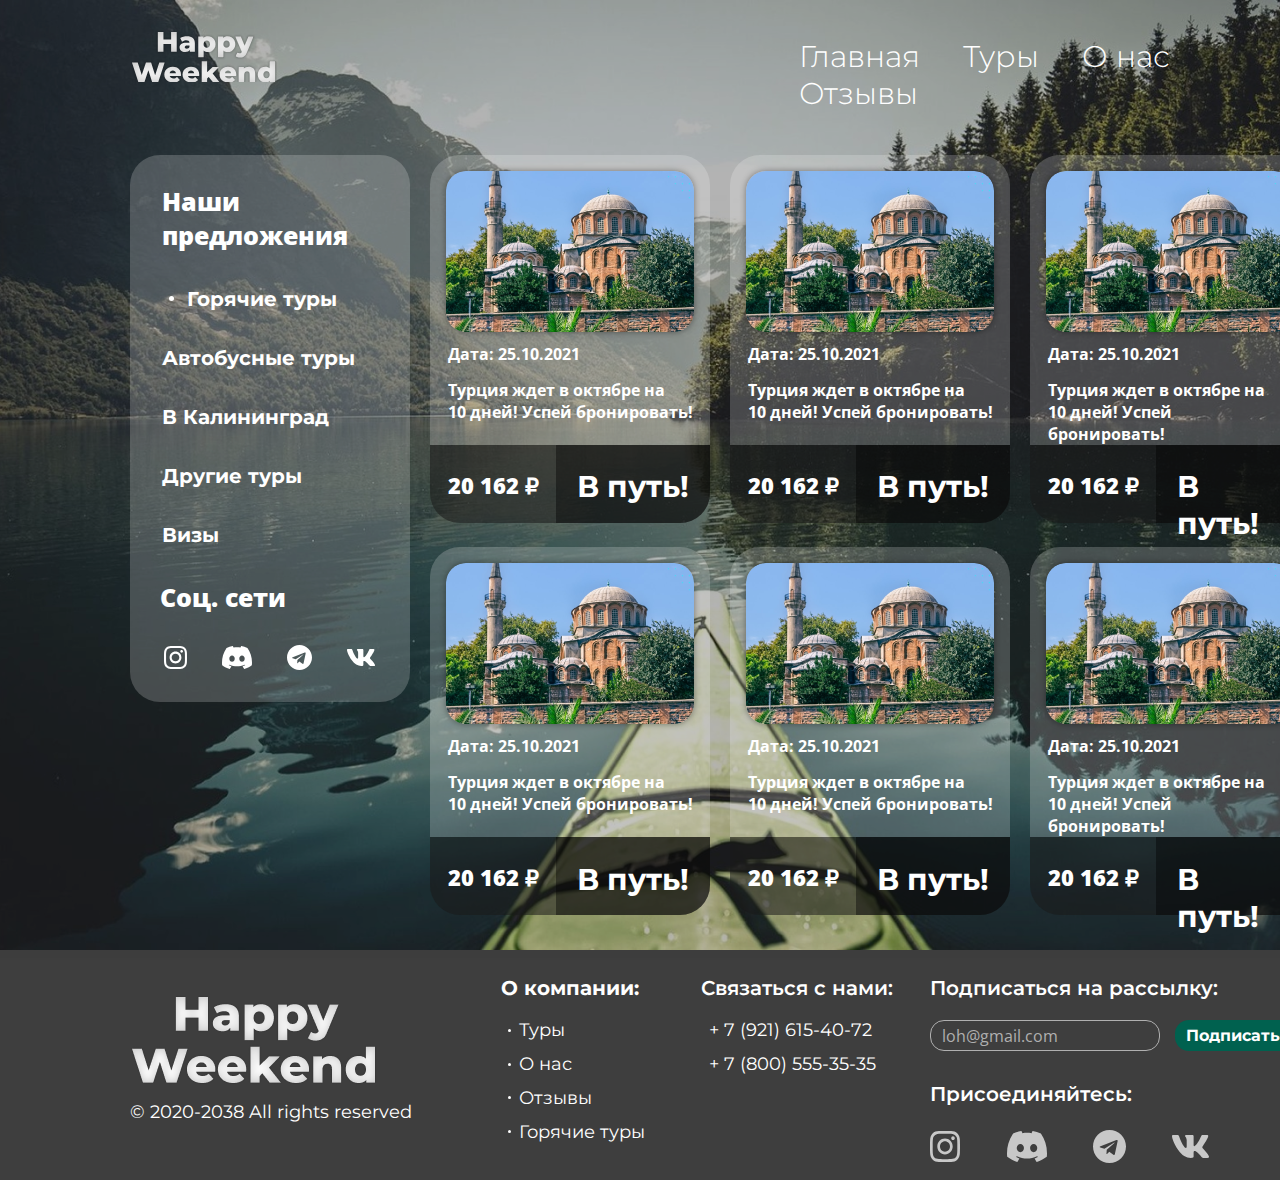
<file: tur_g1.html>
<!DOCTYPE html>
<html lang="ru">
<head>
    <meta charset="UTF-8">
    <meta http-equiv="X-UA-Compatible" content="IE=edge">
    <meta name="viewport" content="width=device-width, initial-scale=1.0">
    <title>Happy Weekend</title>
    <link rel="stylesheet" href="css/tur_g1.css">
    <link rel="preconnect" href="https://fonts.googleapis.com">
    <link rel="preconnect" href="https://fonts.gstatic.com" crossorigin>
    <link href="https://fonts.googleapis.com/css2?family=Montserrat:wght@100;200;300;400;500;600;700;800;900&family=Open+Sans:wght@300;400;500;600;700;800&display=swap" rel="stylesheet">
</head>
<body>
    <div class="main-bg"></div>
    <div class="main-bg2"><img src="img/turi/main-bg2.png" alt=""></div>
    <div class="main-bg3"><img src="img/glav/bg-phone.png" alt=""></div>
    <div class="footer-bg"></div>
    <div class="sub-footer-bg"></div>
    <header>
        <a href="index.html">
            <div class="header-logo"></div>
        </a>
        <a href="index.html">
            <div class="header-logo-phone"><img src="img/glav/logo-phone.png" alt=""></div>
        </a>
        <div class="menu-burger"><img src="img/glav/menu.png" alt=""></div>
        <div class="header-link">
            <a href="index.html">
                Главная
            </a>
            <a href="#">
                Туры
            </a>
            <a href="o_nas.html">
                О нас 
            </a>
            <a href="#">
                Отзывы
            </a>
        </div>
    </header>
    <section>
        <div class="uslugi">
            <div>
                <a  class="uslug1 usl1" href="turciya.html">
                    <div class="bg-usluga1"></div>
                    <img class="img-uslug1-phone" src="img/glav/img-phone.png" alt="">
                    <img class="img-uslug1" src="img/turi/img-usluga.png" alt="">
                    <div class="bg-cena1"></div>
                    <div class="sub-bg-cena1"></div>
                    <h1>
                        Дата: 25.10.2021
                    </h1>
                    <p>
                        Турция ждет в октябре на <br>
                        10 дней! Успей бронировать!
                    </p>
                    <h2>
                        20 162 ₽
                    </h2>
                    <h3>
                        В путь!
                    </h3>
                </a>
                <a class="uslug1 usl2" href="turciya.html">
                    <div class="bg-usluga1"></div>
                    <img class="img-uslug1-phone" src="img/glav/img-phone.png" alt="">
                    <img class="img-uslug1" src="img/turi/img-usluga.png" alt="">
                    <div class="bg-cena1"></div>
                    <div class="sub-bg-cena1"></div>
                    <h1>
                        Дата: 25.10.2021
                    </h1>
                    <p>
                        Турция ждет в октябре на <br>
                        10 дней! Успей бронировать!
                    </p>
                    <h2>
                        20 162 ₽
                    </h2>
                    <h3>
                        В путь!
                    </h3>
                </a>
                <a class="uslug1 usl3" href="turciya.html">
                    <div class="bg-usluga1"></div>
                    <img class="img-uslug1-phone" src="img/glav/img-phone.png" alt="">
                    <img class="img-uslug1" src="img/turi/img-usluga.png" alt="">
                    <div class="bg-cena1"></div>
                    <div class="sub-bg-cena1"></div>
                    <h1>
                        Дата: 25.10.2021
                    </h1>
                    <p>
                        Турция ждет в октябре на <br>
                        10 дней! Успей бронировать!
                    </p>
                    <h2>
                        20 162 ₽
                    </h2>
                    <h3>
                        В путь!
                    </h3>
                </a>
                <a class="uslug1 usl4" href="turciya.html">
                    <div class="bg-usluga1"></div>
                    <img class="img-uslug1-phone" src="img/glav/img-phone.png" alt="">
                    <img class="img-uslug1" src="img/turi/img-usluga.png" alt="">
                    <div class="bg-cena1"></div>
                    <div class="sub-bg-cena1"></div>
                    <h1>
                        Дата: 25.10.2021
                    </h1>
                    <p>
                        Турция ждет в октябре на <br>
                        10 дней! Успей бронировать!
                    </p>
                    <h2>
                        20 162 ₽
                    </h2>
                    <h3>
                        В путь!
                    </h3>
                </a>
                <a class="uslug1 usl5" href="turciya.html">
                    <div class="bg-usluga1"></div>
                    <img class="img-uslug1" src="img/turi/img-usluga.png" alt="">
                    <div class="bg-cena1"></div>
                    <div class="sub-bg-cena1"></div>
                    <h1>
                        Дата: 25.10.2021
                    </h1>
                    <p>
                        Турция ждет в октябре на <br>
                        10 дней! Успей бронировать!
                    </p>
                    <h2>
                        20 162 ₽
                    </h2>
                    <h3>
                        В путь!
                    </h3>
                </a>
                <a class="uslug1 usl6" href="turciya.html">
                    <div class="bg-usluga1"></div>
                    <img class="img-uslug1" src="img/turi/img-usluga.png" alt="">
                    <div class="bg-cena1"></div>
                    <div class="sub-bg-cena1"></div>
                    <h1>
                        Дата: 25.10.2021
                    </h1>
                    <p>
                        Турция ждет в октябре на <br>
                        10 дней! Успей бронировать!
                    </p>
                    <h2>
                        20 162 ₽
                    </h2>
                    <h3>
                        В путь!
                    </h3>
                </a>                
            </div>
        </div>
        <div class="menu">
            <div class="bg-menu"></div>
            <a href="index.html">
                <div class="logo-menu-phone"><img src="img/glav/logo-phone.png" alt=""></div>
            </a>
            <h1>
                Наши <br>
                предложения
            </h1>
            <div class="sub-menu">
                <div class="main">
                    <a href="#">
                        <img src="img/turi/ellipse.svg" alt="">
                        Горячие туры
                    </a>
                </div>
                <div>
                    <a href="tur_g2.html">
                        Автобусные туры
                    </a>
                </div>
                <div>
                    <a href="tur_g3.html">
                        В Калининград
                    </a>
                </div>
                <div>
                    <a href="tur_g4.html">
                        Другие туры
                    </a>
                </div>
                <div>
                    <a href="https://www.gosuslugi.ru/situation/go_to_travel/visa">
                        Визы
                    </a>
                </div>
            </div>
            <h2>
                Соц. сети
            </h2>
            <div class="menu-seti1">
                <a href="#"><img class="inst" src="img/turi/inst.svg" alt=""></a>
                <a href="#"><img class="ds" src="img/turi/ds.svg" alt=""></a>
                <a href="#"><img class="tg" src="img/turi/tg.svg" alt=""></a>
                <a href="#"><img class="vk" src="img/turi/vk.svg" alt=""></a>
            </div>
            <div class="menu-seti2">
                <a href="#"><img class="inst-menu" src="img/glav/inst-menu.svg" alt=""></a>
                <a href="#"><img class="ds-menu" src="img/glav/ds-menu.svg" alt=""></a>
                <a href="#"><img class="tg-menu" src="img/glav/tg-menu.svg" alt=""></a>
                <a href="#"><img class="vk-menu" src="img/glav/vk-menu.svg" alt=""></a>
            </div>
            <div class="svyaz-menu-phone">
                <h3>
                    Связаться с нами:
                </h3>
                <div class="tel-menu">
                    <div>
                        <a href="tel:+79216154072">
                            + 7 (921) 615-40-72
                        </a>
                    </div>
                    <div>
                        <a href="tel:+78005553535">
                            + 7 (800) 555-35-35
                        </a>
                    </div>
                </div>
            </div>
        </div>
    </section>
    <footer>
        <div class="logo-footer">
            <img class="img111" src="img/glav/logo2.png" alt="">
            <img class="img112" src="img/glav/logo-phone.png" alt="">
            <p>
                © 2020-2038 All rights reserved
            </p>
        </div>
        <div class="o_comp">
            <h1>
                О компании:
            </h1>
            <div class="p">
                <div>
                    <a href="tur_g1.html">
                        Туры
                    </a>
                </div>
                <div>
                    <a href="o_nas.html">
                        О нас
                    </a>
                </div>
                <div>
                    <a href="#">
                        Отзывы
                    </a>
                </div>
                <div>
                    <a href="tur_g1.html">
                        Горячие туры
                    </a>
                </div>
            </div>
            <div class="img-footer">
                <div>
                    <img src="img/glav/point.svg" alt="">
                </div>
                <div>
                    <img src="img/glav/point.svg" alt="">
                </div>
                <div>
                    <img src="img/glav/point.svg" alt="">
                </div>
                <div>
                    <img src="img/glav/point.svg" alt="">
                </div>
            </div>
        </div>
        <div class="svyaz-footer">
            <h1>
                Связаться с нами:
            </h1>
            <div class="ggg">
                <div>
                    <a href="tel:+79216154072">
                        + 7 (921) 615-40-72
                    </a>
                </div>
                <div>
                    <a href="tel:+78005553535">
                        + 7 (800) 555-35-35
                    </a>
                </div>
            </div>
        </div>
        <div class="rassilka">
            <h1>
                Подписаться на рассылку:
            </h1>
            <form action="">
                <input type="text" placeholder=" ">
                <p class="label">
                    loh@gmail.com
                </p>
                <button>
                    Подписаться
                </button>
            </form>
        </div>
        <div class="socseti">
            <h1>
                Присоединяйтесь:
            </h1>
            <div class="img-laptop">
                <a href="#">
                    <img class="img1-footer" src="img/glav/inst1.svg" alt="">
                </a>
                <a href="#">
                    <img class="img2-footer" src="img/glav/ds1.svg" alt="">
                </a>
                <a href="#">
                    <img class="img3-footer" src="img/glav/tg1.svg" alt="">
                </a>
                <a href="#">
                    <img class="img4-footer" src="img/glav/vk1.svg" alt="">
                </a>
            </div>
            <div class="img-phone">
                <a href="#">
                    <img class="img1-footer" src="img/glav/inst-phone.svg" alt="">
                </a>
                <a href="#">
                    <img class="img2-footer" src="img/glav/ds-phone.svg" alt="">
                </a>
                <a href="#">
                    <img class="img3-footer" src="img/glav/tg-phone.svg" alt="">
                </a>
                <a href="#">
                    <img class="img4-footer" src="img/glav/vk-phone.svg" alt="">
                </a>
            </div>
        </div>
        <div class="sub-footer">
            <h1>
                © Happy Weekend
            </h1>
            <p>
                © 2020-2038 All rights reserved
            </p>
        </div>
    </footer>
    <script src="https://code.jquery.com/jquery-3.6.0.slim.min.js" integrity="sha256-u7e5khyithlIdTpu22PHhENmPcRdFiHRjhAuHcs05RI=" crossorigin="anonymous"></script>
    <script>
        $ (function () {
            $ ('.menu-burger').click(function () {
                $ ('.menu').toggle('show-menu')
            })
        });
    </script>
</body>
</html>
</file>
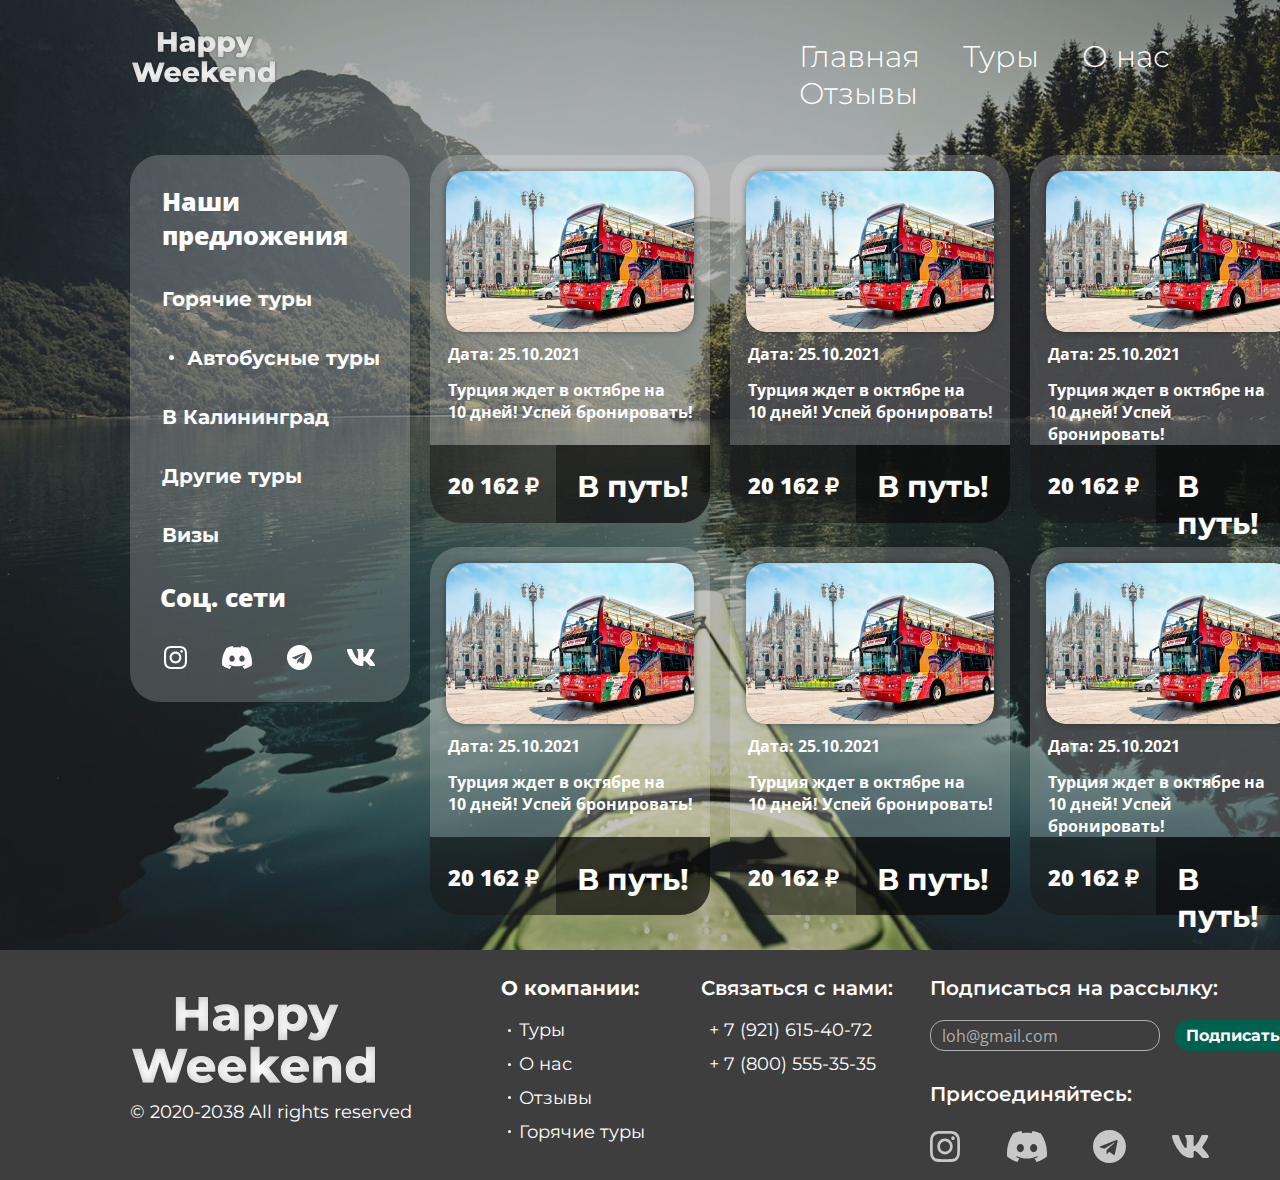
<file: tur_g2.html>
<!DOCTYPE html>
<html lang="ru">
<head>
    <meta charset="UTF-8">
    <meta http-equiv="X-UA-Compatible" content="IE=edge">
    <meta name="viewport" content="width=device-width, initial-scale=1.0">
    <title>Happy Weekend</title>
    <link rel="stylesheet" href="css/tur_g2.css">
    <link rel="preconnect" href="https://fonts.googleapis.com">
    <link rel="preconnect" href="https://fonts.gstatic.com" crossorigin>
    <link href="https://fonts.googleapis.com/css2?family=Montserrat:wght@100;200;300;400;500;600;700;800;900&family=Open+Sans:wght@300;400;500;600;700;800&display=swap" rel="stylesheet">
</head>
<body>
    <div class="main-bg"></div>
    <div class="main-bg2"><img src="img/turi/main-bg2.png" alt=""></div>
    <div class="main-bg3"><img src="img/glav/bg-phone.png" alt=""></div>
    <div class="footer-bg"></div>
    <div class="sub-footer-bg"></div>
    <header>
        <a href="index.html">
            <div class="header-logo"></div>
        </a>
        <a href="index.html">
            <div class="header-logo-phone"><img src="img/glav/logo-phone.png" alt=""></div>
        </a>
        <div class="menu-burger"><img src="img/glav/menu.png" alt=""></div>
        <div class="header-link">
            <a href="index.html">
                Главная
            </a>
            <a href="#">
                Туры
            </a>
            <a href="o_nas.html">
                О нас 
            </a>
            <a href="#">
                Отзывы
            </a>
        </div>
    </header>
    <section>
        <div class="uslugi">
            <div>
                <a class="uslug1 usl1" href="turciya.html">
                    <div class="bg-usluga1"></div>
                    <img class="img-uslug1" src="img/turi/img-avt.png" alt="">
                    <img class="img-uslug1-phone" src="img/turi/buse-phone.png" alt="">
                    <div class="bg-cena1"></div>
                    <div class="sub-bg-cena1"></div>
                    <h1>
                        Дата: 25.10.2021
                    </h1>
                    <p>
                        Турция ждет в октябре на <br>
                        10 дней! Успей бронировать!
                        </p>
                    <h2>
                        20 162 ₽
                    </h2>
                    <h3>
                        В путь!
                    </h3>
                </a>
                <a class="uslug1 usl2" href="turciya.html">
                    <div class="bg-usluga1"></div>
                    <img class="img-uslug1" src="img/turi/img-avt.png" alt="">
                    <img class="img-uslug1-phone" src="img/turi/buse-phone.png" alt="">
                    <div class="bg-cena1"></div>
                    <div class="sub-bg-cena1"></div>
                    <h1>
                        Дата: 25.10.2021
                    </h1>
                    <p>
                        Турция ждет в октябре на <br>
                        10 дней! Успей бронировать!
                    </p>
                    <h2>
                        20 162 ₽
                    </h2>
                    <h3>
                        В путь!
                    </h3>
                </a>
                <a class="uslug1 usl3" href="turciya.html">
                    <div class="bg-usluga1"></div>
                    <img class="img-uslug1" src="img/turi/img-avt.png" alt="">
                    <img class="img-uslug1-phone" src="img/turi/buse-phone.png" alt="">
                    <div class="bg-cena1"></div>
                    <div class="sub-bg-cena1"></div>
                    <h1>
                        Дата: 25.10.2021
                    </h1>
                    <p>
                        Турция ждет в октябре на <br>
                        10 дней! Успей бронировать!
                    </p>
                    <h2>
                        20 162 ₽
                    </h2>
                    <h3>
                        В путь!
                    </h3>
                </a>
                <a class="uslug1 usl4" href="turciya.html">
                    <div class="bg-usluga1"></div>
                    <img class="img-uslug1" src="img/turi/img-avt.png" alt="">
                    <img class="img-uslug1-phone" src="img/turi/buse-phone.png" alt="">
                    <div class="bg-cena1"></div>
                    <div class="sub-bg-cena1"></div>
                    <h1>
                        Дата: 25.10.2021
                    </h1>
                    <p>
                        Турция ждет в октябре на <br>
                        10 дней! Успей бронировать!
                    </p>
                    <h2>
                        20 162 ₽
                    </h2>
                    <h3>
                        В путь!
                    </h3>
                </a>
                <a class="uslug1 usl5" href="turciya.html">
                    <div class="bg-usluga1"></div>
                    <img class="img-uslug1" src="img/turi/img-avt.png" alt="">
                    <div class="bg-cena1"></div>
                    <div class="sub-bg-cena1"></div>
                    <h1>
                        Дата: 25.10.2021
                    </h1>
                    <p>
                        Турция ждет в октябре на <br>
                        10 дней! Успей бронировать!
                    </p>
                    <h2>
                        20 162 ₽
                    </h2>
                    <h3>
                        В путь!
                    </h3>
                </a>
                <a class="uslug1 usl6" href="turciya.html">
                    <div class="bg-usluga1"></div>
                    <img class="img-uslug1" src="img/turi/img-avt.png" alt="">
                    <div class="bg-cena1"></div>
                    <div class="sub-bg-cena1"></div>
                    <h1>
                        Дата: 25.10.2021
                    </h1>
                    <p>
                        Турция ждет в октябре на <br>
                        10 дней! Успей бронировать!
                    </p>
                    <h2>
                        20 162 ₽
                    </h2>
                    <h3>
                        В путь!
                    </h3>
                </a>                
            </div>
            <div class="menu">
                <div class="bg-menu"></div>
                <a href="index.html">
                    <div class="logo-menu-phone"><img src="img/glav/logo-phone.png" alt=""></div>
                </a>
                <h1>
                    Наши <br>
                    предложения
                </h1>
                <div class="sub-menu">
                    <div>
                        <a href="tur_g1.html">
                            Горячие туры
                        </a>
                    </div>
                    <div class="main">
                        <a href="#">
                            <img src="img/turi/ellipse.svg" alt="">
                            Автобусные туры
                        </a>
                    </div>
                    <div>
                        <a href="tur_g3.html">
                            В Калининград
                        </a>
                    </div>
                    <div>
                        <a href="tur_g4.html">
                            Другие туры
                        </a>
                    </div>
                    <div>
                        <a href="https://www.gosuslugi.ru/situation/go_to_travel/visa">
                            Визы
                        </a>
                    </div>
                </div>
                <h2>
                    Соц. сети
                </h2>
                <div class="menu-seti1">
                    <a href="#"><img class="inst" src="img/turi/inst.svg" alt=""></a>
                    <a href="#"><img class="ds" src="img/turi/ds.svg" alt=""></a>
                    <a href="#"><img class="tg" src="img/turi/tg.svg" alt=""></a>
                    <a href="#"><img class="vk" src="img/turi/vk.svg" alt=""></a>
                </div>
                <div class="menu-seti2">
                    <a href="#"><img class="inst-menu" src="img/glav/inst-menu.svg" alt=""></a>
                    <a href="#"><img class="ds-menu" src="img/glav/ds-menu.svg" alt=""></a>
                    <a href="#"><img class="tg-menu" src="img/glav/tg-menu.svg" alt=""></a>
                    <a href="#"><img class="vk-menu" src="img/glav/vk-menu.svg" alt=""></a>
                </div>
                <div class="svyaz-menu-phone">
                    <h3>
                        Связаться с нами:
                    </h3>
                    <div class="tel-menu">
                        <div>
                            <a href="tel:+79216154072">
                                + 7 (921) 615-40-72
                            </a>
                        </div>
                        <div>
                            <a href="tel:+78005553535">
                                + 7 (800) 555-35-35
                            </a>
                        </div>
                    </div>
                </div>
            </div>
        </div>
    </section>
    <footer>
        <div class="logo-footer">
            <img class="img111" src="img/glav/logo2.png" alt="">
            <img class="img112" src="img/glav/logo-phone.png" alt="">
            <p>
                © 2020-2038 All rights reserved
            </p>
        </div>
        <div class="o_comp">
            <h1>
                О компании:
            </h1>
            <div class="p">
                <div>
                    <a href="tur_g1.html">
                        Туры
                    </a>
                </div>
                <div>
                    <a href="o_nas.html">
                        О нас
                    </a>
                </div>
                <div>
                    <a href="#">
                        Отзывы
                    </a>
                </div>
                <div>
                    <a href="tur_g1.html">
                        Горячие туры
                    </a>
                </div>
            </div>
            <div class="img-footer">
                <div>
                    <img src="img/glav/point.svg" alt="">
                </div>
                <div>
                    <img src="img/glav/point.svg" alt="">
                </div>
                <div>
                    <img src="img/glav/point.svg" alt="">
                </div>
                <div>
                    <img src="img/glav/point.svg" alt="">
                </div>
            </div>
        </div>
        <div class="svyaz-footer">
            <h1>
                Связаться с нами:
            </h1>
            <div class="ggg">
                <div>
                    <a href="tel:+79216154072">
                        + 7 (921) 615-40-72
                    </a>
                </div>
                <div>
                    <a href="tel:+78005553535">
                        + 7 (800) 555-35-35
                    </a>
                </div>
            </div>
        </div>
        <div class="rassilka">
            <h1>
                Подписаться на рассылку:
            </h1>
            <form action="">
                <input type="text" placeholder=" ">
                <p class="label">
                    loh@gmail.com
                </p>
                <button>
                    Подписаться
                </button>
            </form>
        </div>
        <div class="socseti">
            <h1>
                Присоединяйтесь:
            </h1>
            <div class="img-laptop">
                <a href="#">
                    <img class="img1-footer" src="img/glav/inst1.svg" alt="">
                </a>
                <a href="#">
                    <img class="img2-footer" src="img/glav/ds1.svg" alt="">
                </a>
                <a href="#">
                    <img class="img3-footer" src="img/glav/tg1.svg" alt="">
                </a>
                <a href="#">
                    <img class="img4-footer" src="img/glav/vk1.svg" alt="">
                </a>
            </div>
            <div class="img-phone">
                <a href="#">
                    <img class="img1-footer" src="img/glav/inst-phone.svg" alt="">
                </a>
                <a href="#">
                    <img class="img2-footer" src="img/glav/ds-phone.svg" alt="">
                </a>
                <a href="#">
                    <img class="img3-footer" src="img/glav/tg-phone.svg" alt="">
                </a>
                <a href="#">
                    <img class="img4-footer" src="img/glav/vk-phone.svg" alt="">
                </a>
            </div>
        </div>
        <div class="sub-footer">
            <h1>
                © Happy Weekend
            </h1>
            <p>
                © 2020-2038 All rights reserved
            </p>
        </div>
    </footer>
    <script src="https://code.jquery.com/jquery-3.6.0.slim.min.js" integrity="sha256-u7e5khyithlIdTpu22PHhENmPcRdFiHRjhAuHcs05RI=" crossorigin="anonymous"></script>
    <script>
        $ (function () {
            $ ('.menu-burger').click(function () {
                $ ('.menu').toggle('show-menu')
            })
        });
    </script>
</body>
</html>
</file>
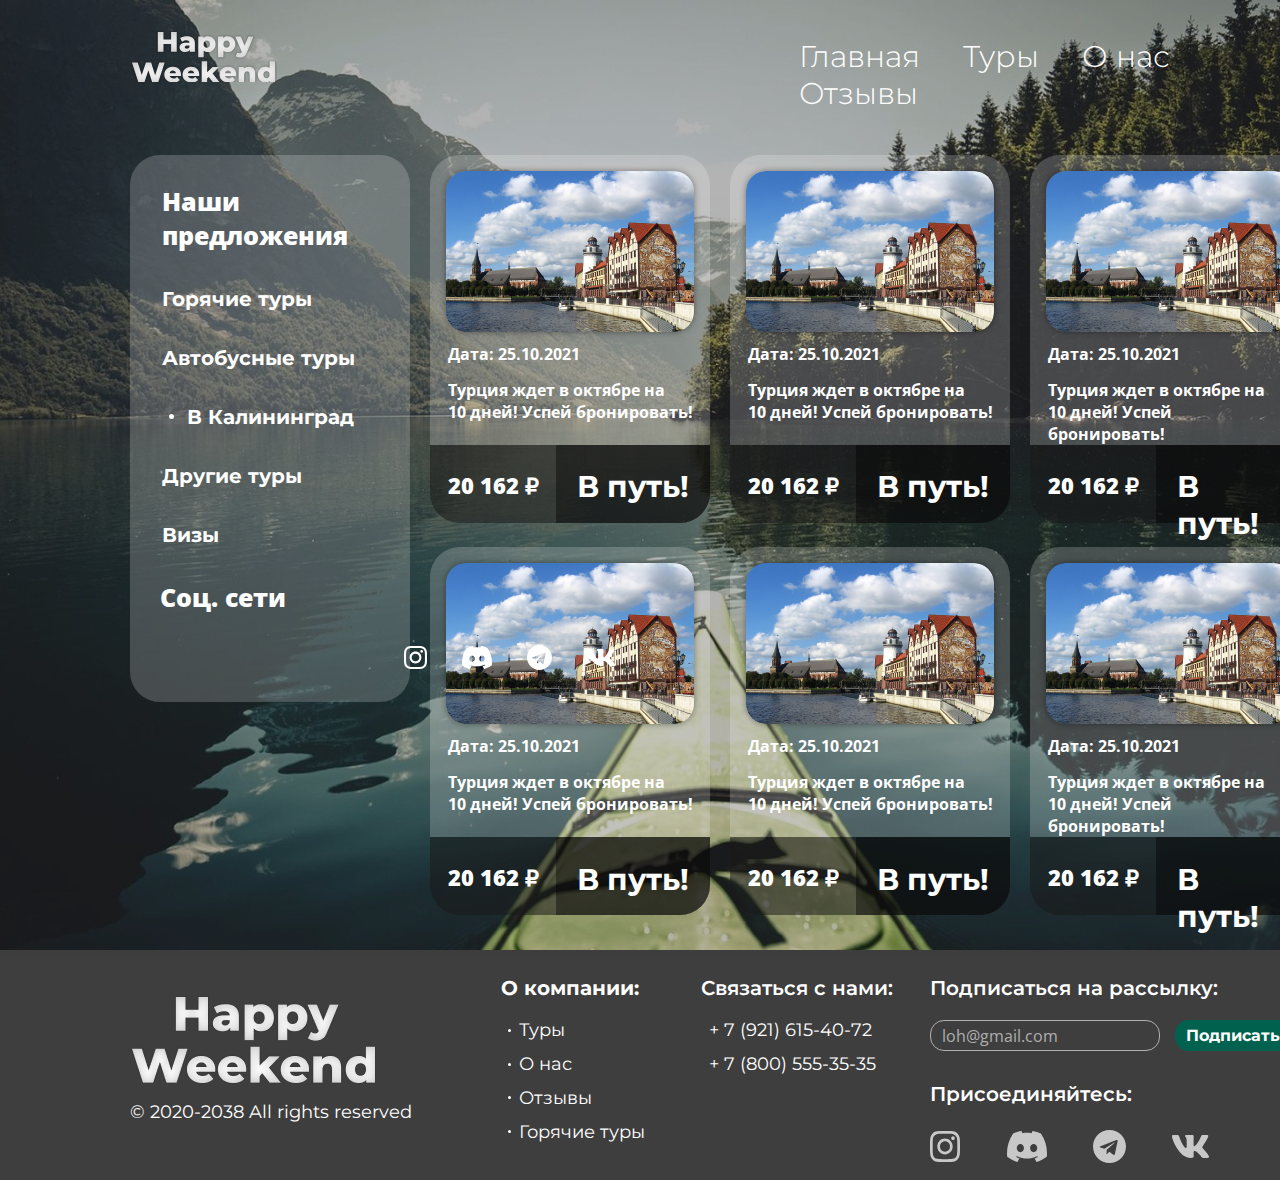
<file: tur_g3.html>
<!DOCTYPE html>
<html lang="ru">
<head>
    <meta charset="UTF-8">
    <meta http-equiv="X-UA-Compatible" content="IE=edge">
    <meta name="viewport" content="width=device-width, initial-scale=1.0">
    <title>Happy Weekend</title>
    <link rel="stylesheet" href="css/tur_g3.css">
    <link rel="preconnect" href="https://fonts.googleapis.com">
    <link rel="preconnect" href="https://fonts.gstatic.com" crossorigin>
    <link href="https://fonts.googleapis.com/css2?family=Montserrat:wght@100;200;300;400;500;600;700;800;900&family=Open+Sans:wght@300;400;500;600;700;800&display=swap" rel="stylesheet">
</head>
<body>
    <div class="main-bg"></div>
    <div class="main-bg2"><img src="img/turi/main-bg2.png" alt=""></div>
    <div class="main-bg3"><img src="img/glav/bg-phone.png" alt=""></div>
    <div class="footer-bg"></div>
    <div class="sub-footer-bg"></div>
    <header>
        <a href="index.html">
            <div class="header-logo"></div>
        </a>
        <a href="index.html">
            <div class="header-logo-phone"><img src="img/glav/logo-phone.png" alt=""></div>
        </a>
        <div class="menu-burger"><img src="img/glav/menu.png" alt=""></div>
        <div class="header-link">
            <a href="index.html">
                Главная
            </a>
            <a href="#">
                Туры
            </a>
            <a href="o_nas.html">
                О нас 
            </a>
            <a href="#">
                Отзывы
            </a>
        </div>
    </header>
    <section>
        <div class="uslugi">
            <div>
                <a  class="uslug1 usl1" href="turciya.html">
                    <div class="bg-usluga1"></div>
                    <img class="img-uslug1" src="img/turi/img-kld.png" alt="">
                    <img class="img-uslug1-phone" src="img/turi/kld-phone.png" alt="">
                    <div class="bg-cena1"></div>
                    <div class="sub-bg-cena1"></div>
                    <h1>
                        Дата: 25.10.2021
                    </h1>
                    <p>
                        Турция ждет в октябре на <br>
                        10 дней! Успей бронировать!
                        </p>
                    <h2>
                        20 162 ₽
                    </h2>
                    <h3>
                        В путь!
                    </h3>
                </a>
                <a class="uslug1 usl2" href="turciya.html">
                    <div class="bg-usluga1"></div>
                    <img class="img-uslug1" src="img/turi/img-kld.png" alt="">
                    <img class="img-uslug1-phone" src="img/turi/kld-phone.png" alt="">
                    <div class="bg-cena1"></div>
                    <div class="sub-bg-cena1"></div>
                    <h1>
                        Дата: 25.10.2021
                    </h1>
                    <p>
                        Турция ждет в октябре на <br>
                        10 дней! Успей бронировать!
                    </p>
                    <h2>
                        20 162 ₽
                    </h2>
                    <h3>
                        В путь!
                    </h3>
                </a>
                <a class="uslug1 usl3" href="turciya.html">
                    <div class="bg-usluga1"></div>
                    <img class="img-uslug1" src="img/turi/img-kld.png" alt="">
                    <img class="img-uslug1-phone" src="img/turi/kld-phone.png" alt="">
                    <div class="bg-cena1"></div>
                    <div class="sub-bg-cena1"></div>
                    <h1>
                        Дата: 25.10.2021
                    </h1>
                    <p>
                        Турция ждет в октябре на <br>
                        10 дней! Успей бронировать!
                    </p>
                    <h2>
                        20 162 ₽
                    </h2>
                    <h3>
                        В путь!
                    </h3>
                </a>
                <a class="uslug1 usl4" href="turciya.html">
                    <div class="bg-usluga1"></div>
                    <img class="img-uslug1" src="img/turi/img-kld.png" alt="">
                    <img class="img-uslug1-phone" src="img/turi/kld-phone.png" alt="">
                    <div class="bg-cena1"></div>
                    <div class="sub-bg-cena1"></div>
                    <h1>
                        Дата: 25.10.2021
                    </h1>
                    <p>
                        Турция ждет в октябре на <br>
                        10 дней! Успей бронировать!
                    </p>
                    <h2>
                        20 162 ₽
                    </h2>
                    <h3>
                        В путь!
                    </h3>
                </a>
                <a class="uslug1 usl5" href="turciya.html">
                    <div class="bg-usluga1"></div>
                    <img class="img-uslug1" src="img/turi/img-kld.png" alt="">
                    <div class="bg-cena1"></div>
                    <div class="sub-bg-cena1"></div>
                    <h1>
                        Дата: 25.10.2021
                    </h1>
                    <p>
                        Турция ждет в октябре на <br>
                        10 дней! Успей бронировать!
                    </p>
                    <h2>
                        20 162 ₽
                    </h2>
                    <h3>
                        В путь!
                    </h3>
                </a>
                <a class="uslug1 usl6" href="turciya.html">
                    <div class="bg-usluga1"></div>
                    <img class="img-uslug1" src="img/turi/img-kld.png" alt="">
                    <div class="bg-cena1"></div>
                    <div class="sub-bg-cena1"></div>
                    <h1>
                        Дата: 25.10.2021
                    </h1>
                    <p>
                        Турция ждет в октябре на <br>
                        10 дней! Успей бронировать!
                    </p>
                    <h2>
                        20 162 ₽
                    </h2>
                    <h3>
                        В путь!
                    </h3>
                </a>                
            </div>
            <div class="menu">
                <div class="bg-menu"></div>
                <a href="index.html">
                    <div class="logo-menu-phone"><img src="img/glav/logo-phone.png" alt=""></div>
                </a>
                <h1>
                    Наши <br>
                    предложения
                </h1>
                <div class="sub-menu">
                    <div>
                        <a href="tur_g1.html">
                            Горячие туры
                        </a>
                    </div>
                    <div>
                        <a href="tur_g2.html">
                            
                            Автобусные туры
                        </a>
                    </div>
                    <div class="main">
                        <a href="#">
                            <img src="img/turi/ellipse.svg" alt="">
                            В Калининград
                        </a>
                    </div>
                    <div>
                        <a href="tur_g4.html">
                            Другие туры
                        </a>
                    </div>
                    <div>
                        <a href="https://www.gosuslugi.ru/situation/go_to_travel/visa">
                            Визы
                        </a>
                    </div>
                </div>
                <h2>
                    Соц. сети
                </h2>
                <div class="menu-seti1">
                    <a href="#"><img class="inst" src="img/turi/inst.svg" alt=""></a>
                    <a href="#"><img class="ds" src="img/turi/ds.svg" alt=""></a>
                    <a href="#"><img class="tg" src="img/turi/tg.svg" alt=""></a>
                    <a href="#"><img class="vk" src="img/turi/vk.svg" alt=""></a>
                </div>
                <div class="menu-seti2">
                    <a href="#"><img class="inst-menu" src="img/glav/inst-menu.svg" alt=""></a>
                    <a href="#"><img class="ds-menu" src="img/glav/ds-menu.svg" alt=""></a>
                    <a href="#"><img class="tg-menu" src="img/glav/tg-menu.svg" alt=""></a>
                    <a href="#"><img class="vk-menu" src="img/glav/vk-menu.svg" alt=""></a>
                </div>
                <div class="svyaz-menu-phone">
                    <h3>
                        Связаться с нами:
                    </h3>
                    <div class="tel-menu">
                        <div>
                            <a href="tel:+79216154072">
                                + 7 (921) 615-40-72
                            </a>
                        </div>
                        <div>
                            <a href="tel:+78005553535">
                                + 7 (800) 555-35-35
                            </a>
                        </div>
                    </div>
                </div>
            </div>
        </div>
    </section>
    <footer>
        <div class="logo-footer">
            <img class="img111" src="img/glav/logo2.png" alt="">
            <img class="img112" src="img/glav/logo-phone.png" alt="">
            <p>
                © 2020-2038 All rights reserved
            </p>
        </div>
        <div class="o_comp">
            <h1>
                О компании:
            </h1>
            <div class="p">
                <div>
                    <a href="tur_g1.html">
                        Туры
                    </a>
                </div>
                <div>
                    <a href="o_nas.html">
                        О нас
                    </a>
                </div>
                <div>
                    <a href="#">
                        Отзывы
                    </a>
                </div>
                <div>
                    <a href="tur_g1.html">
                        Горячие туры
                    </a>
                </div>
            </div>
            <div class="img-footer">
                <div>
                    <img src="img/glav/point.svg" alt="">
                </div>
                <div>
                    <img src="img/glav/point.svg" alt="">
                </div>
                <div>
                    <img src="img/glav/point.svg" alt="">
                </div>
                <div>
                    <img src="img/glav/point.svg" alt="">
                </div>
            </div>
        </div>
        <div class="svyaz-footer">
            <h1>
                Связаться с нами:
            </h1>
            <div class="ggg">
                <div>
                    <a href="tel:+79216154072">
                        + 7 (921) 615-40-72
                    </a>
                </div>
                <div>
                    <a href="tel:+78005553535">
                        + 7 (800) 555-35-35
                    </a>
                </div>
            </div>
        </div>
        <div class="rassilka">
            <h1>
                Подписаться на рассылку:
            </h1>
            <form action="">
                <input type="text" placeholder=" ">
                <p class="label">
                    loh@gmail.com
                </p>
                <button>
                    Подписаться
                </button>
            </form>
        </div>
        <div class="socseti">
            <h1>
                Присоединяйтесь:
            </h1>
            <div class="img-laptop">
                <a href="#">
                    <img class="img1-footer" src="img/glav/inst1.svg" alt="">
                </a>
                <a href="#">
                    <img class="img2-footer" src="img/glav/ds1.svg" alt="">
                </a>
                <a href="#">
                    <img class="img3-footer" src="img/glav/tg1.svg" alt="">
                </a>
                <a href="#">
                    <img class="img4-footer" src="img/glav/vk1.svg" alt="">
                </a>
            </div>
            <div class="img-phone">
                <a href="#">
                    <img class="img1-footer" src="img/glav/inst-phone.svg" alt="">
                </a>
                <a href="#">
                    <img class="img2-footer" src="img/glav/ds-phone.svg" alt="">
                </a>
                <a href="#">
                    <img class="img3-footer" src="img/glav/tg-phone.svg" alt="">
                </a>
                <a href="#">
                    <img class="img4-footer" src="img/glav/vk-phone.svg" alt="">
                </a>
            </div>
        </div>
        <div class="sub-footer">
            <h1>
                © Happy Weekend
            </h1>
            <p>
                © 2020-2038 All rights reserved
            </p>
        </div>
    </footer>
    <script src="https://code.jquery.com/jquery-3.6.0.slim.min.js" integrity="sha256-u7e5khyithlIdTpu22PHhENmPcRdFiHRjhAuHcs05RI=" crossorigin="anonymous"></script>
    <script>
        $ (function () {
            $ ('.menu-burger').click(function () {
                $ ('.menu').toggle('show-menu')
            })
        });
    </script>
</body>
</html>
</file>
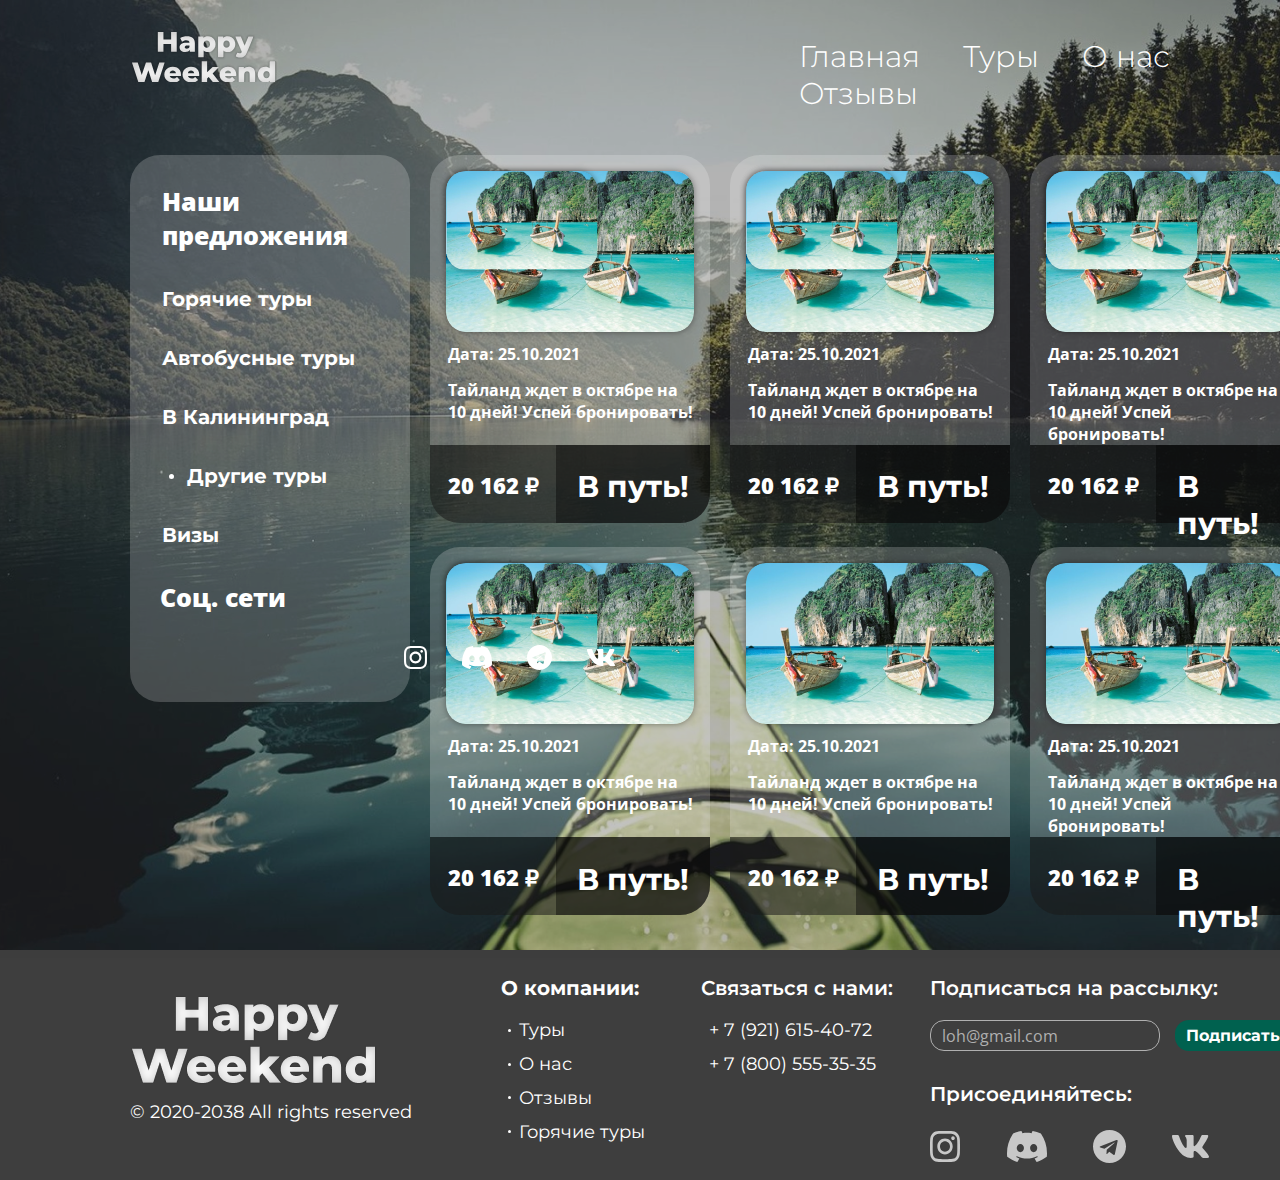
<file: tur_g4.html>
<!DOCTYPE html>
<html lang="ru">
<head>
    <meta charset="UTF-8">
    <meta http-equiv="X-UA-Compatible" content="IE=edge">
    <meta name="viewport" content="width=device-width, initial-scale=1.0">
    <title>Happy Weekend</title>
    <link rel="stylesheet" href="css/tur_g4.css">
    <link rel="preconnect" href="https://fonts.googleapis.com">
    <link rel="preconnect" href="https://fonts.gstatic.com" crossorigin>
    <link href="https://fonts.googleapis.com/css2?family=Montserrat:wght@100;200;300;400;500;600;700;800;900&family=Open+Sans:wght@300;400;500;600;700;800&display=swap" rel="stylesheet">
</head>
<body>
    <div class="main-bg"></div>
    <div class="main-bg2"><img src="img/turi/main-bg2.png" alt=""></div>
    <div class="main-bg3"><img src="img/glav/bg-phone.png" alt=""></div>
    <div class="footer-bg"></div>
    <div class="sub-footer-bg"></div>
    <header>
        <a href="index.html">
            <div class="header-logo"></div>
        </a>
        <a href="index.html">
            <div class="header-logo-phone"><img src="img/glav/logo-phone.png" alt=""></div>
        </a>
        <div class="menu-burger"><img src="img/glav/menu.png" alt=""></div>
        <div class="header-link">
            <a href="index.html">
                Главная
            </a>
            <a href="#">
                Туры
            </a>
            <a href="o_nas.html">
                О нас 
            </a>
            <a href="#">
                Отзывы
            </a>
        </div>
    </header>
    <section>
        <div class="uslugi">
            <div>
                <a  class="uslug1 usl1" href="turciya.html">
                    <div class="bg-usluga1"></div>
                    <img class="img-uslug1" src="img/turi/img-tai.png" alt="">
                    <img class="img-uslug1" src="img/turi/hz-chto-eto.png" alt="">
                    <div class="bg-cena1"></div>
                    <div class="sub-bg-cena1"></div>
                    <h1>
                        Дата: 25.10.2021
                    </h1>
                    <p>
                        Тайланд ждет в октябре на <br>
                        10 дней! Успей бронировать!
                        </p>
                    <h2>
                        20 162 ₽
                    </h2>
                    <h3>
                        В путь!
                    </h3>
                </a>
                <a class="uslug1 usl2" href="turciya.html">
                    <div class="bg-usluga1"></div>
                    <img class="img-uslug1" src="img/turi/img-tai.png" alt="">
                    <img class="img-uslug1" src="img/turi/hz-chto-eto.png" alt="">
                    <div class="bg-cena1"></div>
                    <div class="sub-bg-cena1"></div>
                    <h1>
                        Дата: 25.10.2021
                    </h1>
                    <p>
                        Тайланд ждет в октябре на <br>
                        10 дней! Успей бронировать!
                    </p>
                    <h2>
                        20 162 ₽
                    </h2>
                    <h3>
                        В путь!
                    </h3>
                </a>
                <a class="uslug1 usl3" href="turciya.html">
                    <div class="bg-usluga1"></div>
                    <img class="img-uslug1" src="img/turi/img-tai.png" alt="">
                    <img class="img-uslug1" src="img/turi/hz-chto-eto.png" alt="">
                    <div class="bg-cena1"></div>
                    <div class="sub-bg-cena1"></div>
                    <h1>
                        Дата: 25.10.2021
                    </h1>
                    <p>
                        Тайланд ждет в октябре на <br>
                        10 дней! Успей бронировать!
                    </p>
                    <h2>
                        20 162 ₽
                    </h2>
                    <h3>
                        В путь!
                    </h3>
                </a>
                <a class="uslug1 usl4" href="turciya.html">
                    <div class="bg-usluga1"></div>
                    <img class="img-uslug1" src="img/turi/img-tai.png" alt="">
                    <img class="img-uslug1" src="img/turi/hz-chto-eto.png" alt="">
                    <div class="bg-cena1"></div>
                    <div class="sub-bg-cena1"></div>
                    <h1>
                        Дата: 25.10.2021
                    </h1>
                    <p>
                        Тайланд ждет в октябре на <br>
                        10 дней! Успей бронировать!
                    </p>
                    <h2>
                        20 162 ₽
                    </h2>
                    <h3>
                        В путь!
                    </h3>
                </a>
                <a class="uslug1 usl5" href="turciya.html">
                    <div class="bg-usluga1"></div>
                    <img class="img-uslug1" src="img/turi/img-tai.png" alt="">
                    <div class="bg-cena1"></div>
                    <div class="sub-bg-cena1"></div>
                    <h1>
                        Дата: 25.10.2021
                    </h1>
                    <p>
                        Тайланд ждет в октябре на <br>
                        10 дней! Успей бронировать!
                    </p>
                    <h2>
                        20 162 ₽
                    </h2>
                    <h3>
                        В путь!
                    </h3>
                </a>
                <a class="uslug1 usl6" href="turciya.html">
                    <div class="bg-usluga1"></div>
                    <img class="img-uslug1" src="img/turi/img-tai.png" alt="">
                    <div class="bg-cena1"></div>
                    <div class="sub-bg-cena1"></div>
                    <h1>
                        Дата: 25.10.2021
                    </h1>
                    <p>
                        Тайланд ждет в октябре на <br>
                        10 дней! Успей бронировать!
                    </p>
                    <h2>
                        20 162 ₽
                    </h2>
                    <h3>
                        В путь!
                    </h3>
                </a>                
            </div>
            <div class="menu">
                <div class="bg-menu"></div>
                <a href="index.html">
                    <div class="logo-menu-phone"><img src="img/glav/logo-phone.png" alt=""></div>
                </a>
                <h1>
                    Наши <br>
                    предложения
                </h1>
                <div class="sub-menu">
                    <div>
                        <a href="tur_g1.html">
                            Горячие туры
                        </a>
                    </div>
                    <div>
                        <a href="tur_g2.html">
                            
                            Автобусные туры
                        </a>
                    </div>
                    <div>
                        <a href="tur_g3.html">
                            В Калининград
                        </a>
                    </div>
                    <div class="main">
                        <a href="#">
                            <img src="img/turi/ellipse.svg" alt="">
                            Другие туры
                        </a>
                    </div>
                    <div>
                        <a href="https://www.gosuslugi.ru/situation/go_to_travel/visa">
                            Визы
                        </a>
                    </div>
                </div>
                <h2>
                    Соц. сети
                </h2>
                <div class="menu-seti1">
                    <a href="#"><img class="inst" src="img/turi/inst.svg" alt=""></a>
                    <a href="#"><img class="ds" src="img/turi/ds.svg" alt=""></a>
                    <a href="#"><img class="tg" src="img/turi/tg.svg" alt=""></a>
                    <a href="#"><img class="vk" src="img/turi/vk.svg" alt=""></a>
                </div>
                <div class="menu-seti2">
                    <a href="#"><img class="inst-menu" src="img/glav/inst-menu.svg" alt=""></a>
                    <a href="#"><img class="ds-menu" src="img/glav/ds-menu.svg" alt=""></a>
                    <a href="#"><img class="tg-menu" src="img/glav/tg-menu.svg" alt=""></a>
                    <a href="#"><img class="vk-menu" src="img/glav/vk-menu.svg" alt=""></a>
                </div>
                <div class="svyaz-menu-phone">
                    <h3>
                        Связаться с нами:
                    </h3>
                    <div class="tel-menu">
                        <div>
                            <a href="tel:+79216154072">
                                + 7 (921) 615-40-72
                            </a>
                        </div>
                        <div>
                            <a href="tel:+78005553535">
                                + 7 (800) 555-35-35
                            </a>
                        </div>
                    </div>
                </div>
            </div>
        </div>
    </section>
    <footer>
        <div class="logo-footer">
            <img class="img111" src="img/glav/logo2.png" alt="">
            <img class="img112" src="img/glav/logo-phone.png" alt="">
            <p>
                © 2020-2038 All rights reserved
            </p>
        </div>
        <div class="o_comp">
            <h1>
                О компании:
            </h1>
            <div class="p">
                <div>
                    <a href="tur_g1.html">
                        Туры
                    </a>
                </div>
                <div>
                    <a href="o_nas.html">
                        О нас
                    </a>
                </div>
                <div>
                    <a href="#">
                        Отзывы
                    </a>
                </div>
                <div>
                    <a href="tur_g1.html">
                        Горячие туры
                    </a>
                </div>
            </div>
            <div class="img-footer">
                <div>
                    <img src="img/glav/point.svg" alt="">
                </div>
                <div>
                    <img src="img/glav/point.svg" alt="">
                </div>
                <div>
                    <img src="img/glav/point.svg" alt="">
                </div>
                <div>
                    <img src="img/glav/point.svg" alt="">
                </div>
            </div>
        </div>
        <div class="svyaz-footer">
            <h1>
                Связаться с нами:
            </h1>
            <div class="ggg">
                <div>
                    <a href="tel:+79216154072">
                        + 7 (921) 615-40-72
                    </a>
                </div>
                <div>
                    <a href="tel:+78005553535">
                        + 7 (800) 555-35-35
                    </a>
                </div>
            </div>
        </div>
        <div class="rassilka">
            <h1>
                Подписаться на рассылку:
            </h1>
            <form action="">
                <input type="text" placeholder=" ">
                <p class="label">
                    loh@gmail.com
                </p>
                <button>
                    Подписаться
                </button>
            </form>
        </div>
        <div class="socseti">
            <h1>
                Присоединяйтесь:
            </h1>
            <div class="img-laptop">
                <a href="#">
                    <img class="img1-footer" src="img/glav/inst1.svg" alt="">
                </a>
                <a href="#">
                    <img class="img2-footer" src="img/glav/ds1.svg" alt="">
                </a>
                <a href="#">
                    <img class="img3-footer" src="img/glav/tg1.svg" alt="">
                </a>
                <a href="#">
                    <img class="img4-footer" src="img/glav/vk1.svg" alt="">
                </a>
            </div>
            <div class="img-phone">
                <a href="#">
                    <img class="img1-footer" src="img/glav/inst-phone.svg" alt="">
                </a>
                <a href="#">
                    <img class="img2-footer" src="img/glav/ds-phone.svg" alt="">
                </a>
                <a href="#">
                    <img class="img3-footer" src="img/glav/tg-phone.svg" alt="">
                </a>
                <a href="#">
                    <img class="img4-footer" src="img/glav/vk-phone.svg" alt="">
                </a>
            </div>
        </div>
        <div class="sub-footer">
            <h1>
                © Happy Weekend
            </h1>
            <p>
                © 2020-2038 All rights reserved
            </p>
        </div>
    </footer>
    <script src="https://code.jquery.com/jquery-3.6.0.slim.min.js" integrity="sha256-u7e5khyithlIdTpu22PHhENmPcRdFiHRjhAuHcs05RI=" crossorigin="anonymous"></script>
    <script>
        $ (function () {
            $ ('.menu-burger').click(function () {
                $ ('.menu').toggle('show-menu')
            })
        });
    </script>
</body>
</html>
</file>
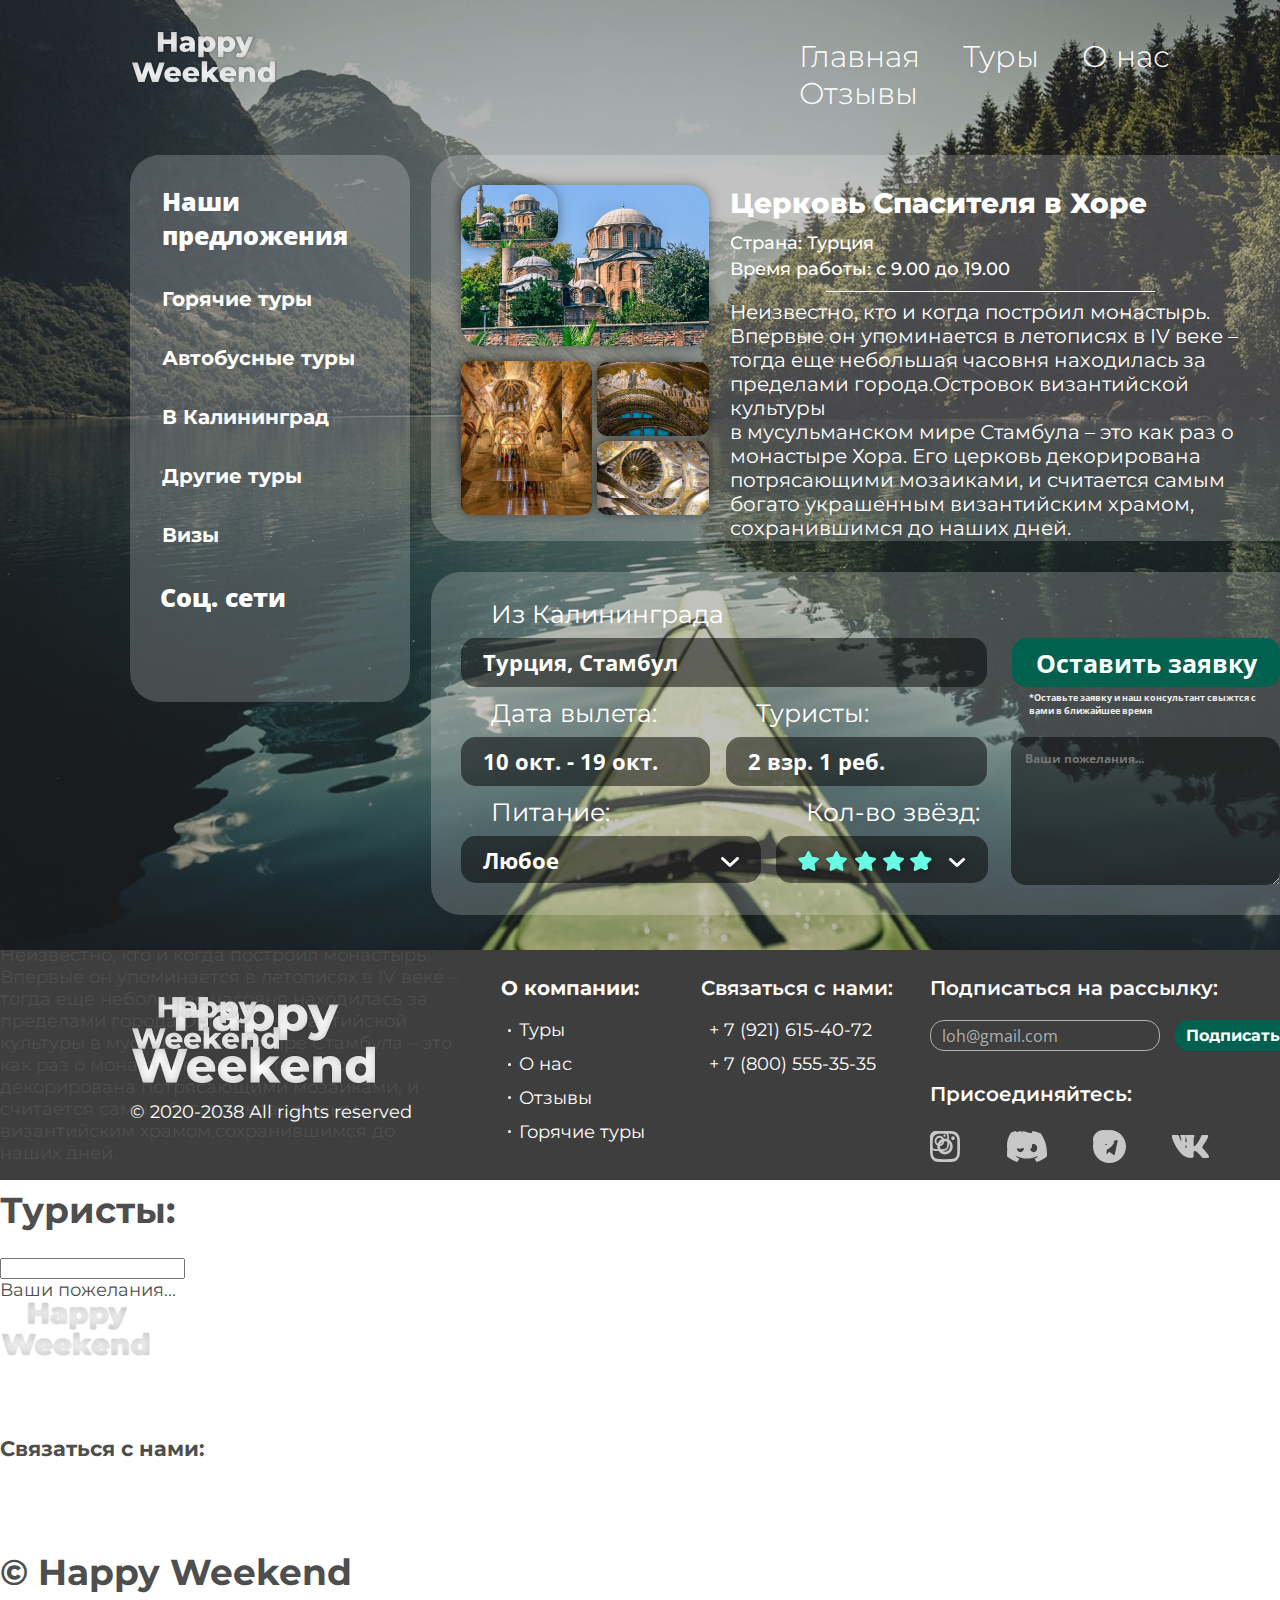
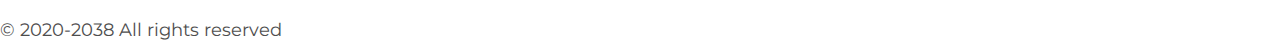
<file: turciya.html>
<!DOCTYPE html>
<html lang="ru">
<head>
    <meta charset="UTF-8">
    <meta http-equiv="X-UA-Compatible" content="IE=edge">
    <meta name="viewport" content="width=device-width, initial-scale=1.0">
    <title>Happy Weekend</title>
    <link rel="stylesheet" href="css/turciya.css">
    <link rel="preconnect" href="https://fonts.googleapis.com">
    <link rel="preconnect" href="https://fonts.gstatic.com" crossorigin>
    <link href="https://fonts.googleapis.com/css2?family=Montserrat:wght@100;200;300;400;500;600;700;800;900&family=Open+Sans:wght@300;400;500;600;700;800&display=swap" rel="stylesheet">
</head>
<body>
    <div class="main-bg"></div>
    <div class="main-bg2"><img src="img/turi/main-bg2.png" alt=""></div>
    <div class="main-bg3"><img src="img/glav/bg-phone.png" alt=""></div>
    <div class="footer-bg"></div>
    <div class="sub-footer-bg"></div>
    <header>
        <a href="index.html">
            <div class="header-logo"></div>
        </a>
        <a href="index.html">
            <div class="header-logo-phone"><img src="img/glav/logo-phone.png" alt=""></div>
        </a>
        <div class="menu-burger"><img src="img/glav/menu.png" alt=""></div>
        <div class="header-link">
            <a href="index.html">
                Главная
            </a>
            <a href="tur_g1.html">
                Туры
            </a>
            <a href="o_nas.html">
                О нас 
            </a>
            <a href="#">
                Отзывы
            </a>
        </div>
    </header>
    <section>
        <div class="content">
            <div class="bg-content"></div>
            <div class="img-content1">
                <img class="img1" src="img/turciya/img1.png" alt="">
                <img class="img2" src="img/turciya/img2.png" alt="">
                <img class="img3" src="img/turciya/img3.png" alt="">
                <img class="img4" src="img/turciya/img4.png" alt="">
            </div>
            <div class="img-content2">
                <img class="img1" src="img/turciya/img1-phone.png" alt="">
                <img class="img2" src="img/turciya/img2-phone.png" alt="">
                <img class="img3" src="img/turciya/img3-phone.png" alt="">
                <img class="img4" src="img/turciya/img4-phone.png" alt="">
            </div>
            <h1>
                Церковь Спасителя в Хоре
            </h1>
            <p class="p1">
                Страна:  Турция
            </p>
            <p class="p2">
                Время работы:  с 9.00 до 19.00
            </p>
            <div class="line-content"></div>
            <p class="p3">
                Неизвестно, кто и когда построил монастырь. <br>
                Впервые он упоминается в летописях в IV веке – <br>
                тогда еще небольшая часовня находилась за <br>
                пределами города.Островок византийской культуры <br>
                в мусульманском мире Стамбула – это как раз о <br>
                монастыре Хора. Его церковь декорирована <br>
                потрясающими мозаиками, и считается самым <br>
                богато украшенным византийским храмом, <br>
                сохранившимся до наших дней.
            </p>
            <p class="p4">
                Неизвестно, кто и когда построил монастырь. <br>
                Впервые он упоминается в летописях в IV веке – <br>
                тогда еще небольшая часовня находилась за <br>
                пределами города.Островок византийской <br>
                культуры в мусульманском мире Стамбула – это <br>
                как раз о монастыре Хора. Его церковь <br>
                декорирована потрясающими мозаиками, и <br>
                считается самым богато украшенным <br>
                византийским храмом,сохранившимся до <br>
                наших дней.
            </p>
        </div>
        <div class="svyaz">
            <div class="bg-svyaz"></div>
            <form action="">
                <div class="otkuda">
                    <h1>
                        Из Калининграда
                    </h1>
                    <input type="text" placeholder=" ">
                    <p class="label">
                        Турция, Стамбул
                    </p>
                </div>
                <div class="date">
                    <h1>
                        Дата вылета:
                    </h1>
                    <input type="text" placeholder=" ">
                    <p class="label">
                        10 окт. - 19 окт.
                    </p>
                </div>
                <div class="person">
                    <h1>
                        Туристы:
                    </h1>
                    <input type="text" placeholder=" ">
                    <p class="label">
                        2 взр. 1 реб.
                    </p>
                </div>
                <div class="telephone">
                    <h1>
                        Туристы:
                    </h1>
                    <input type="text">
                </div>
                <div class="eat">
                    <h1>
                        Питание:
                    </h1>
                    <div class="bg"></div>
                    <img src="img/turciya/arrow-down.svg" alt="">
                    <p class="label">
                        Любое
                    </p>
                </div>
                <div class="stars">
                    <h1>
                        Кол-во звёзд:
                    </h1>
                    <div class="bg"></div>
                    <img class="img1" src="img/turciya/arrow-down.svg" alt="">
                    <img class="img2" src="img/turciya/stars.svg" alt="">
                </div>
                <div class="button">
                    <button>
                        Оставить заявку
                    </button>
                    <p>
                        *Оставьте заявку и наш консультант свыжтся с <br>
                        вами в ближайшее время
                    </p>
                    <textarea name="comment" id="" cols="40" rows="6" placeholder="Ваши пожелания..."></textarea>
                    <label>
                        Ваши пожелания...
                    </label>
                </div>
            </form>
        </div>
        <div class="menu">
            <div class="bg-menu"></div>
            <a href="index.html"><div class="logo-menu-phone"><img src="img/glav/logo-phone.png" alt=""></div></a>
            <h1>
                Наши <br>
                предложения
            </h1>
            <div class="sub-menu">
                <div>
                    <a href="tur_g1.html">
                        Горячие туры
                    </a>
                </div>
                <div>
                    <a href="tur_g2.html">
                        Автобусные туры
                    </a>
                </div>
                <div>
                    <a href="tur_g3.html">
                        В Калининград
                    </a>
                </div>
                <div>
                    <a href="tur_g4.html">
                        Другие туры
                    </a>
                </div>
                <div>
                    <a href="https://www.gosuslugi.ru/situation/go_to_travel/visa">
                        Визы
                    </a>
                </div>
            </div>
            <h2>
                Соц. сети
            </h2>
            <div class="menu-seti1">
                <a href="#"><img class="inst" src="img/turi/inst.svg" alt=""></a>
                <a href="#"><img class="ds" src="img/turi/ds.svg" alt=""></a>
                <a href="#"><img class="tg" src="img/turi/tg.svg" alt=""></a>
                <a href="#"><img class="vk" src="img/turi/vk.svg" alt=""></a>
            </div>
            <div class="menu-seti2">
                <a href="#"><img class="inst-menu" src="img/glav/inst-menu.svg" alt=""></a>
                <a href="#"><img class="ds-menu" src="img/glav/ds-menu.svg" alt=""></a>
                <a href="#"><img class="tg-menu" src="img/glav/tg-menu.svg" alt=""></a>
                <a href="#"><img class="vk-menu" src="img/glav/vk-menu.svg" alt=""></a>
            </div>
            <div class="svyaz-menu-phone">
                <h3>
                    Связаться с нами:
                </h3>
                <div class="tel-menu">
                    <div>
                        <a href="tel:+79216154072">
                            + 7 (921) 615-40-72
                        </a>
                    </div>
                    <div>
                        <a href="tel:+78005553535">
                            + 7 (800) 555-35-35
                        </a>
                    </div>
                </div>
            </div>
        </div>
    </section>
    <footer>
        <div class="logo-footer">
            <img class="img111" src="img/glav/logo2.png" alt="">
            <img class="img112" src="img/glav/logo-phone.png" alt="">
            <p>
                © 2020-2038 All rights reserved
            </p>
        </div>
        <div class="o_comp">
            <h1>
                О компании:
            </h1>
            <div class="p">
                <div>
                    <a href="tur_g1.html">
                        Туры
                    </a>
                </div>
                <div>
                    <a href="o_nas.html">
                        О нас
                    </a>
                </div>
                <div>
                    <a href="#">
                        Отзывы
                    </a>
                </div>
                <div>
                    <a href="tur_g1.html">
                        Горячие туры
                    </a>
                </div>
            </div>
            <div class="img-footer">
                <div>
                    <img src="img/glav/point.svg" alt="">
                </div>
                <div>
                    <img src="img/glav/point.svg" alt="">
                </div>
                <div>
                    <img src="img/glav/point.svg" alt="">
                </div>
                <div>
                    <img src="img/glav/point.svg" alt="">
                </div>
            </div>
        </div>
        <div class="svyaz-footer">
            <h1>
                Связаться с нами:
            </h1>
            <div class="ggg">
                <div>
                    <a href="tel:+79216154072">
                        + 7 (921) 615-40-72
                    </a>
                </div>
                <div>
                    <a href="tel:+78005553535">
                        + 7 (800) 555-35-35
                    </a>
                </div>
            </div>
        </div>
        <div class="rassilka">
            <h1>
                Подписаться на рассылку:
            </h1>
            <form action="">
                <input type="text" placeholder=" ">
                <p class="label">
                    loh@gmail.com
                </p>
                <button>
                    Подписаться
                </button>
            </form>
        </div>
        <div class="socseti">
            <h1>
                Присоединяйтесь:
            </h1>
            <div class="img-laptop">
                <a href="#">
                    <img class="img1-footer" src="img/glav/inst1.svg" alt="">
                </a>
                <a href="#">
                    <img class="img2-footer" src="img/glav/ds1.svg" alt="">
                </a>
                <a href="#">
                    <img class="img3-footer" src="img/glav/tg1.svg" alt="">
                </a>
                <a href="#">
                    <img class="img4-footer" src="img/glav/vk1.svg" alt="">
                </a>
            </div>
            <div class="img-phone">
                <a href="#">
                    <img class="img1-footer" src="img/glav/inst-phone.svg" alt="">
                </a>
                <a href="#">
                    <img class="img2-footer" src="img/glav/ds-phone.svg" alt="">
                </a>
                <a href="#">
                    <img class="img3-footer" src="img/glav/tg-phone.svg" alt="">
                </a>
                <a href="#">
                    <img class="img4-footer" src="img/glav/vk-phone.svg" alt="">
                </a>
            </div>
        </div>
        <div class="sub-footer">
            <h1>
                © Happy Weekend
            </h1>
            <p>
                © 2020-2038 All rights reserved
            </p>
        </div>
    </footer>
    <script src="https://code.jquery.com/jquery-3.6.0.slim.min.js" integrity="sha256-u7e5khyithlIdTpu22PHhENmPcRdFiHRjhAuHcs05RI=" crossorigin="anonymous"></script>
    <script>
        $ (function () {
            $ ('.menu-burger').click(function () {
                $ ('.menu').toggle('show-menu')
            })
        });
    </script>
</body>
</html>
</file>
<file: css/tur_g1.css>
@media screen and (max-width: 1920px) and (orientation: landscape) {
    body {
        padding: 0px;
        margin: auto;
        font-family: 'Montserrat', sans-serif;
        color: #4E4E4E;
        font-size: 18px;
        overflow-x: hidden;
        width: 1920px;
        height: 956px;
        
        -moz-user-select: none;
        -o-user-select:none;
        -khtml-user-select: none;
        -webkit-user-select: none;
        -ms-user-select: none;
        user-select: none;
    }
    
    a {	
        text-decoration: none;
        font-family: 'Montserrat', sans-serif;
        color: #FFFFFF;
    }
    
                                        /* background */
    
    .main-bg {
        background-color: #000000;
        background: url(../img/glav/main-bg.svg) no-repeat center top / cover;
        width: 1920px;
        height: 956px;
        top: 0px;
        left: 0px;
        position: absolute;
        box-shadow: 0px 0px 33px 20px rgba(0, 0, 0, 0.25);
    }
    
    .footer-bg {
        position: absolute;
        width: 1920px;
        height: 330px;
        left: 0px;
        top: 924px;
        background: #3E3E3E;
        z-index: -1;
    }
    
                                        /* header */
    
    .header-logo {
        position: absolute;
        background: url(../img/glav/logo.svg) no-repeat center top / cover;
        width: 147px;
        height: 52px;
        left: 370px;
        top: 32px;
    }

    .header-logo-phone {
        display: none;
    }
    
    .menu-burger {
        display: none;
    }

    .img-phone {
        display: none;
    }

    .img-uslug1-phone {
        display: none;
    }

    .main-bg3 {
        display: none;
    }

    .logo-menu-phone {
        display: none;
    }

    .svyaz-menu-phone {
        display: none;
    }
    
    .header-link {
        position: absolute;
        left: 1039px;
        top: 40px;
    }

    .img112 {
        display: none;
    }

    .sub-footer {
        display: none;
    }
    
    .header-link a {
        font-family: 'Montserrat', sans-serif;
        font-style: normal;
        font-weight: 300;
        font-size: 30px;
        line-height: 37px;
        margin-right: 35px;
    }
    
                                        /* menu */
    
    .bg-menu {
        position: absolute;
        width: 280px;
        height: 547px;
        left: 370px;
        top: 155px;
        background: rgba(255, 255, 255, 0.2);
        border-radius: 30px;
    }
    
    .menu h1 {
        position: absolute;
        left: 402px;
        top: 167px;
        font-family: 'Open Sans';
        font-style: normal;
        font-weight: 800;
        font-size: 25px;
        line-height: 34px;
        color: #FFFFFF;
    }
    
    .sub-menu {
        position: absolute;
        left: 402px;
        top: 287px;
    }
    
    .sub-menu a {
        display: block;
        font-family: 'Montserrat';
        font-style: normal;
        font-weight: bold;
        font-size: 20px;
        line-height: 24px;
        color: #FFFFFF;
        margin-bottom: 35px;
    }
    
    .main {
        margin-left: 25px;
    }
    
    .main img {
        position: absolute;
        top: 9px;
        left: 7px;
    }
    
    .menu h2 {
        position: absolute;
        left: 400px;
        top: 559px;
        font-family: 'Open Sans';
        font-style: normal;
        font-weight: 800;
        font-size: 25px;
        line-height: 34px;
        color: #FFFFFF;
    }

    .menu-seti2 {
        display: none;
    }
    
    .menu-seti1 .inst {
        position: absolute;
        top: 646px;
        left: 404px;
    }
    
    .menu-seti1 .ds {
        position: absolute;
        top: 646px;
        left: 462px;
    }
    
    .menu-seti1 .tg {
        position: absolute;
        top: 645px;
        left: 527px;
    }
    
    .menu-seti1 .vk {
        position: absolute;
        top: 649px;
        left: 587px;
    }
    
    .bg-usluga1 {
        position: absolute;
        width: 280px;
        height: 290px;
        left: 670px;
        top: 155px;
        background: rgba(255, 255, 255, 0.2);
        border-radius: 30px 30px 0px 0px;
    }
    
    .bg-cena1 {
        position: absolute;
        width: 280px;
        height: 78px;
        left: 670px;
        top: 445px;
        background: rgba(26, 26, 26, 0.55);
        background-blend-mode: overlay;
        border-radius: 0px 0px 30px 30px;
    }
    
    .sub-bg-cena1 {
        position: absolute;
        width: 154px;
        height: 78px;
        left: 796px;
        top: 445px;
        background: rgba(0, 0, 0, 0.4);
        background-blend-mode: hard-light;
        border-radius: 0px 0px 30px 0px;
    }
    
    .img-uslug1 {
        position: absolute;
        left: 686px;
        top: 171px;
        box-shadow: 0 0 6px rgba(0, 0, 0, 0.4);
        border-radius: 20px;
    }
    
    .uslug1 h1 {
        position: absolute;
        left: 688px;
        top: 332px;
        font-family: 'Open Sans';
        font-style: normal;
        font-weight: bold;
        font-size: 16px;
        line-height: 22px;
        color: #FFFFFF;
    }
    
    .uslug1 p {
        position: absolute;
        left: 688px;
        top: 363px;
        font-family: 'Open Sans';
        font-style: normal;
        font-weight: bold;
        font-size: 16px;
        line-height: 22px;
        color: #FFFFFF;
    }
    
    .uslug1 h2 {
        position: absolute;
        left: 688px;
        top: 452px;
        font-family: 'Open Sans';
        font-style: normal;
        font-weight: 800;
        font-size: 22px;
        line-height: 30px;
        color: #FFFFFF;
    }
    
    .uslug1 h3 {
        position: absolute;
        left: 817px;
        top: 438px;
        font-family: 'Montserrat';
        font-style: normal;
        font-weight: bold;
        font-size: 30px;
        line-height: 37px;
        color: #FFFFFF;
    }
    
    .usl2 .bg-usluga1 {
        left: 970px;
    }
    
    .usl2 .img-uslug1 {
        left: 986px;
    }
    
    .usl2 .bg-cena1 {
        left: 970px;
    }
    
    .usl2 .sub-bg-cena1 {
        left: 1096px;
    }
    
    .usl2 h1 {
        left: 988px;
    }
    
    .usl2 p {
        left: 988px;
    }
    
    .usl2 h2 {
        left: 988px;
    }
    
    .usl2 h3 {
        left: 1117px;
    }
    
    .usl3 .bg-usluga1 {
        left: 1270px;
    }
    
    .usl3 .img-uslug1 {
        left: 1286px;
    }
    
    .usl3 .bg-cena1 {
        left: 1270px;
    }
    
    .usl3 .sub-bg-cena1 {
        left: 1396px;
    }
    
    .usl3 h1 {
        left: 1288px;
    }
    
    .usl3 p {
        left: 1288px;
    }
    
    .usl3 h2 {
        left: 1288px;
    }
    
    .usl3 h3 {
        left: 1417px;
    }
    
    .usl4 .bg-usluga1 {
        top: 547px;
    }
    
    .usl4 .img-uslug1 {
        top: 563px;
    }
    
    .usl4 .bg-cena1 {
        top: 837px;
    }
    
    .usl4 .sub-bg-cena1 {
        top: 837px;
    }
    
    .usl4 h1 {
        top: 724px;
    }
    
    .usl4 p {
        top: 755px;
    }
    
    .usl4 h2 {
        top: 844px;
    }
    
    .usl4 h3 {
        top: 831px;
    }
    
    .usl5 .bg-usluga1 {
        top: 547px;
        left: 970px;
    }
    
    .usl5 .img-uslug1 {
        top: 563px;
        left: 986px;
    }
    
    .usl5 .bg-cena1 {
        top: 837px;
        left: 970px;
    }
    
    .usl5 .sub-bg-cena1 {
        top: 837px;
        left: 1096px;
    }
    
    .usl5 h1 {
        top: 724px;
        left: 988px;
    }
    
    .usl5 p {
        top: 755px;
        left: 988px;
    }
    
    .usl5 h2 {
        top: 844px;
        left: 988px;
    }
    
    .usl5 h3 {
        top: 831px;
        left: 1117px;
    }
    
    .usl6 .bg-usluga1 {
        top: 547px;
        left: 1270px;
    }
    
    .usl6 .img-uslug1 {
        top: 563px;
        left: 1286px;
    }
    
    .usl6 .bg-cena1 {
        top: 837px;
        left: 1270px;
    }
    
    .usl6 .sub-bg-cena1 {
        top: 837px;
        left: 1396px;
    }
    
    .usl6 h1 {
        top: 724px;
        left: 1288px;
    }
    
    .usl6 p {
        top: 755px;
        left: 1288px;
    }
    
    .usl6 h2 {
        top: 844px;
        left: 1288px;
    }
    
    .usl6 h3 {
        top: 831px;
        left: 1417px;
    }
    
    .logo-footer img{
        position: absolute;
        left: 370px;
        top: 1015px;
    }
    
    .logo-footer p {
        position: absolute;
        left: 370px;
        top: 1101px;
        font-family: 'Montserrat';
        font-style: normal;
        font-weight: normal;
        font-size: 18px;
        line-height: 26px;
        color: #FFFFFF;
    }
    
    .o_comp h1 {
        position: absolute;
        left: 741px;
        top: 983px;
        font-family: 'Montserrat';
        font-style: normal;
        font-weight: 700;
        font-size: 20px;
        line-height: 24px;
        color: #FFFFFF;
    }
    
    .p {
        position: absolute;
        left: 759px;
        top: 1039px;
    }
    
    .p div {
        margin-bottom: 12px;
    }
    
    .o_comp p {
        font-family: 'Montserrat';
        font-style: normal;
        font-weight: normal;
        font-size: 18px;
        line-height: 29px;
        color: #FFFFFF;
    }
    
    .img-footer {
        position: absolute;
        left: 747px;
        top: 1049px;
    }
    
    .img-footer img {
        margin-bottom: 25.5px;
    }
    
    .svyaz-footer h1 {
        position: absolute;
        left: 941px;
        top: 983px;
        font-family: 'Montserrat';
        font-style: normal;
        font-weight: 600;
        font-size: 20px;
        line-height: 24px;
        color: #FFFFFF;
    }
    
    .ggg {
        position: absolute;
        left: 947px;
        top: 1039px;
    }
    
    .ggg div {
        margin-bottom: 12px;
    }
    
    .svyaz-footer p {
        font-family: 'Montserrat';
        font-style: normal;
        font-weight: normal;
        font-size: 18px;
        line-height: 29px;
        color: #FFFFFF;
        margin-bottom: -12px;
    }
    
    .rassilka h1 {
        position: absolute;
        left: 1170px;
        top: 983px;
        font-family: 'Montserrat';
        font-style: normal;
        font-weight: 600;
        font-size: 20px;
        line-height: 24px;
        color: #FFFFFF;
    }
    
    .rassilka input {
        position: absolute;
        width: 230px;
        height: 31px;
        left: 1170px;
        top: 1040px;
        border: 1px solid #B0B0B0;
        box-sizing: border-box;
        border-radius: 14px;
        background: none;
        outline: none;
        cursor: pointer;
        padding-left: 5px;
        font-family: 'Open Sans';
        font-style: normal;
        font-weight: normal;
        font-size: 16px;
        line-height: 22px;
        color: #FFFFFF;
        padding-left: 12px;
    }
    
    .rassilka p {
        position: absolute;
        left: 1182px;
        top: 1029px;
        font-family: 'Open Sans';
        font-style: normal;
        font-weight: normal;
        font-size: 16px;
        line-height: 22px;
        color: #B0B0B0;
    }
    
    .rassilka input:focus ~ .label,
    .rassilka input:not(:placeholder-shown) ~ .label {
        display: none;
    }
    
    .rassilka button {
        position: absolute;
        width: 135px;
        height: 31px;
        left: 1415px;
        top: 1040px;
        background: #00614F;
        border-radius: 14px;
        font-family: 'Montserrat';
        font-style: normal;
        font-weight: bold;
        font-size: 16px;
        line-height: 20px;
        border: none;
        color: #FFFFFF;
    }
    
    .socseti h1 {
        position: absolute;
        left: 1170px;
        top: 1089px;
        font-family: 'Montserrat';
        font-style: normal;
        font-weight: 600;
        font-size: 20px;
        line-height: 24px;
        color: #FFFFFF;
    }
    
    .img1-footer {
        position: absolute;
        top: 1151px;
        left: 1170px;
    }
    
    .img2-footer {
        position: absolute;
        top: 1151px;
        left: 1247px;
    }
    
    .img3-footer {
        position: absolute;
        top: 1150px;
        left: 1333px;
    }
    
    .img4-footer {
        position: absolute;
        top: 1155px;
        left: 1412px;
    }
}












@media screen and (max-width: 1440px) and (orientation: landscape) {
    
                                    /* header */
    
    .main-bg {
        display: none;
    }

    .main-bg2 {
        display: block;
        width: 1440px;
        height: 900px;
        top: 0px;
        left: 0px;
        position: absolute;
        box-shadow: 0px 0px 33px 20px rgba(0, 0, 0, 0.25);
    }

    .footer-bg {
        width: 1440px;
        height: 370px;
        top: 810px;
    }
    
    .header-logo {
        top: 30px;
        left: 130px;
    }

    .header-link {
        left: 799px;
        top: 38px;
    }

    .header-logo-phone {
        display: none;
    }

    .menu-burger {
        display: none;
    }

    .img-phone {
        display: none;
    }

                                    /* content */

    .bg-menu {
        left: 130px;
    }

    .menu h1 {
        left: 162px;
    }

    .sub-menu {
        left: 162px;
    }

    .menu h2 {
        left: 160px;
    }

    .menu-seti2 {
        display: none;
    }

    .menu-seti1 .inst {
        left: 164px;
    }

    .menu-seti1 .ds {
        left: 222px;
    }

    .menu-seti1 .tg {
        left: 287px;
    }

    .menu-seti1 .vk {
        left: 347px;
    }

    .usl1 .bg-usluga1 {
        left: 430px;
    }

    .usl1 .img-uslug1 {
        left: 446px;
    }

    .usl1 .bg-cena1 {
        left: 430px;
    }

    .usl1 .sub-bg-cena1 {
        left: 556px;
    }

    .usl1 h1 {
        left: 448px;
    }
    
    .usl1 p {
        left: 448px;
    }

    .usl1 h2 {
        left: 448px;
    }

    .usl1 h3 {
        left: 577px;
    }

    .usl2 .bg-usluga1 {
        left: 730px;
    }

    .usl2 .img-uslug1 {
        left: 746px;
    }

    .usl2 .bg-cena1 {
        left: 730px;
    }

    .usl2 .sub-bg-cena1 {
        left: 856px;
    }

    .usl2 h1 {
        left: 748px;
    }
    
    .usl2 p {
        left: 748px;
    }

    .usl2 h2 {
        left: 748px;
    }

    .usl2 h3 {
        left: 877px;
    }

    .usl3 .bg-usluga1 {
        left: 1030px;
    }

    .usl3 .img-uslug1 {
        left: 1046px;
    }

    .usl3 .bg-cena1 {
        left: 1030px;
    }

    .usl3 .sub-bg-cena1 {
        left: 1156px;
    }

    .usl3 h1 {
        left: 1048px;
    }
    
    .usl3 p {
        left: 1048px;
    }

    .usl3 h2 {
        left: 1048px;
    }

    .usl3 h3 {
        left: 1177px;
    }

    .usl4 .bg-usluga1 {
        left: 430px;
    }

    .usl4 .img-uslug1 {
        left: 446px;
    }

    .usl4 .bg-cena1 {
        left: 430px;
    }

    .usl4 .sub-bg-cena1 {
        left: 556px;
    }

    .usl4 h1 {
        left: 448px;
    }
    
    .usl4 p {
        left: 448px;
    }

    .usl4 h2 {
        left: 448px;
    }

    .usl4 h3 {
        left: 577px;
    }

    .usl5 .bg-usluga1 {
        left: 730px;
    }

    .usl5 .img-uslug1 {
        left: 746px;
    }

    .usl5 .bg-cena1 {
        left: 730px;
    }

    .usl5 .sub-bg-cena1 {
        left: 856px;
    }

    .usl5 h1 {
        left: 748px;
    }
    
    .usl5 p {
        left: 748px;
    }

    .usl5 h2 {
        left: 748px;
    }

    .usl5 h3 {
        left: 877px;
    }

    .usl6 .bg-usluga1 {
        left: 1030px;
    }

    .usl6 .img-uslug1 {
        left: 1046px;
    }

    .usl6 .bg-cena1 {
        left: 1030px;
    }

    .usl6 .sub-bg-cena1 {
        left: 1156px;
    }

    .usl6 h1 {
        left: 1048px;
    }
    
    .usl6 p {
        left: 1048px;
    }

    .usl6 h2 {
        left: 1048px;
    }

    .usl6 h3 {
        left: 1177px;
    }

                                    /* footer */

    .logo-footer img {
        left: 130px;
        top: 995px;
    }

    .logo-footer p {
        left: 130px;
        top: 1081px;
    }

    .o_comp h1 {
        left: 501px;
        top: 963px;
    }

    .p {
        left: 519px;
        top: 1019px;
    }

    .img-footer {
        left: 508px;
        top: 1029px;
    }

    .svyaz-footer h1 {
        left: 701px;
        top: 963px;
    }

    .ggg {
        left: 709px;
        top: 1019px;    
    }

    .rassilka h1 {
        left: 930px;
        top: 963px;
    }

    .rassilka input {
        left: 930px;
        top: 1020px;
    }

    .rassilka p {
        left: 942px;
        top: 1009px;
    }

    .rassilka button {
        left: 1175px;
        top: 1020px;
    }

    .socseti h1 {
        left: 930px;
        top: 1069px;
    }

    .img1-footer {
        left: 930px;
        top: 1131px;
    }

    .img2-footer {
        left: 1007px;
        top: 1131px;
    }

    .img3-footer {
        left: 1093px;
        top: 1130px;
    }

    .img4-footer {
        left: 1172px;
        top: 1135px;
    }
}

@media screen and (max-width: 575px) {    
    body {
        width: 100%;
    }
    
    a {
        text-decoration: none;
    }

    .main-bg {
        display: none;
    }

    .main-bg2 {
        display: none;
    }

    .main-bg3 {
        position: absolute;
        width: 428px;
        height: 823px;
        left: 0px;
        top: 0px;
        z-index: -1;
        box-shadow: 0px 0px 33px 20px rgba(0, 0, 0, 0.25);
    }

    .header-link {
        display: none;
    }

    .header-logo-phone {
        position: absolute;
        left: 39px;
        top: 30px;
    }

    .menu-burger {
        position: absolute;
        left: 346px;
        top: 40px;
        filter: drop-shadow(0px 0px 2px rgba(0, 0, 0, 0.25));
    }

    .menu {
        display: none;
    }

    .show-menu {
        display: block;
    }

    .bg-menu {
        position: absolute;
        width: 339px;
        height: 823px;
        left: 0px;
        top: 0px;
        background: rgba(0, 0, 0, 0.85);
    }

    .logo-menu-phone {
        position: absolute;
        left: 39px;
        top: 30px;
    }

    .menu h1 {
        position: absolute;
        left: 41px;
        top: 132px;
        font-family: 'Open Sans';
        font-style: normal;
        font-weight: 800;
        font-size: 20px;
        line-height: 27px;
        color: #FFFFFF;
        z-index: 1;
    }

    .sub-menu {
        position: absolute;
        left: 41px;
        top: 227px;
        z-index: 1;
    }

    .sub-menu div {
        margin-bottom: 28px;
    }

    .sub-menu a {
        font-family: 'Montserrat';
        font-style: normal;
        font-weight: bold;
        font-size: 15px;
        line-height: 18px;
        color: #FFFFFF;
        z-index: 1;
    }

    .main img {
        position: absolute;
        left: -14px;
        top: 7px;
    }

    .menu h2 {
        position: absolute;
        left: 39px;
        top: 440px;
        font-family: 'Open Sans';
        font-style: normal;
        font-weight: 800;
        font-size: 20px;
        line-height: 27px;
        color: #FFFFFF;
        z-index: 1;
    }

    .inst-menu {
        position: absolute;
        top: 500px;
        left: 39px;
        z-index: 1;
    }

    .ds-menu {
        position: absolute;
        top: 500px;
        left: 78px;
        z-index: 1;
    }

    .tg-menu {
        position: absolute;
        top: 499px;
        left: 122px;
        z-index: 1;
    }

    .vk-menu {
        position: absolute;
        top: 502px;
        left: 162px;
        z-index: 1;
    }

    .menu h3 {
        position: absolute;
        left: 39px;
        top: 522px;
        font-family: 'Montserrat';
        font-style: normal;
        font-weight: 800;
        font-size: 20px;
        line-height: 24px;
        color: #FFFFFF;
        z-index: 1;
    }

    .tel-menu {
        position: absolute;
        left: 39px;
        top: 582px;
        z-index: 1;
    }

    .tel-menu div {
        margin-bottom: 10px;
    }

    .tel-menu a {
        font-family: 'Montserrat';
        font-style: normal;
        font-weight: normal;
        font-size: 15px;
        color: #FFFFFF;
    }

    .bg-usluga1 {
        position: absolute;
        width: 170px;
        height: 223px;
        left: 39px;
        top: 345px;
        background: rgba(255, 255, 255, 0.2);
        border-radius: 20px;
    }

    .img-uslug1-phone {
        position: absolute;
        width: 150.57px;
        height: 97.56px;
        left: 48.71px;
        top: 354.7px;
        filter: drop-shadow(0px 0px 6px rgba(0, 0, 0, 0.4));
        border-radius: 15px;
    }

    .bg-cena1 {
        position: absolute;
        width: 170px;
        height: 47.27px;
        left: 39px;
        top: 520.66px;
        background: rgba(26, 26, 26, 0.55);
        background-blend-mode: overlay;
        border-radius: 0px 0px 20px 20px;
    }

    .sub-bg-cena1 {
        position: absolute;
        width: 93.5px;
        height: 47.27px;
        left: 115.5px;
        top: 520.73px;
        background: rgba(0, 0, 0, 0.4);
        background-blend-mode: hard-light;
        border-radius: 0px 0px 20px 0px;
    }

    .img-uslug1 {
        display: none;
    }

    .uslug1 h1 {
        position: absolute;
        left: 49.93px;
        top: 448.32px;
        font-family: 'Open Sans';
        font-style: normal;
        font-weight: bold;
        font-size: 10px;
        line-height: 14px;
        color: #FFFFFF;
    }

    .uslug1 p {
        position: absolute;
        width: 180px;
        left: 49.93px;
        top: 473.16px;
        font-family: 'Open Sans';
        font-style: normal;
        font-weight: bold;
        font-size: 10px;
        line-height: 14px;
        color: #FFFFFF;
    }

    .uslug1 h2 {
        position: absolute;
        left: 49.93px;
        top: 524.64px;
        font-family: 'Open Sans';
        font-style: normal;
        font-weight: 800;
        font-size: 14px;
        line-height: 19px;
        color: #FFFFFF;
    }

    .uslug1 h3 {
        position: absolute;
        width: 80px;
        left: 123px;
        top: 512.64px;
        font-family: 'Montserrat';
        font-style: normal;
        font-weight: bold;
        font-size: 20px;
        line-height: 24px;
        color: #FFFFFF;
    }

    .usl2 .bg-usluga1 {
        left: 219px;
        top: 345px;
    }

    .usl2 .img-uslug1-phone {
        left: 228.71px;
        top: 354.7px;
    }

    .usl2 .bg-cena1 {
        left: 219px;
        top: 520.66px;
    }

    .usl2 .sub-bg-cena1 {
        left: 295.5px;
        top: 520.73px;
    }

    .usl2 h1 {
        left: 229.93px;
        top: 448.32px;
    }

    .usl2 p {
        left: 229.93px;
        top: 473.16px;
    }

    .usl2 h2 {
        left: 229.93px;
        top: 524.64px;
    }

    .usl2 h3 {
        left: 303px;
        top: 512.64px;
    }
    
    .usl3 .bg-usluga1 {
        left: 39px;
        top: 578px;
    }

    .usl3 .img-uslug1-phone {
        left: 48.71px;
        top: 587.7px;
    }

    .usl3 .bg-cena1 {
        left: 39px;
        top: 753.66px;
    }

    .usl3 .sub-bg-cena1 {
        left: 115.5px;
        top: 753.73px;
    }

    .usl3 h1 {
        left: 49.93px;
        top: 681.32px;
    }

    .usl3 p {
        left: 49.93px;
        top: 706.16px;
    }

    .usl3 h2 {
        left: 49.93px;
        top: 757.64px;
    }

    .usl3 h3 {
        left: 123px;
        top: 745.64px;
    }

    .usl4 .bg-usluga1 {
        left: 219px;
        top: 578px;
    }

    .usl4 .img-uslug1-phone {
        left: 228.71px;
        top: 587.7px;
    }

    .usl4 .bg-cena1 {
        left: 219px;
        top: 753.66px;
    }

    .usl4 .sub-bg-cena1 {
        left: 295.5px;
        top: 753.73px;
    }

    .usl4 h1 {
        left: 229.93px;
        top: 681.32px;
    }

    .usl4 p {
        left: 229.93px;
        top: 706.16px;
    }

    .usl4 h2 {
        left: 229.93px;
        top: 757.64px;
    }

    .usl4 h3 {
        left: 303px;
        top: 745.64px;
    }

    .usl5 {
        display:none;
    }
    .usl6 {
        display:none;
    }

    .menu-seti1 {
        display: none;
    }

    .footer-bg {
        position: absolute;
        width: 428px;
        height: 405px;
        left: 0px;
        top: 804px;
        background: #3E3E3E;
        z-index: -10;
    }

    .logo-footer .img111 {
        display: none;
    }

    .img112 {
        position: absolute;
        width: 147px;
        height: 52px;
        left: 39px;
        top: 856px;
    }

    .logo-footer p {
        position: absolute;
        left: 39px;
        top: 906px;
        font-family: 'Montserrat';
        font-style: normal;
        font-weight: normal;
        font-size: 12px;
        line-height: 141.9%;
        color: #FFFFFF;
    }

    .o_comp h1 {
        position: absolute;
        width: 120px;
        left: 266px;
        top: 840px;
        font-family: 'Montserrat';
        font-style: normal;
        font-weight: 600;
        font-size: 17px;
        line-height: 21px;
        color: #FFFFFF;
    }

    .p {
        position: absolute;
        left: 283px;
        top: 878px;
    }

    .p a {
        font-family: 'Montserrat';
        font-style: normal;
        font-weight: normal;
        font-size: 14px;
        line-height: 158.9%;
        color: #FFFFFF;
    }

    .img-footer {
        position: absolute;
        left: 270px;
        top: 876px;
    }

    .img-footer div {
        margin-bottom: 4px;
    }

    .svyaz-footer h1 {
        position: absolute;
        left: 39px;
        top: 950px;
        font-family: 'Montserrat';
        font-style: normal;
        font-weight: 600;
        font-size: 17px;
        line-height: 21px;
        color: #FFFFFF;
    }

    .ggg {
        position: absolute;
        left: 47px;
        top: 988px;
    }

    .ggg div {
        margin-bottom: 3px;
    }

    .ggg a {
        text-decoration: none;
        font-family: 'Montserrat';
        font-style: normal;
        font-weight: normal;
        font-size: 14px;
        line-height: 158.9%;
        color: #FFFFFF;
    }

    .socseti h1 {
        position: absolute;
        left: 219px;
        top: 1019px;
        font-family: 'Montserrat';
        font-style: normal;
        font-weight: 600;
        font-size: 17px;
        line-height: 21px;
        color: #FFFFFF;
        content: "Подписаться:";
    }

    .img-laptop {
        display: none;
    }

    .img1-footer {
        position: absolute;
        top: 1067px;
        left: 219px;
    }

    .img2-footer {
        position: absolute;
        top: 1067px;
        left: 266px;
    }

    .img3-footer {
        position: absolute;
        top: 1067px;
        left: 318px;
    }

    .img4-footer {
        position: absolute;
        top: 1070px;
        left: 366px;
    }

    .rassilka h1 {
        position: absolute;
        left: 39px;
        top: 1092px;
        font-family: 'Montserrat';
        font-style: normal;
        font-weight: 600;
        font-size: 14px;
        line-height: 17px;
        color: #FFFFFF;
    }

    .rassilka input {
        position: absolute;
        width: 170px;
        height: 23px;
        left: 39px;
        top: 1133px;
        border: 1px solid #B0B0B0;
        box-sizing: border-box;
        border-radius: 9px;
        background: none;
        outline: none;
        padding-left: 6px;
        font-family: 'Open Sans';
        font-style: normal;
        font-weight: normal;
        font-size: 12px;
        line-height: 16px;
        color: #B0B0B0;
    }

    .rassilka p {
        position: absolute;
        left: 47px;
        top: 1126px;
        font-family: 'Open Sans';
        font-style: normal;
        font-weight: normal;
        font-size: 12px;
        line-height: 16px;
        color: #B0B0B0;
    }

    .rassilka input:focus ~ .label,
    .rassilka input:not(:placeholder-shown) ~ .label {
        display: none;
    }

    .rassilka button {
        position: absolute;
        width: 108px;
        height: 23px;
        left: 219px;
        top: 1133px;
        background: #00614F;
        border-radius: 9px;
        font-family: 'Montserrat';
        font-style: normal;
        font-weight: bold;
        font-size: 12px;
        line-height: 15px;
        color: #FFFFFF;
        border: none;
    }

    .sub-footer h1 {
        position: absolute;
        left: 39px;
        top: 1179px;
        font-family: 'Montserrat';
        font-style: normal;
        font-weight: 900;
        font-size: 12px;
        color: #FFFFFF;
    }

    .sub-footer p {
        position: absolute;
        width: 200px;
        left: 201px;
        top: 1175px;
        font-family: 'Montserrat';
        font-style: normal;
        font-weight: normal;
        font-size: 12px;
        color: #FFFFFF;
    }

    .sub-footer-bg {
        position: absolute;
        width: 428px;
        height: 30px;
        left: 0px;
        top: 1179px;
        background: #1D1D1D;
    }
}
</file>
<file: css/tur_g2.css>
@media screen and (max-width: 1920px) and (orientation: landscape) {
    body {
        padding: 0px;
        margin: auto;
        font-family: 'Montserrat', sans-serif;
        color: #4E4E4E;
        font-size: 18px;
        overflow-x: hidden;
        width: 1920px;
        height: 956px;
        
        -moz-user-select: none;
        -o-user-select:none;
        -khtml-user-select: none;
        -webkit-user-select: none;
        -ms-user-select: none;
        user-select: none;
    }
    
    a {	
        text-decoration: none;
        font-family: 'Montserrat', sans-serif;
        color: #FFFFFF;
    }
    
                                        /* background */
    
    .main-bg {
        background-color: #000000;
        background: url(../img/glav/main-bg.svg) no-repeat center top / cover;
        width: 1920px;
        height: 956px;
        top: 0px;
        left: 0px;
        position: absolute;
        box-shadow: 0px 0px 33px 20px rgba(0, 0, 0, 0.25);
    }

    .main-bg3 {
        display: none;
    }

    .header-logo-phone {
        display: none;
    }

    .menu-burger {
        display: none;
    }

    .img-uslug1-phone {
        display: none;
    }

    .logo-menu-phone {
        display: none;
    }

    .menu-seti2 {
        display: none;
    }

    .img112 {
        display: none;
    }

    .img-phone {
        display: none;
    }

    .sub-footer {
        display: none;
    }

    .sub-footer-bg {
        display: none;
    }
    
    .footer-bg {
        position: absolute;
        width: 1920px;
        height: 330px;
        left: 0px;
        top: 924px;
        background: #3E3E3E;
        z-index: -1;
    }
    
                                        /* header */
    
    .header-logo {
        position: absolute;
        background: url(../img/glav/logo.svg) no-repeat center top / cover;
        width: 147px;
        height: 52px;
        left: 370px;
        top: 32px;
    }
    
    .header-link {
        position: absolute;
        left: 1039px;
        top: 40px;
    }
    
    .header-link a {
        font-family: 'Montserrat', sans-serif;
        font-style: normal;
        font-weight: 300;
        font-size: 30px;
        line-height: 37px;
        margin-right: 35px;
    }
    
                                        /* menu */
    
    .bg-menu {
        position: absolute;
        width: 280px;
        height: 547px;
        left: 370px;
        top: 155px;
        background: rgba(255, 255, 255, 0.2);
        border-radius: 30px;
    }
    
    .menu h1 {
        position: absolute;
        left: 402px;
        top: 167px;
        font-family: 'Open Sans';
        font-style: normal;
        font-weight: 800;
        font-size: 25px;
        line-height: 34px;
        color: #FFFFFF;
    }
    
    .sub-menu {
        position: absolute;
        left: 402px;
        top: 287px;
    }
    
    .sub-menu a {
        display: block;
        font-family: 'Montserrat';
        font-style: normal;
        font-weight: bold;
        font-size: 20px;
        line-height: 24px;
        color: #FFFFFF;
        margin-bottom: 35px;
    }
    
    .main {
        margin-left: 25px;
    }
    
    .main img {
        position: absolute;
        top: 68px;
        left: 7px;
    }
    
    .menu h2 {
        position: absolute;
        left: 400px;
        top: 559px;
        font-family: 'Open Sans';
        font-style: normal;
        font-weight: 800;
        font-size: 25px;
        line-height: 34px;
        color: #FFFFFF;
    }
    
    .menu-seti1 .inst {
        position: absolute;
        top: 646px;
        left: 404px;
    }
    
    .menu-seti1 .ds {
        position: absolute;
        top: 646px;
        left: 462px;
    }
    
    .menu-seti1 .tg {
        position: absolute;
        top: 645px;
        left: 527px;
    }
    
    .menu-seti1 .vk {
        position: absolute;
        top: 649px;
        left: 587px;
    }

    .svyaz-menu-phone {
        display: none;
    }
    
    .bg-usluga1 {
        position: absolute;
        width: 280px;
        height: 290px;
        left: 670px;
        top: 155px;
        background: rgba(255, 255, 255, 0.2);
        border-radius: 30px 30px 0px 0px;
    }
    
    .bg-cena1 {
        position: absolute;
        width: 280px;
        height: 78px;
        left: 670px;
        top: 445px;
        background: rgba(26, 26, 26, 0.55);
        background-blend-mode: overlay;
        border-radius: 0px 0px 30px 30px;
    }
    
    .sub-bg-cena1 {
        position: absolute;
        width: 154px;
        height: 78px;
        left: 796px;
        top: 445px;
        background: rgba(0, 0, 0, 0.4);
        background-blend-mode: hard-light;
        border-radius: 0px 0px 30px 0px;
    }
    
    .img-uslug1 {
        position: absolute;
        left: 686px;
        top: 171px;
        box-shadow: 0 0 6px rgba(0, 0, 0, 0.4);
        border-radius: 20px;
    }
    
    .uslug1 h1 {
        position: absolute;
        left: 688px;
        top: 332px;
        font-family: 'Open Sans';
        font-style: normal;
        font-weight: bold;
        font-size: 16px;
        line-height: 22px;
        color: #FFFFFF;
    }
    
    .uslug1 p {
        position: absolute;
        left: 688px;
        top: 363px;
        font-family: 'Open Sans';
        font-style: normal;
        font-weight: bold;
        font-size: 16px;
        line-height: 22px;
        color: #FFFFFF;
    }
    
    .uslug1 h2 {
        position: absolute;
        left: 688px;
        top: 452px;
        font-family: 'Open Sans';
        font-style: normal;
        font-weight: 800;
        font-size: 22px;
        line-height: 30px;
        color: #FFFFFF;
    }
    
    .uslug1 h3 {
        position: absolute;
        left: 817px;
        top: 438px;
        font-family: 'Montserrat';
        font-style: normal;
        font-weight: bold;
        font-size: 30px;
        line-height: 37px;
        color: #FFFFFF;
    }
    
    .usl2 .bg-usluga1 {
        left: 970px;
    }
    
    .usl2 .img-uslug1 {
        left: 986px;
    }
    
    .usl2 .bg-cena1 {
        left: 970px;
    }
    
    .usl2 .sub-bg-cena1 {
        left: 1096px;
    }
    
    .usl2 h1 {
        left: 988px;
    }
    
    .usl2 p {
        left: 988px;
    }
    
    .usl2 h2 {
        left: 988px;
    }
    
    .usl2 h3 {
        left: 1117px;
    }
    
    .usl3 .bg-usluga1 {
        left: 1270px;
    }
    
    .usl3 .img-uslug1 {
        left: 1286px;
    }
    
    .usl3 .bg-cena1 {
        left: 1270px;
    }
    
    .usl3 .sub-bg-cena1 {
        left: 1396px;
    }
    
    .usl3 h1 {
        left: 1288px;
    }
    
    .usl3 p {
        left: 1288px;
    }
    
    .usl3 h2 {
        left: 1288px;
    }
    
    .usl3 h3 {
        left: 1417px;
    }
    
    .usl4 .bg-usluga1 {
        top: 547px;
    }
    
    .usl4 .img-uslug1 {
        top: 563px;
    }
    
    .usl4 .bg-cena1 {
        top: 837px;
    }
    
    .usl4 .sub-bg-cena1 {
        top: 837px;
    }
    
    .usl4 h1 {
        top: 724px;
    }
    
    .usl4 p {
        top: 755px;
    }
    
    .usl4 h2 {
        top: 844px;
    }
    
    .usl4 h3 {
        top: 831px;
    }
    
    .usl5 .bg-usluga1 {
        top: 547px;
        left: 970px;
    }
    
    .usl5 .img-uslug1 {
        top: 563px;
        left: 986px;
    }
    
    .usl5 .bg-cena1 {
        top: 837px;
        left: 970px;
    }
    
    .usl5 .sub-bg-cena1 {
        top: 837px;
        left: 1096px;
    }
    
    .usl5 h1 {
        top: 724px;
        left: 988px;
    }
    
    .usl5 p {
        top: 755px;
        left: 988px;
    }
    
    .usl5 h2 {
        top: 844px;
        left: 988px;
    }
    
    .usl5 h3 {
        top: 831px;
        left: 1117px;
    }
    
    .usl6 .bg-usluga1 {
        top: 547px;
        left: 1270px;
    }
    
    .usl6 .img-uslug1 {
        top: 563px;
        left: 1286px;
    }
    
    .usl6 .bg-cena1 {
        top: 837px;
        left: 1270px;
    }
    
    .usl6 .sub-bg-cena1 {
        top: 837px;
        left: 1396px;
    }
    
    .usl6 h1 {
        top: 724px;
        left: 1288px;
    }
    
    .usl6 p {
        top: 755px;
        left: 1288px;
    }
    
    .usl6 h2 {
        top: 844px;
        left: 1288px;
    }
    
    .usl6 h3 {
        top: 831px;
        left: 1417px;
    }
    
    .logo-footer img{
        position: absolute;
        left: 370px;
        top: 1015px;
    }
    
    .logo-footer p {
        position: absolute;
        left: 370px;
        top: 1101px;
        font-family: 'Montserrat';
        font-style: normal;
        font-weight: normal;
        font-size: 18px;
        line-height: 26px;
        color: #FFFFFF;
    }
    
    .o_comp h1 {
        position: absolute;
        left: 741px;
        top: 983px;
        font-family: 'Montserrat';
        font-style: normal;
        font-weight: 700;
        font-size: 20px;
        line-height: 24px;
        color: #FFFFFF;
    }
    
    .p {
        position: absolute;
        left: 759px;
        top: 1039px;
    }
    
    .p div {
        margin-bottom: 12px;
    }
    
    .o_comp p {
        font-family: 'Montserrat';
        font-style: normal;
        font-weight: normal;
        font-size: 18px;
        line-height: 29px;
        color: #FFFFFF;
    }
    
    .img-footer {
        position: absolute;
        left: 747px;
        top: 1049px;
    }
    
    .img-footer img {
        margin-bottom: 25.5px;
    }
    
    .svyaz-footer h1 {
        position: absolute;
        left: 941px;
        top: 983px;
        font-family: 'Montserrat';
        font-style: normal;
        font-weight: 600;
        font-size: 20px;
        line-height: 24px;
        color: #FFFFFF;
    }
    
    .ggg {
        position: absolute;
        left: 947px;
        top: 1039px;
    }
    
    .ggg div {
        margin-bottom: 12px;
    }
    
    .svyaz-footer p {
        font-family: 'Montserrat';
        font-style: normal;
        font-weight: normal;
        font-size: 18px;
        line-height: 29px;
        color: #FFFFFF;
        margin-bottom: -12px;
    }
    
    .rassilka h1 {
        position: absolute;
        left: 1170px;
        top: 983px;
        font-family: 'Montserrat';
        font-style: normal;
        font-weight: 600;
        font-size: 20px;
        line-height: 24px;
        color: #FFFFFF;
    }
    
    .rassilka input {
        position: absolute;
        width: 230px;
        height: 31px;
        left: 1170px;
        top: 1040px;
        border: 1px solid #B0B0B0;
        box-sizing: border-box;
        border-radius: 14px;
        background: none;
        outline: none;
        cursor: pointer;
        padding-left: 5px;
        font-family: 'Open Sans';
        font-style: normal;
        font-weight: normal;
        font-size: 16px;
        line-height: 22px;
        color: #FFFFFF;
        padding-left: 12px;
    }
    
    .rassilka p {
        position: absolute;
        left: 1182px;
        top: 1029px;
        font-family: 'Open Sans';
        font-style: normal;
        font-weight: normal;
        font-size: 16px;
        line-height: 22px;
        color: #B0B0B0;
    }
    
    .rassilka input:focus ~ .label,
    .rassilka input:not(:placeholder-shown) ~ .label {
        display: none;
    }
    
    .rassilka button {
        position: absolute;
        width: 135px;
        height: 31px;
        left: 1415px;
        top: 1040px;
        background: #00614F;
        border-radius: 14px;
        font-family: 'Montserrat';
        font-style: normal;
        font-weight: bold;
        font-size: 16px;
        line-height: 20px;
        border: none;
        color: #FFFFFF;
    }
    
    .socseti h1 {
        position: absolute;
        left: 1170px;
        top: 1089px;
        font-family: 'Montserrat';
        font-style: normal;
        font-weight: 600;
        font-size: 20px;
        line-height: 24px;
        color: #FFFFFF;
    }
    
    .img1-footer {
        position: absolute;
        top: 1151px;
        left: 1170px;
    }
    
    .img2-footer {
        position: absolute;
        top: 1151px;
        left: 1247px;
    }
    
    .img3-footer {
        position: absolute;
        top: 1150px;
        left: 1333px;
    }
    
    .img4-footer {
        position: absolute;
        top: 1155px;
        left: 1412px;
    }
}







@media screen and (max-width: 1440px) and (orientation: landscape) {
    
    /* header */

    .main-bg {
    display: none;
    }

    .main-bg2 {
    display: block;
    width: 1440px;
    height: 900px;
    top: 0px;
    left: 0px;
    position: absolute;
    box-shadow: 0px 0px 33px 20px rgba(0, 0, 0, 0.25);
    }

    .footer-bg {
    width: 1440px;
    height: 370px;
    top: 810px;
    }

    .header-logo {
    top: 30px;
    left: 130px;
    }

    .header-link {
    left: 799px;
    top: 38px;
    }

        /* content */

    .bg-menu {
    left: 130px;
    }

    .menu h1 {
    left: 162px;
    }

    .sub-menu {
    left: 162px;
    }

    .menu h2 {
    left: 160px;
    }

    .menu-seti1 .inst {
    left: 164px;
    }

    .menu-seti1 .ds {
    left: 222px;
    }

    .menu-seti1 .tg {
    left: 287px;
    }

    .menu-seti1 .vk {
    left: 347px;
    }

    .usl1 .bg-usluga1 {
    left: 430px;
    }

    .usl1 .img-uslug1 {
    left: 446px;
    }

    .usl1 .bg-cena1 {
    left: 430px;
    }

    .usl1 .sub-bg-cena1 {
    left: 556px;
    }

    .usl1 h1 {
    left: 448px;
    }

    .usl1 p {
    left: 448px;
    }

    .usl1 h2 {
    left: 448px;
    }

    .usl1 h3 {
    left: 577px;
    }

    .usl2 .bg-usluga1 {
    left: 730px;
    }

    .usl2 .img-uslug1 {
    left: 746px;
    }

    .usl2 .bg-cena1 {
    left: 730px;
    }

    .usl2 .sub-bg-cena1 {
    left: 856px;
    }

    .usl2 h1 {
    left: 748px;
    }

    .usl2 p {
    left: 748px;
    }

    .usl2 h2 {
    left: 748px;
    }

    .usl2 h3 {
    left: 877px;
    }

    .usl3 .bg-usluga1 {
    left: 1030px;
    }

    .usl3 .img-uslug1 {
    left: 1046px;
    }

    .usl3 .bg-cena1 {
    left: 1030px;
    }

    .usl3 .sub-bg-cena1 {
    left: 1156px;
    }

    .usl3 h1 {
    left: 1048px;
    }

    .usl3 p {
    left: 1048px;
    }

    .usl3 h2 {
    left: 1048px;
    }

    .usl3 h3 {
    left: 1177px;
    }

    .usl4 .bg-usluga1 {
    left: 430px;
    }

    .usl4 .img-uslug1 {
    left: 446px;
    }

    .usl4 .bg-cena1 {
    left: 430px;
    }

    .usl4 .sub-bg-cena1 {
    left: 556px;
    }

    .usl4 h1 {
    left: 448px;
    }

    .usl4 p {
    left: 448px;
    }

    .usl4 h2 {
    left: 448px;
    }

    .usl4 h3 {
    left: 577px;
    }

    .usl5 .bg-usluga1 {
    left: 730px;
    }

    .usl5 .img-uslug1 {
    left: 746px;
    }

    .usl5 .bg-cena1 {
    left: 730px;
    }

    .usl5 .sub-bg-cena1 {
    left: 856px;
    }

    .usl5 h1 {
    left: 748px;
    }

    .usl5 p {
    left: 748px;
    }

    .usl5 h2 {
    left: 748px;
    }

    .usl5 h3 {
    left: 877px;
    }

    .usl6 .bg-usluga1 {
    left: 1030px;
    }

    .usl6 .img-uslug1 {
    left: 1046px;
    }

    .usl6 .bg-cena1 {
    left: 1030px;
    }

    .usl6 .sub-bg-cena1 {
    left: 1156px;
    }

    .usl6 h1 {
    left: 1048px;
    }

    .usl6 p {
    left: 1048px;
    }

    .usl6 h2 {
    left: 1048px;
    }

    .usl6 h3 {
    left: 1177px;
    }

        /* footer */

    .logo-footer img {
    left: 130px;
    top: 995px;
    }

    .logo-footer p {
    left: 130px;
    top: 1081px;
    }

    .o_comp h1 {
    left: 501px;
    top: 963px;
    }

    .p {
    left: 519px;
    top: 1019px;
    }

    .img-footer {
    left: 508px;
    top: 1029px;
    }

    .svyaz-footer h1 {
    left: 701px;
    top: 963px;
    }

    .ggg {
    left: 709px;
    top: 1019px;    
    }

    .rassilka h1 {
    left: 930px;
    top: 963px;
    }

    .rassilka input {
    left: 930px;
    top: 1020px;
    }

    .rassilka p {
    left: 942px;
    top: 1009px;
    }

    .rassilka button {
    left: 1175px;
    top: 1020px;
    }

    .socseti h1 {
    left: 930px;
    top: 1069px;
    }

    .img1-footer {
    left: 930px;
    top: 1131px;
    }

    .img2-footer {
    left: 1007px;
    top: 1131px;
    }

    .img3-footer {
    left: 1093px;
    top: 1130px;
    }

    .img4-footer {
    left: 1172px;
    top: 1135px;
    }
}

@media screen and (max-width: 575px) {    
    body {
        width: 100%;
    }
    
    a {
        text-decoration: none;
    }

    .main-bg {
        display: none;
    }

    .main-bg2 {
        display: none;
    }

    .main-bg3 {
        position: absolute;
        width: 428px;
        height: 823px;
        left: 0px;
        top: 0px;
        z-index: -1;
        box-shadow: 0px 0px 33px 20px rgba(0, 0, 0, 0.25);
    }

    .header-link {
        display: none;
    }

    .header-logo-phone {
        position: absolute;
        left: 39px;
        top: 30px;
    }

    .menu-burger {
        position: absolute;
        left: 346px;
        top: 40px;
        filter: drop-shadow(0px 0px 2px rgba(0, 0, 0, 0.25));
    }

    .menu {
        display: none;
    }

    .show-menu {
        display: block;
    }

    .bg-menu {
        position: absolute;
        width: 339px;
        height: 823px;
        left: 0px;
        top: 0px;
        background: rgba(0, 0, 0, 0.85);
    }

    .logo-menu-phone {
        position: absolute;
        left: 39px;
        top: 30px;
    }

    .menu h1 {
        position: absolute;
        left: 41px;
        top: 132px;
        font-family: 'Open Sans';
        font-style: normal;
        font-weight: 800;
        font-size: 20px;
        line-height: 27px;
        color: #FFFFFF;
        z-index: 1;
    }

    .sub-menu {
        position: absolute;
        left: 41px;
        top: 227px;
        z-index: 1;
    }

    .sub-menu div {
        margin-bottom: 28px;
    }

    .sub-menu a {
        font-family: 'Montserrat';
        font-style: normal;
        font-weight: bold;
        font-size: 15px;
        line-height: 18px;
        color: #FFFFFF;
        z-index: 1;
    }

    .main img {
        position: absolute;
        left: -14px;
        top: 53px;
    }

    .menu h2 {
        position: absolute;
        left: 39px;
        top: 440px;
        font-family: 'Open Sans';
        font-style: normal;
        font-weight: 800;
        font-size: 20px;
        line-height: 27px;
        color: #FFFFFF;
        z-index: 1;
    }

    .inst-menu {
        position: absolute;
        top: 500px;
        left: 39px;
        z-index: 1;
    }

    .ds-menu {
        position: absolute;
        top: 500px;
        left: 78px;
        z-index: 1;
    }

    .tg-menu {
        position: absolute;
        top: 499px;
        left: 122px;
        z-index: 1;
    }

    .vk-menu {
        position: absolute;
        top: 502px;
        left: 162px;
        z-index: 1;
    }

    .menu h3 {
        position: absolute;
        left: 39px;
        top: 522px;
        font-family: 'Montserrat';
        font-style: normal;
        font-weight: 800;
        font-size: 20px;
        line-height: 24px;
        color: #FFFFFF;
        z-index: 1;
    }

    .tel-menu {
        position: absolute;
        left: 39px;
        top: 582px;
        z-index: 1;
    }

    .tel-menu div {
        margin-bottom: 10px;
    }

    .tel-menu a {
        font-family: 'Montserrat';
        font-style: normal;
        font-weight: normal;
        font-size: 15px;
        color: #FFFFFF;
    }

    .bg-usluga1 {
        position: absolute;
        width: 170px;
        height: 223px;
        left: 39px;
        top: 345px;
        background: rgba(255, 255, 255, 0.2);
        border-radius: 20px;
    }

    .img-uslug1-phone {
        position: absolute;
        width: 150.57px;
        height: 97.56px;
        left: 48.71px;
        top: 354.7px;
        filter: drop-shadow(0px 0px 6px rgba(0, 0, 0, 0.4));
        border-radius: 15px;
    }

    .bg-cena1 {
        position: absolute;
        width: 170px;
        height: 47.27px;
        left: 39px;
        top: 520.66px;
        background: rgba(26, 26, 26, 0.55);
        background-blend-mode: overlay;
        border-radius: 0px 0px 20px 20px;
    }

    .sub-bg-cena1 {
        position: absolute;
        width: 93.5px;
        height: 47.27px;
        left: 115.5px;
        top: 520.73px;
        background: rgba(0, 0, 0, 0.4);
        background-blend-mode: hard-light;
        border-radius: 0px 0px 20px 0px;
    }

    .img-uslug1 {
        display: none;
    }

    .uslug1 h1 {
        position: absolute;
        left: 49.93px;
        top: 448.32px;
        font-family: 'Open Sans';
        font-style: normal;
        font-weight: bold;
        font-size: 10px;
        line-height: 14px;
        color: #FFFFFF;
    }

    .uslug1 p {
        position: absolute;
        width: 180px;
        left: 49.93px;
        top: 473.16px;
        font-family: 'Open Sans';
        font-style: normal;
        font-weight: bold;
        font-size: 10px;
        line-height: 14px;
        color: #FFFFFF;
    }

    .uslug1 h2 {
        position: absolute;
        left: 49.93px;
        top: 524.64px;
        font-family: 'Open Sans';
        font-style: normal;
        font-weight: 800;
        font-size: 14px;
        line-height: 19px;
        color: #FFFFFF;
    }

    .uslug1 h3 {
        position: absolute;
        width: 80px;
        left: 123px;
        top: 512.64px;
        font-family: 'Montserrat';
        font-style: normal;
        font-weight: bold;
        font-size: 20px;
        line-height: 24px;
        color: #FFFFFF;
    }

    .usl2 .bg-usluga1 {
        left: 219px;
        top: 345px;
    }

    .usl2 .img-uslug1-phone {
        left: 228.71px;
        top: 354.7px;
    }

    .usl2 .bg-cena1 {
        left: 219px;
        top: 520.66px;
    }

    .usl2 .sub-bg-cena1 {
        left: 295.5px;
        top: 520.73px;
    }

    .usl2 h1 {
        left: 229.93px;
        top: 448.32px;
    }

    .usl2 p {
        left: 229.93px;
        top: 473.16px;
    }

    .usl2 h2 {
        left: 229.93px;
        top: 524.64px;
    }

    .usl2 h3 {
        left: 303px;
        top: 512.64px;
    }
    
    .usl3 .bg-usluga1 {
        left: 39px;
        top: 578px;
    }

    .usl3 .img-uslug1-phone {
        left: 48.71px;
        top: 587.7px;
    }

    .usl3 .bg-cena1 {
        left: 39px;
        top: 753.66px;
    }

    .usl3 .sub-bg-cena1 {
        left: 115.5px;
        top: 753.73px;
    }

    .usl3 h1 {
        left: 49.93px;
        top: 681.32px;
    }

    .usl3 p {
        left: 49.93px;
        top: 706.16px;
    }

    .usl3 h2 {
        left: 49.93px;
        top: 757.64px;
    }

    .usl3 h3 {
        left: 123px;
        top: 745.64px;
    }

    .usl4 .bg-usluga1 {
        left: 219px;
        top: 578px;
    }

    .usl4 .img-uslug1-phone {
        left: 228.71px;
        top: 587.7px;
    }

    .usl4 .bg-cena1 {
        left: 219px;
        top: 753.66px;
    }

    .usl4 .sub-bg-cena1 {
        left: 295.5px;
        top: 753.73px;
    }

    .usl4 h1 {
        left: 229.93px;
        top: 681.32px;
    }

    .usl4 p {
        left: 229.93px;
        top: 706.16px;
    }

    .usl4 h2 {
        left: 229.93px;
        top: 757.64px;
    }

    .usl4 h3 {
        left: 303px;
        top: 745.64px;
    }

    .usl5 {
        display:none;
    }
    .usl6 {
        display:none;
    }

    .menu-seti1 {
        display: none;
    }

    .footer-bg {
        position: absolute;
        width: 428px;
        height: 405px;
        left: 0px;
        top: 804px;
        background: #3E3E3E;
        z-index: -10;
    }

    .logo-footer .img111 {
        display: none;
    }

    .img112 {
        position: absolute;
        width: 147px;
        height: 52px;
        left: 39px;
        top: 856px;
    }

    .logo-footer p {
        position: absolute;
        left: 39px;
        top: 906px;
        font-family: 'Montserrat';
        font-style: normal;
        font-weight: normal;
        font-size: 12px;
        line-height: 141.9%;
        color: #FFFFFF;
    }

    .o_comp h1 {
        position: absolute;
        width: 120px;
        left: 266px;
        top: 840px;
        font-family: 'Montserrat';
        font-style: normal;
        font-weight: 600;
        font-size: 17px;
        line-height: 21px;
        color: #FFFFFF;
    }

    .p {
        position: absolute;
        left: 283px;
        top: 878px;
    }

    .p a {
        font-family: 'Montserrat';
        font-style: normal;
        font-weight: normal;
        font-size: 14px;
        line-height: 158.9%;
        color: #FFFFFF;
    }

    .img-footer {
        position: absolute;
        left: 270px;
        top: 876px;
    }

    .img-footer div {
        margin-bottom: 4px;
    }

    .svyaz-footer h1 {
        position: absolute;
        left: 39px;
        top: 950px;
        font-family: 'Montserrat';
        font-style: normal;
        font-weight: 600;
        font-size: 17px;
        line-height: 21px;
        color: #FFFFFF;
    }

    .ggg {
        position: absolute;
        left: 47px;
        top: 988px;
    }

    .ggg div {
        margin-bottom: 3px;
    }

    .ggg a {
        text-decoration: none;
        font-family: 'Montserrat';
        font-style: normal;
        font-weight: normal;
        font-size: 14px;
        line-height: 158.9%;
        color: #FFFFFF;
    }

    .socseti h1 {
        position: absolute;
        left: 219px;
        top: 1019px;
        font-family: 'Montserrat';
        font-style: normal;
        font-weight: 600;
        font-size: 17px;
        line-height: 21px;
        color: #FFFFFF;
        content: "Подписаться:";
    }

    .img-laptop {
        display: none;
    }

    .img1-footer {
        position: absolute;
        top: 1067px;
        left: 219px;
    }

    .img2-footer {
        position: absolute;
        top: 1067px;
        left: 266px;
    }

    .img3-footer {
        position: absolute;
        top: 1067px;
        left: 318px;
    }

    .img4-footer {
        position: absolute;
        top: 1070px;
        left: 366px;
    }

    .rassilka h1 {
        position: absolute;
        left: 39px;
        top: 1092px;
        font-family: 'Montserrat';
        font-style: normal;
        font-weight: 600;
        font-size: 14px;
        line-height: 17px;
        color: #FFFFFF;
    }

    .rassilka input {
        position: absolute;
        width: 170px;
        height: 23px;
        left: 39px;
        top: 1133px;
        border: 1px solid #B0B0B0;
        box-sizing: border-box;
        border-radius: 9px;
        background: none;
        outline: none;
        padding-left: 6px;
        font-family: 'Open Sans';
        font-style: normal;
        font-weight: normal;
        font-size: 12px;
        line-height: 16px;
        color: #B0B0B0;
    }

    .rassilka p {
        position: absolute;
        left: 47px;
        top: 1126px;
        font-family: 'Open Sans';
        font-style: normal;
        font-weight: normal;
        font-size: 12px;
        line-height: 16px;
        color: #B0B0B0;
    }

    .rassilka input:focus ~ .label,
    .rassilka input:not(:placeholder-shown) ~ .label {
        display: none;
    }

    .rassilka button {
        position: absolute;
        width: 108px;
        height: 23px;
        left: 219px;
        top: 1133px;
        background: #00614F;
        border-radius: 9px;
        font-family: 'Montserrat';
        font-style: normal;
        font-weight: bold;
        font-size: 12px;
        line-height: 15px;
        color: #FFFFFF;
        border: none;
    }

    .sub-footer h1 {
        position: absolute;
        left: 39px;
        top: 1179px;
        font-family: 'Montserrat';
        font-style: normal;
        font-weight: 900;
        font-size: 12px;
        color: #FFFFFF;
    }

    .sub-footer p {
        position: absolute;
        width: 200px;
        left: 201px;
        top: 1175px;
        font-family: 'Montserrat';
        font-style: normal;
        font-weight: normal;
        font-size: 12px;
        color: #FFFFFF;
    }

    .sub-footer-bg {
        position: absolute;
        width: 428px;
        height: 30px;
        left: 0px;
        top: 1179px;
        background: #1D1D1D;
    }
}
</file>
<file: css/tur_g3.css>
@media screen and (max-width: 1920px) and (orientation: landscape) {
    body {
        padding: 0px;
        margin: auto;
        font-family: 'Montserrat', sans-serif;
        color: #4E4E4E;
        font-size: 18px;
        overflow-x: hidden;
        width: 1920px;
        height: 956px;
        
        -moz-user-select: none;
        -o-user-select:none;
        -khtml-user-select: none;
        -webkit-user-select: none;
        -ms-user-select: none;
        user-select: none;
    }
    
    a {	
        text-decoration: none;
        font-family: 'Montserrat', sans-serif;
        color: #FFFFFF;
    }

    .main-bg3 {
        display: none;
    }

    .header-logo-phone {
        display: none;
    }

    .menu-burger {
        display: none;
    }

    .img-uslug1-phone {
        display: none;
    }

    .logo-menu-phone {
        display: none;
    }

    .svyaz-menu-phone {
        display: none;
    }

    .menu-seti2 {
        display: none;
    }

    .img112 {
        display: none;
    }

    .img-phone {
        display: none;
    }

    .sub-footer {
        display: none;
    }

    .sub-footer-bg {
        display: none;
    }
    
    
                                        /* background */
    
    .main-bg {
        background-color: #000000;
        background: url(../img/glav/main-bg.svg) no-repeat center top / cover;
        width: 1920px;
        height: 956px;
        top: 0px;
        left: 0px;
        position: absolute;
        box-shadow: 0px 0px 33px 20px rgba(0, 0, 0, 0.25);
    }

    .main-bg3 {
        display: none;
    }
    
    .footer-bg {
        position: absolute;
        width: 1920px;
        height: 330px;
        left: 0px;
        top: 924px;
        background: #3E3E3E;
        z-index: -1;
    }
    
                                        /* header */
    
    .header-logo {
        position: absolute;
        background: url(../img/glav/logo.svg) no-repeat center top / cover;
        width: 147px;
        height: 52px;
        left: 370px;
        top: 32px;
    }
    
    .header-link {
        position: absolute;
        left: 1039px;
        top: 40px;
    }
    
    .header-link a {
        font-family: 'Montserrat', sans-serif;
        font-style: normal;
        font-weight: 300;
        font-size: 30px;
        line-height: 37px;
        margin-right: 35px;
    }
    
                                        /* menu */
    
    .bg-menu {
        position: absolute;
        width: 280px;
        height: 547px;
        left: 370px;
        top: 155px;
        background: rgba(255, 255, 255, 0.2);
        border-radius: 30px;
    }
    
    .menu h1 {
        position: absolute;
        left: 402px;
        top: 167px;
        font-family: 'Open Sans';
        font-style: normal;
        font-weight: 800;
        font-size: 25px;
        line-height: 34px;
        color: #FFFFFF;
    }
    
    .sub-menu {
        position: absolute;
        left: 402px;
        top: 287px;
    }
    
    .sub-menu a {
        display: block;
        font-family: 'Montserrat';
        font-style: normal;
        font-weight: bold;
        font-size: 20px;
        line-height: 24px;
        color: #FFFFFF;
        margin-bottom: 35px;
    }
    
    .main {
        margin-left: 25px;
    }
    
    .main img {
        position: absolute;
        top: 127px;
        left: 7px;
    }
    
    .menu h2 {
        position: absolute;
        left: 400px;
        top: 559px;
        font-family: 'Open Sans';
        font-style: normal;
        font-weight: 800;
        font-size: 25px;
        line-height: 34px;
        color: #FFFFFF;
    }
    
    .menu-seti1 .inst {
        position: absolute;
        top: 646px;
        left: 404px;
    }
    
    .menu-seti1 .ds {
        position: absolute;
        top: 646px;
        left: 462px;
    }
    
    .menu-seti1 .tg {
        position: absolute;
        top: 645px;
        left: 527px;
    }
    
    .menu-seti1 .vk {
        position: absolute;
        top: 649px;
        left: 587px;
    }
    
    .bg-usluga1 {
        position: absolute;
        width: 280px;
        height: 290px;
        left: 670px;
        top: 155px;
        background: rgba(255, 255, 255, 0.2);
        border-radius: 30px 30px 0px 0px;
    }
    
    .bg-cena1 {
        position: absolute;
        width: 280px;
        height: 78px;
        left: 670px;
        top: 445px;
        background: rgba(26, 26, 26, 0.55);
        background-blend-mode: overlay;
        border-radius: 0px 0px 30px 30px;
    }
    
    .sub-bg-cena1 {
        position: absolute;
        width: 154px;
        height: 78px;
        left: 796px;
        top: 445px;
        background: rgba(0, 0, 0, 0.4);
        background-blend-mode: hard-light;
        border-radius: 0px 0px 30px 0px;
    }
    
    .img-uslug1 {
        position: absolute;
        left: 686px;
        top: 171px;
        box-shadow: 0 0 6px rgba(0, 0, 0, 0.4);
        border-radius: 20px;
    }
    
    .uslug1 h1 {
        position: absolute;
        left: 688px;
        top: 332px;
        font-family: 'Open Sans';
        font-style: normal;
        font-weight: bold;
        font-size: 16px;
        line-height: 22px;
        color: #FFFFFF;
    }
    
    .uslug1 p {
        position: absolute;
        left: 688px;
        top: 363px;
        font-family: 'Open Sans';
        font-style: normal;
        font-weight: bold;
        font-size: 16px;
        line-height: 22px;
        color: #FFFFFF;
    }
    
    .uslug1 h2 {
        position: absolute;
        left: 688px;
        top: 452px;
        font-family: 'Open Sans';
        font-style: normal;
        font-weight: 800;
        font-size: 22px;
        line-height: 30px;
        color: #FFFFFF;
    }
    
    .uslug1 h3 {
        position: absolute;
        left: 817px;
        top: 438px;
        font-family: 'Montserrat';
        font-style: normal;
        font-weight: bold;
        font-size: 30px;
        line-height: 37px;
        color: #FFFFFF;
    }
    
    .usl2 .bg-usluga1 {
        left: 970px;
    }
    
    .usl2 .img-uslug1 {
        left: 986px;
    }
    
    .usl2 .bg-cena1 {
        left: 970px;
    }
    
    .usl2 .sub-bg-cena1 {
        left: 1096px;
    }
    
    .usl2 h1 {
        left: 988px;
    }
    
    .usl2 p {
        left: 988px;
    }
    
    .usl2 h2 {
        left: 988px;
    }
    
    .usl2 h3 {
        left: 1117px;
    }
    
    .usl3 .bg-usluga1 {
        left: 1270px;
    }
    
    .usl3 .img-uslug1 {
        left: 1286px;
    }
    
    .usl3 .bg-cena1 {
        left: 1270px;
    }
    
    .usl3 .sub-bg-cena1 {
        left: 1396px;
    }
    
    .usl3 h1 {
        left: 1288px;
    }
    
    .usl3 p {
        left: 1288px;
    }
    
    .usl3 h2 {
        left: 1288px;
    }
    
    .usl3 h3 {
        left: 1417px;
    }
    
    .usl4 .bg-usluga1 {
        top: 547px;
    }
    
    .usl4 .img-uslug1 {
        top: 563px;
    }
    
    .usl4 .bg-cena1 {
        top: 837px;
    }
    
    .usl4 .sub-bg-cena1 {
        top: 837px;
    }
    
    .usl4 h1 {
        top: 724px;
    }
    
    .usl4 p {
        top: 755px;
    }
    
    .usl4 h2 {
        top: 844px;
    }
    
    .usl4 h3 {
        top: 831px;
    }
    
    .usl5 .bg-usluga1 {
        top: 547px;
        left: 970px;
    }
    
    .usl5 .img-uslug1 {
        top: 563px;
        left: 986px;
    }
    
    .usl5 .bg-cena1 {
        top: 837px;
        left: 970px;
    }
    
    .usl5 .sub-bg-cena1 {
        top: 837px;
        left: 1096px;
    }
    
    .usl5 h1 {
        top: 724px;
        left: 988px;
    }
    
    .usl5 p {
        top: 755px;
        left: 988px;
    }
    
    .usl5 h2 {
        top: 844px;
        left: 988px;
    }
    
    .usl5 h3 {
        top: 831px;
        left: 1117px;
    }
    
    .usl6 .bg-usluga1 {
        top: 547px;
        left: 1270px;
    }
    
    .usl6 .img-uslug1 {
        top: 563px;
        left: 1286px;
    }
    
    .usl6 .bg-cena1 {
        top: 837px;
        left: 1270px;
    }
    
    .usl6 .sub-bg-cena1 {
        top: 837px;
        left: 1396px;
    }
    
    .usl6 h1 {
        top: 724px;
        left: 1288px;
    }
    
    .usl6 p {
        top: 755px;
        left: 1288px;
    }
    
    .usl6 h2 {
        top: 844px;
        left: 1288px;
    }
    
    .usl6 h3 {
        top: 831px;
        left: 1417px;
    }
    
    .logo-footer img{
        position: absolute;
        left: 370px;
        top: 1015px;
    }
    
    .logo-footer p {
        position: absolute;
        left: 370px;
        top: 1101px;
        font-family: 'Montserrat';
        font-style: normal;
        font-weight: normal;
        font-size: 18px;
        line-height: 26px;
        color: #FFFFFF;
    }
    
    .o_comp h1 {
        position: absolute;
        left: 741px;
        top: 983px;
        font-family: 'Montserrat';
        font-style: normal;
        font-weight: 700;
        font-size: 20px;
        line-height: 24px;
        color: #FFFFFF;
    }
    
    .p {
        position: absolute;
        left: 759px;
        top: 1039px;
    }
    
    .p div {
        margin-bottom: 12px;
    }
    
    .o_comp p {
        font-family: 'Montserrat';
        font-style: normal;
        font-weight: normal;
        font-size: 18px;
        line-height: 29px;
        color: #FFFFFF;
    }
    
    .img-footer {
        position: absolute;
        left: 747px;
        top: 1049px;
    }
    
    .img-footer img {
        margin-bottom: 25.5px;
    }
    
    .svyaz-footer h1 {
        position: absolute;
        left: 941px;
        top: 983px;
        font-family: 'Montserrat';
        font-style: normal;
        font-weight: 600;
        font-size: 20px;
        line-height: 24px;
        color: #FFFFFF;
    }
    
    .ggg {
        position: absolute;
        left: 947px;
        top: 1039px;
    }
    
    .ggg div {
        margin-bottom: 12px;
    }
    
    .svyaz-footer p {
        font-family: 'Montserrat';
        font-style: normal;
        font-weight: normal;
        font-size: 18px;
        line-height: 29px;
        color: #FFFFFF;
        margin-bottom: -12px;
    }
    
    .rassilka h1 {
        position: absolute;
        left: 1170px;
        top: 983px;
        font-family: 'Montserrat';
        font-style: normal;
        font-weight: 600;
        font-size: 20px;
        line-height: 24px;
        color: #FFFFFF;
    }
    
    .rassilka input {
        position: absolute;
        width: 230px;
        height: 31px;
        left: 1170px;
        top: 1040px;
        border: 1px solid #B0B0B0;
        box-sizing: border-box;
        border-radius: 14px;
        background: none;
        outline: none;
        cursor: pointer;
        padding-left: 5px;
        font-family: 'Open Sans';
        font-style: normal;
        font-weight: normal;
        font-size: 16px;
        line-height: 22px;
        color: #FFFFFF;
        padding-left: 12px;
    }
    
    .rassilka p {
        position: absolute;
        left: 1182px;
        top: 1029px;
        font-family: 'Open Sans';
        font-style: normal;
        font-weight: normal;
        font-size: 16px;
        line-height: 22px;
        color: #B0B0B0;
    }
    
    .rassilka input:focus ~ .label,
    .rassilka input:not(:placeholder-shown) ~ .label {
        display: none;
    }
    
    .rassilka button {
        position: absolute;
        width: 135px;
        height: 31px;
        left: 1415px;
        top: 1040px;
        background: #00614F;
        border-radius: 14px;
        font-family: 'Montserrat';
        font-style: normal;
        font-weight: bold;
        font-size: 16px;
        line-height: 20px;
        border: none;
        color: #FFFFFF;
    }
    
    .socseti h1 {
        position: absolute;
        left: 1170px;
        top: 1089px;
        font-family: 'Montserrat';
        font-style: normal;
        font-weight: 600;
        font-size: 20px;
        line-height: 24px;
        color: #FFFFFF;
    }
    
    .img1-footer {
        position: absolute;
        top: 1151px;
        left: 1170px;
    }
    
    .img2-footer {
        position: absolute;
        top: 1151px;
        left: 1247px;
    }
    
    .img3-footer {
        position: absolute;
        top: 1150px;
        left: 1333px;
    }
    
    .img4-footer {
        position: absolute;
        top: 1155px;
        left: 1412px;
    }
}

@media screen and (max-width: 1440px) and (orientation: landscape) {
    
    /* header */

    .main-bg {
    display: none;
    }

    .main-bg2 {
    display: block;
    width: 1440px;
    height: 900px;
    top: 0px;
    left: 0px;
    position: absolute;
    box-shadow: 0px 0px 33px 20px rgba(0, 0, 0, 0.25);
    }

    .footer-bg {
    width: 1440px;
    height: 370px;
    top: 810px;
    }

    .header-logo {
    top: 30px;
    left: 130px;
    }

    .header-link {
    left: 799px;
    top: 38px;
    }

        /* content */

    .bg-menu {
    left: 130px;
    }

    .menu h1 {
    left: 162px;
    }

    .sub-menu {
    left: 162px;
    }

    .menu h2 {
    left: 160px;
    }

    .menu-seti .inst {
    left: 164px;
    }

    .menu-seti .ds {
    left: 222px;
    }

    .menu-seti .tg {
    left: 287px;
    }

    .menu-seti .vk {
    left: 347px;
    }

    .usl1 .bg-usluga1 {
    left: 430px;
    }

    .usl1 .img-uslug1 {
    left: 446px;
    }

    .usl1 .bg-cena1 {
    left: 430px;
    }

    .usl1 .sub-bg-cena1 {
    left: 556px;
    }

    .usl1 h1 {
    left: 448px;
    }

    .usl1 p {
    left: 448px;
    }

    .usl1 h2 {
    left: 448px;
    }

    .usl1 h3 {
    left: 577px;
    }

    .usl2 .bg-usluga1 {
    left: 730px;
    }

    .usl2 .img-uslug1 {
    left: 746px;
    }

    .usl2 .bg-cena1 {
    left: 730px;
    }

    .usl2 .sub-bg-cena1 {
    left: 856px;
    }

    .usl2 h1 {
    left: 748px;
    }

    .usl2 p {
    left: 748px;
    }

    .usl2 h2 {
    left: 748px;
    }

    .usl2 h3 {
    left: 877px;
    }

    .usl3 .bg-usluga1 {
    left: 1030px;
    }

    .usl3 .img-uslug1 {
    left: 1046px;
    }

    .usl3 .bg-cena1 {
    left: 1030px;
    }

    .usl3 .sub-bg-cena1 {
    left: 1156px;
    }

    .usl3 h1 {
    left: 1048px;
    }

    .usl3 p {
    left: 1048px;
    }

    .usl3 h2 {
    left: 1048px;
    }

    .usl3 h3 {
    left: 1177px;
    }

    .usl4 .bg-usluga1 {
    left: 430px;
    }

    .usl4 .img-uslug1 {
    left: 446px;
    }

    .usl4 .bg-cena1 {
    left: 430px;
    }

    .usl4 .sub-bg-cena1 {
    left: 556px;
    }

    .usl4 h1 {
    left: 448px;
    }

    .usl4 p {
    left: 448px;
    }

    .usl4 h2 {
    left: 448px;
    }

    .usl4 h3 {
    left: 577px;
    }

    .usl5 .bg-usluga1 {
    left: 730px;
    }

    .usl5 .img-uslug1 {
    left: 746px;
    }

    .usl5 .bg-cena1 {
    left: 730px;
    }

    .usl5 .sub-bg-cena1 {
    left: 856px;
    }

    .usl5 h1 {
    left: 748px;
    }

    .usl5 p {
    left: 748px;
    }

    .usl5 h2 {
    left: 748px;
    }

    .usl5 h3 {
    left: 877px;
    }

    .usl6 .bg-usluga1 {
    left: 1030px;
    }

    .usl6 .img-uslug1 {
    left: 1046px;
    }

    .usl6 .bg-cena1 {
    left: 1030px;
    }

    .usl6 .sub-bg-cena1 {
    left: 1156px;
    }

    .usl6 h1 {
    left: 1048px;
    }

    .usl6 p {
    left: 1048px;
    }

    .usl6 h2 {
    left: 1048px;
    }

    .usl6 h3 {
    left: 1177px;
    }

        /* footer */

    .logo-footer img {
    left: 130px;
    top: 995px;
    }

    .logo-footer p {
    left: 130px;
    top: 1081px;
    }

    .o_comp h1 {
    left: 501px;
    top: 963px;
    }

    .p {
    left: 519px;
    top: 1019px;
    }

    .img-footer {
    left: 508px;
    top: 1029px;
    }

    .svyaz-footer h1 {
    left: 701px;
    top: 963px;
    }

    .ggg {
    left: 709px;
    top: 1019px;    
    }

    .rassilka h1 {
    left: 930px;
    top: 963px;
    }

    .rassilka input {
    left: 930px;
    top: 1020px;
    }

    .rassilka p {
    left: 942px;
    top: 1009px;
    }

    .rassilka button {
    left: 1175px;
    top: 1020px;
    }

    .socseti h1 {
    left: 930px;
    top: 1069px;
    }

    .img1-footer {
    left: 930px;
    top: 1131px;
    }

    .img2-footer {
    left: 1007px;
    top: 1131px;
    }

    .img3-footer {
    left: 1093px;
    top: 1130px;
    }

    .img4-footer {
    left: 1172px;
    top: 1135px;
    }
}

@media screen and (max-width: 575px) {    
    body {
        width: 100%;
    }
    
    a {
        text-decoration: none;
    }

    .main-bg {
        display: none;
    }

    .main-bg2 {
        display: none;
    }

    .main-bg3 {
        position: absolute;
        width: 428px;
        height: 823px;
        left: 0px;
        top: 0px;
        z-index: -1;
        box-shadow: 0px 0px 33px 20px rgba(0, 0, 0, 0.25);
    }

    .header-link {
        display: none;
    }

    .header-logo {
        display: none;
    }

    .header-logo-phone {
        position: absolute;
        left: 39px;
        top: 30px;
    }

    .menu-burger {
        position: absolute;
        left: 346px;
        top: 40px;
        filter: drop-shadow(0px 0px 2px rgba(0, 0, 0, 0.25));
    }

    .menu {
        display: none;
    }

    .show-menu {
        display: block;
    }

    .bg-menu {
        position: absolute;
        width: 339px;
        height: 823px;
        left: 0px;
        top: 0px;
        background: rgba(0, 0, 0, 0.85);
    }

    .logo-menu-phone {
        position: absolute;
        left: 39px;
        top: 30px;
    }

    .menu h1 {
        position: absolute;
        left: 41px;
        top: 132px;
        font-family: 'Open Sans';
        font-style: normal;
        font-weight: 800;
        font-size: 20px;
        line-height: 27px;
        color: #FFFFFF;
        z-index: 1;
    }

    .sub-menu {
        position: absolute;
        left: 41px;
        top: 227px;
        z-index: 1;
    }

    .sub-menu div {
        margin-bottom: 28px;
    }

    .sub-menu a {
        font-family: 'Montserrat';
        font-style: normal;
        font-weight: bold;
        font-size: 15px;
        line-height: 18px;
        color: #FFFFFF;
        z-index: 1;
    }

    .main img {
        position: absolute;
        left: -14px;
        top: 99px
    }

    .menu h2 {
        position: absolute;
        left: 39px;
        top: 440px;
        font-family: 'Open Sans';
        font-style: normal;
        font-weight: 800;
        font-size: 20px;
        line-height: 27px;
        color: #FFFFFF;
        z-index: 1;
    }

    .inst-menu {
        position: absolute;
        top: 500px;
        left: 39px;
        z-index: 1;
    }

    .ds-menu {
        position: absolute;
        top: 500px;
        left: 78px;
        z-index: 1;
    }

    .tg-menu {
        position: absolute;
        top: 499px;
        left: 122px;
        z-index: 1;
    }

    .vk-menu {
        position: absolute;
        top: 502px;
        left: 162px;
        z-index: 1;
    }

    .menu h3 {
        position: absolute;
        left: 39px;
        top: 522px;
        font-family: 'Montserrat';
        font-style: normal;
        font-weight: 800;
        font-size: 20px;
        line-height: 24px;
        color: #FFFFFF;
        z-index: 1;
    }

    .tel-menu {
        position: absolute;
        left: 39px;
        top: 582px;
        z-index: 1;
    }

    .tel-menu div {
        margin-bottom: 10px;
    }

    .tel-menu a {
        font-family: 'Montserrat';
        font-style: normal;
        font-weight: normal;
        font-size: 15px;
        color: #FFFFFF;
    }

    .bg-usluga1 {
        position: absolute;
        width: 170px;
        height: 223px;
        left: 39px;
        top: 345px;
        background: rgba(255, 255, 255, 0.2);
        border-radius: 20px;
    }

    .img-uslug1-phone {
        position: absolute;
        width: 150.57px;
        height: 97.56px;
        left: 48.71px;
        top: 354.7px;
        filter: drop-shadow(0px 0px 6px rgba(0, 0, 0, 0.4));
        border-radius: 15px;
    }

    .bg-cena1 {
        position: absolute;
        width: 170px;
        height: 47.27px;
        left: 39px;
        top: 520.66px;
        background: rgba(26, 26, 26, 0.55);
        background-blend-mode: overlay;
        border-radius: 0px 0px 20px 20px;
    }

    .sub-bg-cena1 {
        position: absolute;
        width: 93.5px;
        height: 47.27px;
        left: 115.5px;
        top: 520.73px;
        background: rgba(0, 0, 0, 0.4);
        background-blend-mode: hard-light;
        border-radius: 0px 0px 20px 0px;
    }

    .img-uslug1 {
        display: none;
    }

    .uslug1 h1 {
        position: absolute;
        left: 49.93px;
        top: 448.32px;
        font-family: 'Open Sans';
        font-style: normal;
        font-weight: bold;
        font-size: 10px;
        line-height: 14px;
        color: #FFFFFF;
    }

    .uslug1 p {
        position: absolute;
        width: 180px;
        left: 49.93px;
        top: 473.16px;
        font-family: 'Open Sans';
        font-style: normal;
        font-weight: bold;
        font-size: 10px;
        line-height: 14px;
        color: #FFFFFF;
    }

    .uslug1 h2 {
        position: absolute;
        left: 49.93px;
        top: 524.64px;
        font-family: 'Open Sans';
        font-style: normal;
        font-weight: 800;
        font-size: 14px;
        line-height: 19px;
        color: #FFFFFF;
    }

    .uslug1 h3 {
        position: absolute;
        width: 80px;
        left: 123px;
        top: 512.64px;
        font-family: 'Montserrat';
        font-style: normal;
        font-weight: bold;
        font-size: 20px;
        line-height: 24px;
        color: #FFFFFF;
    }

    .usl2 .bg-usluga1 {
        left: 219px;
        top: 345px;
    }

    .usl2 .img-uslug1-phone {
        left: 228.71px;
        top: 354.7px;
    }

    .usl2 .bg-cena1 {
        left: 219px;
        top: 520.66px;
    }

    .usl2 .sub-bg-cena1 {
        left: 295.5px;
        top: 520.73px;
    }

    .usl2 h1 {
        left: 229.93px;
        top: 448.32px;
    }

    .usl2 p {
        left: 229.93px;
        top: 473.16px;
    }

    .usl2 h2 {
        left: 229.93px;
        top: 524.64px;
    }

    .usl2 h3 {
        left: 303px;
        top: 512.64px;
    }
    
    .usl3 .bg-usluga1 {
        left: 39px;
        top: 578px;
    }

    .usl3 .img-uslug1-phone {
        left: 48.71px;
        top: 587.7px;
    }

    .usl3 .bg-cena1 {
        left: 39px;
        top: 753.66px;
    }

    .usl3 .sub-bg-cena1 {
        left: 115.5px;
        top: 753.73px;
    }

    .usl3 h1 {
        left: 49.93px;
        top: 681.32px;
    }

    .usl3 p {
        left: 49.93px;
        top: 706.16px;
    }

    .usl3 h2 {
        left: 49.93px;
        top: 757.64px;
    }

    .usl3 h3 {
        left: 123px;
        top: 745.64px;
    }

    .usl4 .bg-usluga1 {
        left: 219px;
        top: 578px;
    }

    .usl4 .img-uslug1-phone {
        left: 228.71px;
        top: 587.7px;
    }

    .usl4 .bg-cena1 {
        left: 219px;
        top: 753.66px;
    }

    .usl4 .sub-bg-cena1 {
        left: 295.5px;
        top: 753.73px;
    }

    .usl4 h1 {
        left: 229.93px;
        top: 681.32px;
    }

    .usl4 p {
        left: 229.93px;
        top: 706.16px;
    }

    .usl4 h2 {
        left: 229.93px;
        top: 757.64px;
    }

    .usl4 h3 {
        left: 303px;
        top: 745.64px;
    }

    .usl5 {
        display:none;
    }
    .usl6 {
        display:none;
    }

    .menu-seti1 {
        display: none;
    }

    .footer-bg {
        position: absolute;
        width: 428px;
        height: 405px;
        left: 0px;
        top: 804px;
        background: #3E3E3E;
        z-index: -10;
    }

    .logo-footer .img111 {
        display: none;
    }

    .img112 {
        position: absolute;
        width: 147px;
        height: 52px;
        left: 39px;
        top: 856px;
    }

    .logo-footer p {
        position: absolute;
        left: 39px;
        top: 906px;
        font-family: 'Montserrat';
        font-style: normal;
        font-weight: normal;
        font-size: 12px;
        line-height: 141.9%;
        color: #FFFFFF;
    }

    .o_comp h1 {
        position: absolute;
        width: 120px;
        left: 266px;
        top: 840px;
        font-family: 'Montserrat';
        font-style: normal;
        font-weight: 600;
        font-size: 17px;
        line-height: 21px;
        color: #FFFFFF;
    }

    .p {
        position: absolute;
        left: 283px;
        top: 878px;
    }

    .p a {
        font-family: 'Montserrat';
        font-style: normal;
        font-weight: normal;
        font-size: 14px;
        line-height: 158.9%;
        color: #FFFFFF;
    }

    .img-footer {
        position: absolute;
        left: 270px;
        top: 876px;
    }

    .img-footer div {
        margin-bottom: 4px;
    }

    .svyaz-footer h1 {
        position: absolute;
        left: 39px;
        top: 950px;
        font-family: 'Montserrat';
        font-style: normal;
        font-weight: 600;
        font-size: 17px;
        line-height: 21px;
        color: #FFFFFF;
    }

    .ggg {
        position: absolute;
        left: 47px;
        top: 988px;
    }

    .ggg div {
        margin-bottom: 3px;
    }

    .ggg a {
        text-decoration: none;
        font-family: 'Montserrat';
        font-style: normal;
        font-weight: normal;
        font-size: 14px;
        line-height: 158.9%;
        color: #FFFFFF;
    }

    .socseti h1 {
        position: absolute;
        left: 219px;
        top: 1019px;
        font-family: 'Montserrat';
        font-style: normal;
        font-weight: 600;
        font-size: 17px;
        line-height: 21px;
        color: #FFFFFF;
        content: "Подписаться:";
    }

    .img-laptop {
        display: none;
    }

    .img1-footer {
        position: absolute;
        top: 1067px;
        left: 219px;
    }

    .img2-footer {
        position: absolute;
        top: 1067px;
        left: 266px;
    }

    .img3-footer {
        position: absolute;
        top: 1067px;
        left: 318px;
    }

    .img4-footer {
        position: absolute;
        top: 1070px;
        left: 366px;
    }

    .rassilka h1 {
        position: absolute;
        left: 39px;
        top: 1092px;
        font-family: 'Montserrat';
        font-style: normal;
        font-weight: 600;
        font-size: 14px;
        line-height: 17px;
        color: #FFFFFF;
    }

    .rassilka input {
        position: absolute;
        width: 170px;
        height: 23px;
        left: 39px;
        top: 1133px;
        border: 1px solid #B0B0B0;
        box-sizing: border-box;
        border-radius: 9px;
        background: none;
        outline: none;
        padding-left: 6px;
        font-family: 'Open Sans';
        font-style: normal;
        font-weight: normal;
        font-size: 12px;
        line-height: 16px;
        color: #B0B0B0;
    }

    .rassilka p {
        position: absolute;
        left: 47px;
        top: 1126px;
        font-family: 'Open Sans';
        font-style: normal;
        font-weight: normal;
        font-size: 12px;
        line-height: 16px;
        color: #B0B0B0;
    }

    .rassilka input:focus ~ .label,
    .rassilka input:not(:placeholder-shown) ~ .label {
        display: none;
    }

    .rassilka button {
        position: absolute;
        width: 108px;
        height: 23px;
        left: 219px;
        top: 1133px;
        background: #00614F;
        border-radius: 9px;
        font-family: 'Montserrat';
        font-style: normal;
        font-weight: bold;
        font-size: 12px;
        line-height: 15px;
        color: #FFFFFF;
        border: none;
    }

    .sub-footer h1 {
        position: absolute;
        left: 39px;
        top: 1179px;
        font-family: 'Montserrat';
        font-style: normal;
        font-weight: 900;
        font-size: 12px;
        color: #FFFFFF;
    }

    .sub-footer p {
        position: absolute;
        width: 200px;
        left: 201px;
        top: 1175px;
        font-family: 'Montserrat';
        font-style: normal;
        font-weight: normal;
        font-size: 12px;
        color: #FFFFFF;
    }

    .sub-footer-bg {
        position: absolute;
        width: 428px;
        height: 30px;
        left: 0px;
        top: 1179px;
        background: #1D1D1D;
    }
}
</file>
<file: css/tur_g4.css>
@media screen and (max-width: 1920px) and (orientation: landscape) {
    body {
        padding: 0px;
        margin: auto;
        font-family: 'Montserrat', sans-serif;
        color: #4E4E4E;
        font-size: 18px;
        overflow-x: hidden;
        width: 1920px;
        height: 956px;
        
        -moz-user-select: none;
        -o-user-select:none;
        -khtml-user-select: none;
        -webkit-user-select: none;
        -ms-user-select: none;
        user-select: none;
    }
    
    a {	
        text-decoration: none;
        font-family: 'Montserrat', sans-serif;
        color: #FFFFFF;
    }

    .main-bg3 {
        display: none;
    }

    .header-logo-phone {
        display: none;
    }

    .menu-burger {
        display: none;
    }

    .img-uslug1-phone {
        display: none;
    }

    .logo-menu-phone {
        display: none;
    }

    .svyaz-menu-phone {
        display: none;
    }

    .menu-seti2 {
        display: none;
    }

    .img112 {
        display: none;
    }

    .img-phone {
        display: none;
    }

    .sub-footer {
        display: none;
    }

    .sub-footer-bg {
        display: none;
    }
    
                                        /* background */
    
    .main-bg {
        background-color: #000000;
        background: url(../img/glav/main-bg.svg) no-repeat center top / cover;
        width: 1920px;
        height: 956px;
        top: 0px;
        left: 0px;
        position: absolute;
        box-shadow: 0px 0px 33px 20px rgba(0, 0, 0, 0.25);
    }
    
    .footer-bg {
        position: absolute;
        width: 1920px;
        height: 330px;
        left: 0px;
        top: 924px;
        background: #3E3E3E;
        z-index: -1;
    }
    
                                        /* header */
    
    .header-logo {
        position: absolute;
        background: url(../img/glav/logo.svg) no-repeat center top / cover;
        width: 147px;
        height: 52px;
        left: 370px;
        top: 32px;
    }
    
    .header-link {
        position: absolute;
        left: 1039px;
        top: 40px;
    }
    
    .header-link a {
        font-family: 'Montserrat', sans-serif;
        font-style: normal;
        font-weight: 300;
        font-size: 30px;
        line-height: 37px;
        margin-right: 35px;
    }
    
                                        /* menu */
    
    .bg-menu {
        position: absolute;
        width: 280px;
        height: 547px;
        left: 370px;
        top: 155px;
        background: rgba(255, 255, 255, 0.2);
        border-radius: 30px;
    }
    
    .menu h1 {
        position: absolute;
        left: 402px;
        top: 167px;
        font-family: 'Open Sans';
        font-style: normal;
        font-weight: 800;
        font-size: 25px;
        line-height: 34px;
        color: #FFFFFF;
    }
    
    .sub-menu {
        position: absolute;
        left: 402px;
        top: 287px;
    }
    
    .sub-menu a {
        display: block;
        font-family: 'Montserrat';
        font-style: normal;
        font-weight: bold;
        font-size: 20px;
        line-height: 24px;
        color: #FFFFFF;
        margin-bottom: 35px;
    }

    .menu-seti1 .inst {
        position: absolute;
        top: 646px;
        left: 404px;
    }
    
    .menu-seti1 .ds {
        position: absolute;
        top: 646px;
        left: 462px;
    }
    
    .menu-seti1 .tg {
        position: absolute;
        top: 645px;
        left: 527px;
    }
    
    .menu-seti1 .vk {
        position: absolute;
        top: 649px;
        left: 587px;
    }
    
    .main {
        margin-left: 25px;
    }
    
    .main img {
        position: absolute;
        top: 187px;
        left: 7px;
    }
    
    .menu h2 {
        position: absolute;
        left: 400px;
        top: 559px;
        font-family: 'Open Sans';
        font-style: normal;
        font-weight: 800;
        font-size: 25px;
        line-height: 34px;
        color: #FFFFFF;
    }
    
    .menu-seti .inst {
        position: absolute;
        top: 646px;
        left: 404px;
    }
    
    .menu-seti .ds {
        position: absolute;
        top: 646px;
        left: 462px;
    }
    
    .menu-seti .tg {
        position: absolute;
        top: 645px;
        left: 527px;
    }
    
    .menu-seti .vk {
        position: absolute;
        top: 649px;
        left: 587px;
    }
    
    .bg-usluga1 {
        position: absolute;
        width: 280px;
        height: 290px;
        left: 670px;
        top: 155px;
        background: rgba(255, 255, 255, 0.2);
        border-radius: 30px 30px 0px 0px;
    }
    
    .bg-cena1 {
        position: absolute;
        width: 280px;
        height: 78px;
        left: 670px;
        top: 445px;
        background: rgba(26, 26, 26, 0.55);
        background-blend-mode: overlay;
        border-radius: 0px 0px 30px 30px;
    }
    
    .sub-bg-cena1 {
        position: absolute;
        width: 154px;
        height: 78px;
        left: 796px;
        top: 445px;
        background: rgba(0, 0, 0, 0.4);
        background-blend-mode: hard-light;
        border-radius: 0px 0px 30px 0px;
    }
    
    .img-uslug1 {
        position: absolute;
        left: 686px;
        top: 171px;
        box-shadow: 0 0 6px rgba(0, 0, 0, 0.4);
        border-radius: 20px;
    }
    
    .uslug1 h1 {
        position: absolute;
        left: 688px;
        top: 332px;
        font-family: 'Open Sans';
        font-style: normal;
        font-weight: bold;
        font-size: 16px;
        line-height: 22px;
        color: #FFFFFF;
    }
    
    .uslug1 p {
        position: absolute;
        left: 688px;
        top: 363px;
        font-family: 'Open Sans';
        font-style: normal;
        font-weight: bold;
        font-size: 16px;
        line-height: 22px;
        color: #FFFFFF;
    }
    
    .uslug1 h2 {
        position: absolute;
        left: 688px;
        top: 452px;
        font-family: 'Open Sans';
        font-style: normal;
        font-weight: 800;
        font-size: 22px;
        line-height: 30px;
        color: #FFFFFF;
    }
    
    .uslug1 h3 {
        position: absolute;
        left: 817px;
        top: 438px;
        font-family: 'Montserrat';
        font-style: normal;
        font-weight: bold;
        font-size: 30px;
        line-height: 37px;
        color: #FFFFFF;
    }
    
    .usl2 .bg-usluga1 {
        left: 970px;
    }
    
    .usl2 .img-uslug1 {
        left: 986px;
    }
    
    .usl2 .bg-cena1 {
        left: 970px;
    }
    
    .usl2 .sub-bg-cena1 {
        left: 1096px;
    }
    
    .usl2 h1 {
        left: 988px;
    }
    
    .usl2 p {
        left: 988px;
    }
    
    .usl2 h2 {
        left: 988px;
    }
    
    .usl2 h3 {
        left: 1117px;
    }
    
    .usl3 .bg-usluga1 {
        left: 1270px;
    }
    
    .usl3 .img-uslug1 {
        left: 1286px;
    }
    
    .usl3 .bg-cena1 {
        left: 1270px;
    }
    
    .usl3 .sub-bg-cena1 {
        left: 1396px;
    }
    
    .usl3 h1 {
        left: 1288px;
    }
    
    .usl3 p {
        left: 1288px;
    }
    
    .usl3 h2 {
        left: 1288px;
    }
    
    .usl3 h3 {
        left: 1417px;
    }
    
    .usl4 .bg-usluga1 {
        top: 547px;
    }
    
    .usl4 .img-uslug1 {
        top: 563px;
    }
    
    .usl4 .bg-cena1 {
        top: 837px;
    }
    
    .usl4 .sub-bg-cena1 {
        top: 837px;
    }
    
    .usl4 h1 {
        top: 724px;
    }
    
    .usl4 p {
        top: 755px;
    }
    
    .usl4 h2 {
        top: 844px;
    }
    
    .usl4 h3 {
        top: 831px;
    }
    
    .usl5 .bg-usluga1 {
        top: 547px;
        left: 970px;
    }
    
    .usl5 .img-uslug1 {
        top: 563px;
        left: 986px;
    }
    
    .usl5 .bg-cena1 {
        top: 837px;
        left: 970px;
    }
    
    .usl5 .sub-bg-cena1 {
        top: 837px;
        left: 1096px;
    }
    
    .usl5 h1 {
        top: 724px;
        left: 988px;
    }
    
    .usl5 p {
        top: 755px;
        left: 988px;
    }
    
    .usl5 h2 {
        top: 844px;
        left: 988px;
    }
    
    .usl5 h3 {
        top: 831px;
        left: 1117px;
    }
    
    .usl6 .bg-usluga1 {
        top: 547px;
        left: 1270px;
    }
    
    .usl6 .img-uslug1 {
        top: 563px;
        left: 1286px;
    }
    
    .usl6 .bg-cena1 {
        top: 837px;
        left: 1270px;
    }
    
    .usl6 .sub-bg-cena1 {
        top: 837px;
        left: 1396px;
    }
    
    .usl6 h1 {
        top: 724px;
        left: 1288px;
    }
    
    .usl6 p {
        top: 755px;
        left: 1288px;
    }
    
    .usl6 h2 {
        top: 844px;
        left: 1288px;
    }
    
    .usl6 h3 {
        top: 831px;
        left: 1417px;
    }
    
    .logo-footer img{
        position: absolute;
        left: 370px;
        top: 1015px;
    }
    
    .logo-footer p {
        position: absolute;
        left: 370px;
        top: 1101px;
        font-family: 'Montserrat';
        font-style: normal;
        font-weight: normal;
        font-size: 18px;
        line-height: 26px;
        color: #FFFFFF;
    }
    
    .o_comp h1 {
        position: absolute;
        left: 741px;
        top: 983px;
        font-family: 'Montserrat';
        font-style: normal;
        font-weight: 700;
        font-size: 20px;
        line-height: 24px;
        color: #FFFFFF;
    }
    
    .p {
        position: absolute;
        left: 759px;
        top: 1039px;
    }
    
    .p div {
        margin-bottom: 12px;
    }
    
    .o_comp p {
        font-family: 'Montserrat';
        font-style: normal;
        font-weight: normal;
        font-size: 18px;
        line-height: 29px;
        color: #FFFFFF;
    }
    
    .img-footer {
        position: absolute;
        left: 747px;
        top: 1049px;
    }
    
    .img-footer img {
        margin-bottom: 25.5px;
    }
    
    .svyaz-footer h1 {
        position: absolute;
        left: 941px;
        top: 983px;
        font-family: 'Montserrat';
        font-style: normal;
        font-weight: 600;
        font-size: 20px;
        line-height: 24px;
        color: #FFFFFF;
    }
    
    .ggg {
        position: absolute;
        left: 947px;
        top: 1039px;
    }
    
    .ggg div {
        margin-bottom: 12px;
    }
    
    .svyaz-footer p {
        font-family: 'Montserrat';
        font-style: normal;
        font-weight: normal;
        font-size: 18px;
        line-height: 29px;
        color: #FFFFFF;
        margin-bottom: -12px;
    }
    
    .rassilka h1 {
        position: absolute;
        left: 1170px;
        top: 983px;
        font-family: 'Montserrat';
        font-style: normal;
        font-weight: 600;
        font-size: 20px;
        line-height: 24px;
        color: #FFFFFF;
    }
    
    .rassilka input {
        position: absolute;
        width: 230px;
        height: 31px;
        left: 1170px;
        top: 1040px;
        border: 1px solid #B0B0B0;
        box-sizing: border-box;
        border-radius: 14px;
        background: none;
        outline: none;
        cursor: pointer;
        padding-left: 5px;
        font-family: 'Open Sans';
        font-style: normal;
        font-weight: normal;
        font-size: 16px;
        line-height: 22px;
        color: #FFFFFF;
        padding-left: 12px;
    }
    
    .rassilka p {
        position: absolute;
        left: 1182px;
        top: 1029px;
        font-family: 'Open Sans';
        font-style: normal;
        font-weight: normal;
        font-size: 16px;
        line-height: 22px;
        color: #B0B0B0;
    }
    
    .rassilka input:focus ~ .label,
    .rassilka input:not(:placeholder-shown) ~ .label {
        display: none;
    }
    
    .rassilka button {
        position: absolute;
        width: 135px;
        height: 31px;
        left: 1415px;
        top: 1040px;
        background: #00614F;
        border-radius: 14px;
        font-family: 'Montserrat';
        font-style: normal;
        font-weight: bold;
        font-size: 16px;
        line-height: 20px;
        border: none;
        color: #FFFFFF;
    }
    
    .socseti h1 {
        position: absolute;
        left: 1170px;
        top: 1089px;
        font-family: 'Montserrat';
        font-style: normal;
        font-weight: 600;
        font-size: 20px;
        line-height: 24px;
        color: #FFFFFF;
    }
    
    .img1-footer {
        position: absolute;
        top: 1151px;
        left: 1170px;
    }
    
    .img2-footer {
        position: absolute;
        top: 1151px;
        left: 1247px;
    }
    
    .img3-footer {
        position: absolute;
        top: 1150px;
        left: 1333px;
    }
    
    .img4-footer {
        position: absolute;
        top: 1155px;
        left: 1412px;
    }
}

@media screen and (max-width: 1440px) and (orientation: landscape) {
    
    /* header */

    .main-bg {
    display: none;
    }

    .main-bg2 {
    display: block;
    width: 1440px;
    height: 900px;
    top: 0px;
    left: 0px;
    position: absolute;
    box-shadow: 0px 0px 33px 20px rgba(0, 0, 0, 0.25);
    }

    .footer-bg {
    width: 1440px;
    height: 370px;
    top: 810px;
    }

    .header-logo {
    top: 30px;
    left: 130px;
    }

    .header-link {
    left: 799px;
    top: 38px;
    }

        /* content */

    .bg-menu {
    left: 130px;
    }

    .menu h1 {
    left: 162px;
    }

    .sub-menu {
    left: 162px;
    }

    .menu h2 {
    left: 160px;
    }

    .menu-seti .inst {
    left: 164px;
    }

    .menu-seti .ds {
    left: 222px;
    }

    .menu-seti .tg {
    left: 287px;
    }

    .menu-seti .vk {
    left: 347px;
    }

    .usl1 .bg-usluga1 {
    left: 430px;
    }

    .usl1 .img-uslug1 {
    left: 446px;
    }

    .usl1 .bg-cena1 {
    left: 430px;
    }

    .usl1 .sub-bg-cena1 {
    left: 556px;
    }

    .usl1 h1 {
    left: 448px;
    }

    .usl1 p {
    left: 448px;
    }

    .usl1 h2 {
    left: 448px;
    }

    .usl1 h3 {
    left: 577px;
    }

    .usl2 .bg-usluga1 {
    left: 730px;
    }

    .usl2 .img-uslug1 {
    left: 746px;
    }

    .usl2 .bg-cena1 {
    left: 730px;
    }

    .usl2 .sub-bg-cena1 {
    left: 856px;
    }

    .usl2 h1 {
    left: 748px;
    }

    .usl2 p {
    left: 748px;
    }

    .usl2 h2 {
    left: 748px;
    }

    .usl2 h3 {
    left: 877px;
    }

    .usl3 .bg-usluga1 {
    left: 1030px;
    }

    .usl3 .img-uslug1 {
    left: 1046px;
    }

    .usl3 .bg-cena1 {
    left: 1030px;
    }

    .usl3 .sub-bg-cena1 {
    left: 1156px;
    }

    .usl3 h1 {
    left: 1048px;
    }

    .usl3 p {
    left: 1048px;
    }

    .usl3 h2 {
    left: 1048px;
    }

    .usl3 h3 {
    left: 1177px;
    }

    .usl4 .bg-usluga1 {
    left: 430px;
    }

    .usl4 .img-uslug1 {
    left: 446px;
    }

    .usl4 .bg-cena1 {
    left: 430px;
    }

    .usl4 .sub-bg-cena1 {
    left: 556px;
    }

    .usl4 h1 {
    left: 448px;
    }

    .usl4 p {
    left: 448px;
    }

    .usl4 h2 {
    left: 448px;
    }

    .usl4 h3 {
    left: 577px;
    }

    .usl5 .bg-usluga1 {
    left: 730px;
    }

    .usl5 .img-uslug1 {
    left: 746px;
    }

    .usl5 .bg-cena1 {
    left: 730px;
    }

    .usl5 .sub-bg-cena1 {
    left: 856px;
    }

    .usl5 h1 {
    left: 748px;
    }

    .usl5 p {
    left: 748px;
    }

    .usl5 h2 {
    left: 748px;
    }

    .usl5 h3 {
    left: 877px;
    }

    .usl6 .bg-usluga1 {
    left: 1030px;
    }

    .usl6 .img-uslug1 {
    left: 1046px;
    }

    .usl6 .bg-cena1 {
    left: 1030px;
    }

    .usl6 .sub-bg-cena1 {
    left: 1156px;
    }

    .usl6 h1 {
    left: 1048px;
    }

    .usl6 p {
    left: 1048px;
    }

    .usl6 h2 {
    left: 1048px;
    }

    .usl6 h3 {
    left: 1177px;
    }

        /* footer */

    .logo-footer img {
    left: 130px;
    top: 995px;
    }

    .logo-footer p {
    left: 130px;
    top: 1081px;
    }

    .o_comp h1 {
    left: 501px;
    top: 963px;
    }

    .p {
    left: 519px;
    top: 1019px;
    }

    .img-footer {
    left: 508px;
    top: 1029px;
    }

    .svyaz-footer h1 {
    left: 701px;
    top: 963px;
    }

    .ggg {
    left: 709px;
    top: 1019px;    
    }

    .rassilka h1 {
    left: 930px;
    top: 963px;
    }

    .rassilka input {
    left: 930px;
    top: 1020px;
    }

    .rassilka p {
    left: 942px;
    top: 1009px;
    }

    .rassilka button {
    left: 1175px;
    top: 1020px;
    }

    .socseti h1 {
    left: 930px;
    top: 1069px;
    }

    .img1-footer {
    left: 930px;
    top: 1131px;
    }

    .img2-footer {
    left: 1007px;
    top: 1131px;
    }

    .img3-footer {
    left: 1093px;
    top: 1130px;
    }

    .img4-footer {
    left: 1172px;
    top: 1135px;
    }
}

@media screen and (max-width: 575px) {    
    body {
        width: 100%;
    }
    
    a {
        text-decoration: none;
    }

    .main-bg {
        display: none;
    }

    .main-bg2 {
        display: none;
    }

    .main-bg3 {
        position: absolute;
        width: 428px;
        height: 823px;
        left: 0px;
        top: 0px;
        z-index: -1;
        box-shadow: 0px 0px 33px 20px rgba(0, 0, 0, 0.25);
    }

    .header-link {
        display: none;
    }

    .header-logo {
        display: none;
    }

    .header-logo-phone {
        position: absolute;
        left: 39px;
        top: 30px;
    }

    .menu-burger {
        position: absolute;
        left: 346px;
        top: 40px;
        filter: drop-shadow(0px 0px 2px rgba(0, 0, 0, 0.25));
    }

    .menu {
        display: none;
    }

    .show-menu {
        display: block;
    }

    .bg-menu {
        position: absolute;
        width: 339px;
        height: 823px;
        left: 0px;
        top: 0px;
        background: rgba(0, 0, 0, 0.85);
    }

    .logo-menu-phone {
        position: absolute;
        left: 39px;
        top: 30px;
    }

    .menu h1 {
        position: absolute;
        left: 41px;
        top: 132px;
        font-family: 'Open Sans';
        font-style: normal;
        font-weight: 800;
        font-size: 20px;
        line-height: 27px;
        color: #FFFFFF;
        z-index: 1;
    }

    .sub-menu {
        position: absolute;
        left: 41px;
        top: 227px;
        z-index: 1;
    }

    .sub-menu div {
        margin-bottom: 28px;
    }

    .sub-menu a {
        font-family: 'Montserrat';
        font-style: normal;
        font-weight: bold;
        font-size: 15px;
        line-height: 18px;
        color: #FFFFFF;
        z-index: 1;
    }

    .main img {
        position: absolute;
        left: -14px;
        top: 145px
    }

    .menu h2 {
        position: absolute;
        left: 39px;
        top: 440px;
        font-family: 'Open Sans';
        font-style: normal;
        font-weight: 800;
        font-size: 20px;
        line-height: 27px;
        color: #FFFFFF;
        z-index: 1;
    }

    .inst-menu {
        position: absolute;
        top: 500px;
        left: 39px;
        z-index: 1;
    }

    .ds-menu {
        position: absolute;
        top: 500px;
        left: 78px;
        z-index: 1;
    }

    .tg-menu {
        position: absolute;
        top: 499px;
        left: 122px;
        z-index: 1;
    }

    .vk-menu {
        position: absolute;
        top: 502px;
        left: 162px;
        z-index: 1;
    }

    .menu h3 {
        position: absolute;
        left: 39px;
        top: 522px;
        font-family: 'Montserrat';
        font-style: normal;
        font-weight: 800;
        font-size: 20px;
        line-height: 24px;
        color: #FFFFFF;
        z-index: 1;
    }

    .tel-menu {
        position: absolute;
        left: 39px;
        top: 582px;
        z-index: 1;
    }

    .tel-menu div {
        margin-bottom: 10px;
    }

    .tel-menu a {
        font-family: 'Montserrat';
        font-style: normal;
        font-weight: normal;
        font-size: 15px;
        color: #FFFFFF;
    }

    .bg-usluga1 {
        position: absolute;
        width: 170px;
        height: 223px;
        left: 39px;
        top: 345px;
        background: rgba(255, 255, 255, 0.2);
        border-radius: 20px;
    }

    .img-uslug1-phone {
        position: absolute;
        width: 150.57px;
        height: 97.56px;
        left: 48.71px;
        top: 354.7px;
        filter: drop-shadow(0px 0px 6px rgba(0, 0, 0, 0.4));
        border-radius: 15px;
    }

    .bg-cena1 {
        position: absolute;
        width: 170px;
        height: 47.27px;
        left: 39px;
        top: 520.66px;
        background: rgba(26, 26, 26, 0.55);
        background-blend-mode: overlay;
        border-radius: 0px 0px 20px 20px;
    }

    .sub-bg-cena1 {
        position: absolute;
        width: 93.5px;
        height: 47.27px;
        left: 115.5px;
        top: 520.73px;
        background: rgba(0, 0, 0, 0.4);
        background-blend-mode: hard-light;
        border-radius: 0px 0px 20px 0px;
    }

    .img-uslug1 {
        display: none;
    }

    .uslug1 h1 {
        position: absolute;
        left: 49.93px;
        top: 448.32px;
        font-family: 'Open Sans';
        font-style: normal;
        font-weight: bold;
        font-size: 10px;
        line-height: 14px;
        color: #FFFFFF;
    }

    .uslug1 p {
        position: absolute;
        width: 180px;
        left: 49.93px;
        top: 473.16px;
        font-family: 'Open Sans';
        font-style: normal;
        font-weight: bold;
        font-size: 10px;
        line-height: 14px;
        color: #FFFFFF;
    }

    .uslug1 h2 {
        position: absolute;
        left: 49.93px;
        top: 524.64px;
        font-family: 'Open Sans';
        font-style: normal;
        font-weight: 800;
        font-size: 14px;
        line-height: 19px;
        color: #FFFFFF;
    }

    .uslug1 h3 {
        position: absolute;
        width: 80px;
        left: 123px;
        top: 512.64px;
        font-family: 'Montserrat';
        font-style: normal;
        font-weight: bold;
        font-size: 20px;
        line-height: 24px;
        color: #FFFFFF;
    }

    .usl2 .bg-usluga1 {
        left: 219px;
        top: 345px;
    }

    .usl2 .img-uslug1-phone {
        left: 228.71px;
        top: 354.7px;
    }

    .usl2 .bg-cena1 {
        left: 219px;
        top: 520.66px;
    }

    .usl2 .sub-bg-cena1 {
        left: 295.5px;
        top: 520.73px;
    }

    .usl2 h1 {
        left: 229.93px;
        top: 448.32px;
    }

    .usl2 p {
        left: 229.93px;
        top: 473.16px;
    }

    .usl2 h2 {
        left: 229.93px;
        top: 524.64px;
    }

    .usl2 h3 {
        left: 303px;
        top: 512.64px;
    }
    
    .usl3 .bg-usluga1 {
        left: 39px;
        top: 578px;
    }

    .usl3 .img-uslug1-phone {
        left: 48.71px;
        top: 587.7px;
    }

    .usl3 .bg-cena1 {
        left: 39px;
        top: 753.66px;
    }

    .usl3 .sub-bg-cena1 {
        left: 115.5px;
        top: 753.73px;
    }

    .usl3 h1 {
        left: 49.93px;
        top: 681.32px;
    }

    .usl3 p {
        left: 49.93px;
        top: 706.16px;
    }

    .usl3 h2 {
        left: 49.93px;
        top: 757.64px;
    }

    .usl3 h3 {
        left: 123px;
        top: 745.64px;
    }

    .usl4 .bg-usluga1 {
        left: 219px;
        top: 578px;
    }

    .usl4 .img-uslug1-phone {
        left: 228.71px;
        top: 587.7px;
    }

    .usl4 .bg-cena1 {
        left: 219px;
        top: 753.66px;
    }

    .usl4 .sub-bg-cena1 {
        left: 295.5px;
        top: 753.73px;
    }

    .usl4 h1 {
        left: 229.93px;
        top: 681.32px;
    }

    .usl4 p {
        left: 229.93px;
        top: 706.16px;
    }

    .usl4 h2 {
        left: 229.93px;
        top: 757.64px;
    }

    .usl4 h3 {
        left: 303px;
        top: 745.64px;
    }

    .usl5 {
        display:none;
    }
    .usl6 {
        display:none;
    }

    .menu-seti1 {
        display: none;
    }

    .footer-bg {
        position: absolute;
        width: 428px;
        height: 405px;
        left: 0px;
        top: 804px;
        background: #3E3E3E;
        z-index: -10;
    }

    .logo-footer .img111 {
        display: none;
    }

    .img112 {
        position: absolute;
        width: 147px;
        height: 52px;
        left: 39px;
        top: 856px;
    }

    .logo-footer p {
        position: absolute;
        left: 39px;
        top: 906px;
        font-family: 'Montserrat';
        font-style: normal;
        font-weight: normal;
        font-size: 12px;
        line-height: 141.9%;
        color: #FFFFFF;
    }

    .o_comp h1 {
        position: absolute;
        width: 120px;
        left: 266px;
        top: 840px;
        font-family: 'Montserrat';
        font-style: normal;
        font-weight: 600;
        font-size: 17px;
        line-height: 21px;
        color: #FFFFFF;
    }

    .p {
        position: absolute;
        left: 283px;
        top: 878px;
    }

    .p a {
        font-family: 'Montserrat';
        font-style: normal;
        font-weight: normal;
        font-size: 14px;
        line-height: 158.9%;
        color: #FFFFFF;
    }

    .img-footer {
        position: absolute;
        left: 270px;
        top: 876px;
    }

    .img-footer div {
        margin-bottom: 4px;
    }

    .svyaz-footer h1 {
        position: absolute;
        left: 39px;
        top: 950px;
        font-family: 'Montserrat';
        font-style: normal;
        font-weight: 600;
        font-size: 17px;
        line-height: 21px;
        color: #FFFFFF;
    }

    .ggg {
        position: absolute;
        left: 47px;
        top: 988px;
    }

    .ggg div {
        margin-bottom: 3px;
    }

    .ggg a {
        text-decoration: none;
        font-family: 'Montserrat';
        font-style: normal;
        font-weight: normal;
        font-size: 14px;
        line-height: 158.9%;
        color: #FFFFFF;
    }

    .socseti h1 {
        position: absolute;
        left: 219px;
        top: 1019px;
        font-family: 'Montserrat';
        font-style: normal;
        font-weight: 600;
        font-size: 17px;
        line-height: 21px;
        color: #FFFFFF;
        content: "Подписаться:";
    }

    .img-laptop {
        display: none;
    }

    .img1-footer {
        position: absolute;
        top: 1067px;
        left: 219px;
    }

    .img2-footer {
        position: absolute;
        top: 1067px;
        left: 266px;
    }

    .img3-footer {
        position: absolute;
        top: 1067px;
        left: 318px;
    }

    .img4-footer {
        position: absolute;
        top: 1070px;
        left: 366px;
    }

    .rassilka h1 {
        position: absolute;
        left: 39px;
        top: 1092px;
        font-family: 'Montserrat';
        font-style: normal;
        font-weight: 600;
        font-size: 14px;
        line-height: 17px;
        color: #FFFFFF;
    }

    .rassilka input {
        position: absolute;
        width: 170px;
        height: 23px;
        left: 39px;
        top: 1133px;
        border: 1px solid #B0B0B0;
        box-sizing: border-box;
        border-radius: 9px;
        background: none;
        outline: none;
        padding-left: 6px;
        font-family: 'Open Sans';
        font-style: normal;
        font-weight: normal;
        font-size: 12px;
        line-height: 16px;
        color: #B0B0B0;
    }

    .rassilka p {
        position: absolute;
        left: 47px;
        top: 1126px;
        font-family: 'Open Sans';
        font-style: normal;
        font-weight: normal;
        font-size: 12px;
        line-height: 16px;
        color: #B0B0B0;
    }

    .rassilka input:focus ~ .label,
    .rassilka input:not(:placeholder-shown) ~ .label {
        display: none;
    }

    .rassilka button {
        position: absolute;
        width: 108px;
        height: 23px;
        left: 219px;
        top: 1133px;
        background: #00614F;
        border-radius: 9px;
        font-family: 'Montserrat';
        font-style: normal;
        font-weight: bold;
        font-size: 12px;
        line-height: 15px;
        color: #FFFFFF;
        border: none;
    }

    .sub-footer h1 {
        position: absolute;
        left: 39px;
        top: 1179px;
        font-family: 'Montserrat';
        font-style: normal;
        font-weight: 900;
        font-size: 12px;
        color: #FFFFFF;
    }

    .sub-footer p {
        position: absolute;
        width: 200px;
        left: 201px;
        top: 1175px;
        font-family: 'Montserrat';
        font-style: normal;
        font-weight: normal;
        font-size: 12px;
        color: #FFFFFF;
    }

    .sub-footer-bg {
        position: absolute;
        width: 428px;
        height: 30px;
        left: 0px;
        top: 1179px;
        background: #1D1D1D;
    }
}
</file>
<file: css/turciya.css>
@media screen and (max-width: 1920px) and (orientation: landscape) {
    body {
        padding: 0px;
        margin: auto;
        font-family: 'Montserrat', sans-serif;
        color: #4E4E4E;
        font-size: 18px;
        overflow-x: hidden;
        width: 1920px;
        height: 956px;
        
        -moz-user-select: none;
        -o-user-select:none;
        -khtml-user-select: none;
        -webkit-user-select: none;
        -ms-user-select: none;
        user-select: none;
    }
    
    a {	
        text-decoration: none;
        font-family: 'Montserrat', sans-serif;
        color: #FFFFFF;
    }
    
                                        /* background */
    
    .main-bg {
        background-color: #000000;
        background: url(../img/glav/main-bg.svg) no-repeat center top / cover;
        width: 1920px;
        height: 956px;
        top: 0px;
        left: 0px;
        position: absolute;
        box-shadow: 0px 0px 33px 20px rgba(0, 0, 0, 0.25);
    }
    
    .footer-bg {
        position: absolute;
        width: 1920px;
        height: 330px;
        left: 0px;
        top: 924px;
        background: #3E3E3E;
        z-index: -1;
    }
    
                                        /* header */
    
    .header-logo {
        position: absolute;
        background: url(../img/glav/logo.svg) no-repeat center top / cover;
        width: 147px;
        height: 52px;
        left: 370px;
        top: 32px;
    }
    
    .header-link {
        position: absolute;
        left: 1039px;
        top: 40px;
    }
    
    .header-link a {
        font-family: 'Montserrat', sans-serif;
        font-style: normal;
        font-weight: 300;
        font-size: 30px;
        line-height: 37px;
        margin-right: 35px;
    }
    
                                        /* menu */
    
    .bg-menu {
        position: absolute;
        width: 280px;
        height: 547px;
        left: 370px;
        top: 155px;
        background: rgba(255, 255, 255, 0.2);
        border-radius: 30px;
    }
    
    .menu h1 {
        position: absolute;
        left: 402px;
        top: 167px;
        font-family: 'Open Sans';
        font-style: normal;
        font-weight: 800;
        font-size: 25px;
        line-height: 34px;
        color: #FFFFFF;
    }
    
    .sub-menu {
        position: absolute;
        left: 402px;
        top: 287px;
    }
    
    .sub-menu a {
        display: block;
        font-family: 'Montserrat';
        font-style: normal;
        font-weight: bold;
        font-size: 20px;
        line-height: 24px;
        color: #FFFFFF;
        margin-bottom: 35px;
    }
    
    .main {
        margin-left: 25px;
    }
    
    .main img {
        position: absolute;
        top: 9px;
        left: 7px;
    }
    
    .menu h2 {
        position: absolute;
        left: 400px;
        top: 559px;
        font-family: 'Open Sans';
        font-style: normal;
        font-weight: 800;
        font-size: 25px;
        line-height: 34px;
        color: #FFFFFF;
    }
    
    .menu-seti .inst {
        position: absolute;
        top: 646px;
        left: 404px;
    }
    
    .menu-seti .ds {
        position: absolute;
        top: 646px;
        left: 462px;
    }
    
    .menu-seti .tg {
        position: absolute;
        top: 645px;
        left: 527px;
    }
    
    .menu-seti .vk {
        position: absolute;
        top: 649px;
        left: 587px;
    }
    
    .bg-content {
        position: absolute;
        width: 879px;
        height: 386px;
        left: 670px;
        top: 155px;
        background: rgba(255, 255, 255, 0.2);
        border-radius: 30px;
    }
    
    .img1 {
        position: absolute;
        left: 700px;
        top: 185px;
        filter: drop-shadow(0px 0px 6px rgba(0, 0, 0, 0.4));
        border-radius: 20px;
    }
    
    .img2 {
        position: absolute;
        left: 700px;
        top: 361px;
        filter: drop-shadow(0px 0px 6px rgba(0, 0, 0, 0.4));
        border-radius: 10px;
    }
    
    .img3 {
        position: absolute;
        left: 836px;
        top: 362px;
        filter: drop-shadow(0px 0px 6px rgba(0, 0, 0, 0.4));
        border-radius: 10px;
    }
    
    .img4 {
        position: absolute;
        left: 836px;
        top: 441px;
        filter: drop-shadow(0px 0px 6px rgba(0, 0, 0, 0.4));
        border-radius: 10px;
    }
    
    .content h1 {
        position: absolute;
        left: 969px;
        top: 167px;
        font-family: 'Montserrat';
        font-style: normal;
        font-weight: 800;
        font-size: 28px;
        line-height: 34px;
        color: #FFFFFF;
    }
    
    .content .p1 {
        position: absolute;
        left: 970px;
        top: 214px;
        font-family: 'Montserrat';
        font-style: normal;
        font-weight: 500;
        font-size: 18px;
        line-height: 22px;
        color: #FFFFFF;
    }
    
    .content .p2 {
        position: absolute;
        left: 970px;
        top: 240px;
        font-family: 'Montserrat';
        font-style: normal;
        font-weight: 500;
        font-size: 18px;
        line-height: 22px;
        color: #FFFFFF;    
    }
    
    .content .p3 {
        position: absolute;
        left: 969px;
        top: 280px;
        font-family: 'Montserrat';
        font-style: normal;
        font-weight: normal;
        font-size: 20px;
        line-height: 24px;
        color: #FFFFFF;
    }
    
    .line-content {
        position: absolute;
        width: 329px;
        height: 1px;
        left: 1065px;
        top: 291px;
        background-color: #FFFFFF;
    }
    
    
    
    
    
    
    .bg-svyaz {
        position: absolute;
        width: 879px;
        height: 343px;
        left: 670px;
        top: 572px;
        background: rgba(255, 255, 255, 0.2);
        border-radius: 30px;
    }
    
    .otkuda h1 {
        position: absolute;
        left: 730px;
        top: 582px;
        font-family: 'Montserrat';
        font-style: normal;
        font-weight: normal;
        font-size: 25px;
        line-height: 30px;
        color: #FFFFFF;
    }
    
    .otkuda input {
        position: absolute;
        padding-left: 22px;
        width: 502px;
        height: 47px;
        left: 700px;
        top: 638px;
        background: rgba(0, 0, 0, 0.5);
        border-radius: 15px;
        outline: none;
        border: none;
        font-family: 'Open Sans';
        font-style: normal;
        font-weight: bold;
        font-size: 22px;
        color: #FFFFFF;
    }
    
    .otkuda p {
        position: absolute;
        left: 722px;
        top: 625px;
        font-family: 'Open Sans';
        font-style: normal;
        font-weight: bold;
        font-size: 22px;
        color: #FFFFFF;
    }
    
    .otkuda input:focus ~ .label,
    .otkuda input:not(:placeholder-shown) ~ .label {
        display: none;
    }
    
    .date h1 {
        position: absolute;
        left: 730px;
        top: 681px;
        font-family: 'Montserrat';
        font-style: normal;
        font-weight: normal;
        font-size: 25px;
        line-height: 30px;
        color: #FFFFFF;
    }
    
    .date input {
        position: absolute;
        padding-left: 22px;
        width: 225px;
        height: 47px;
        left: 700px;
        top: 737px;
        background: rgba(0, 0, 0, 0.5);
        border-radius: 15px;
        outline: none;
        border: none;
        font-family: 'Open Sans';
        font-style: normal;
        font-weight: bold;
        font-size: 22px;
        color: #FFFFFF;
    }
    
    .date p {
        position: absolute;
        left: 722px;
        top: 724px;
        font-family: 'Open Sans';
        font-style: normal;
        font-weight: bold;
        font-size: 22px;
        color: #FFFFFF;
    }
    
    .date input:focus ~ .label,
    .date input:not(:placeholder-shown) ~ .label {
        display: none;
    }
    
    .person h1 {
        position: absolute;
        left: 995px;
        top: 681px;
        font-family: 'Montserrat';
        font-style: normal;
        font-weight: normal;
        font-size: 25px;
        line-height: 30px;
        color: #FFFFFF;
    }
    
    .person input {
        position: absolute;
        padding-left: 22px;
        width: 237px;
        height: 47px;
        left: 965px;
        top: 737px;    
        background: rgba(0, 0, 0, 0.5);
        border-radius: 15px;
        outline: none;
        border: none;
        font-family: 'Open Sans';
        font-style: normal;
        font-weight: bold;
        font-size: 22px;
        color: #FFFFFF;
    }
    
    .person p {
        position: absolute;
        left: 987px;
        top: 724px;
        font-family: 'Open Sans';
        font-style: normal;
        font-weight: bold;
        font-size: 22px;
        color: #FFFFFF;
    }
    
    .person input:focus ~ .label,
    .person input:not(:placeholder-shown) ~ .label {
        display: none;
    }
    
    .eat h1 {
        position: absolute;
        left: 730px;
        top: 780px;
        font-family: 'Montserrat';
        font-style: normal;
        font-weight: normal;
        font-size: 25px;
        line-height: 30px;
        color: #FFFFFF;
    }
    
    .eat .bg {
        position: absolute;
        width: 300px;
        height: 47px;
        left: 700px;
        top: 836px;
        background: rgba(0, 0, 0, 0.5);
        border-radius: 15px;
    }
    
    .eat img {
        position: absolute;
        top: 857px;
        left: 960px;
    }
    
    .eat p {
        position: absolute;
        left: 722px;
        top: 823px;
        font-family: 'Open Sans';
        font-style: normal;
        font-weight: bold;
        font-size: 22px;
        color: #FFFFFF;
    }
    
    .eat input:focus ~ .label,
    .eat input:not(:placeholder-shown) ~ .label {
        display: none;
    }
    
    .stars h1 {
        position: absolute;
        left: 1045px;
        top: 780px;
        font-family: 'Montserrat';
        font-style: normal;
        font-weight: normal;
        font-size: 25px;
        line-height: 30px;
        color: #FFFFFF;
    }
    
    .stars .bg {
        position: absolute;
        width: 212px;
        height: 47px;
        left: 1015px;
        top: 836px;
        background: rgba(0, 0, 0, 0.5);
        border-radius: 15px;
    }
    
    .stars .img2 {
        position: absolute;
        top: 851px;
        left: 1037px;
    }
    
    .stars .img1 {
        position: absolute;
        top: 857px;
        left: 1187px;
    }
    
    .stars p {
        position: absolute;
        left: 722px;
        top: 823px;
        font-family: 'Open Sans';
        font-style: normal;
        font-weight: bold;
        font-size: 22px;
        color: #FFFFFF;
    }
    
    .stars input:focus ~ .label,
    .stars input:not(:placeholder-shown) ~ .label {
        display: none;
    }
    
    button {
        position: absolute;
        width: 268px;
        height: 49px;
        left: 1251px;
        top: 638px;
        background: rgba(0, 97, 79, 1);
        border-radius: 15px;
        border: none;
        font-family: 'Open Sans';
        font-style: normal;
        font-weight: bold;
        font-size: 25px;
        line-height: 34px;
        color: #FFFFFF;
        cursor: pointer;
    }
    
    .button p {
        position: absolute;
        left: 1268px;
        top: 682px;
        font-family: 'Open Sans';
        font-style: normal;
        font-weight: bold;
        font-size: 9px;
        color: #EEEEEE;
    }
    
    .button textarea {
        position: absolute;
        width: 241px;
        height: 120px;
        left: 1250px;
        top: 737px;
        background: rgba(0, 0, 0, 0.5);
        border-radius: 15px;
        border: none;
        outline: none;
        font-family: 'Open Sans';
        font-style: normal;
        font-weight: bold;
        font-size: 12px;
        line-height: 16px;
        color: #EEEEEE;
        padding: 14px;
    }
    
    .logo-footer img{
        position: absolute;
        left: 370px;
        top: 1015px;
    }
    
    .logo-footer p {
        position: absolute;
        left: 370px;
        top: 1101px;
        font-family: 'Montserrat';
        font-style: normal;
        font-weight: normal;
        font-size: 18px;
        line-height: 26px;
        color: #FFFFFF;
    }
    
    .o_comp h1 {
        position: absolute;
        left: 741px;
        top: 983px;
        font-family: 'Montserrat';
        font-style: normal;
        font-weight: 700;
        font-size: 20px;
        line-height: 24px;
        color: #FFFFFF;
    }
    
    .p {
        position: absolute;
        left: 759px;
        top: 1039px;
    }
    
    .p div {
        margin-bottom: 12px;
    }
    
    .o_comp p {
        font-family: 'Montserrat';
        font-style: normal;
        font-weight: normal;
        font-size: 18px;
        line-height: 29px;
        color: #FFFFFF;
    }
    
    .img-footer {
        position: absolute;
        left: 747px;
        top: 1049px;
    }
    
    .img-footer img {
        margin-bottom: 25.5px;
    }
    
    .svyaz-footer h1 {
        position: absolute;
        left: 941px;
        top: 983px;
        font-family: 'Montserrat';
        font-style: normal;
        font-weight: 600;
        font-size: 20px;
        line-height: 24px;
        color: #FFFFFF;
    }
    
    .ggg {
        position: absolute;
        left: 947px;
        top: 1039px;
    }
    
    .ggg div {
        margin-bottom: 12px;
    }
    
    .svyaz-footer p {
        font-family: 'Montserrat';
        font-style: normal;
        font-weight: normal;
        font-size: 18px;
        line-height: 29px;
        color: #FFFFFF;
        margin-bottom: -12px;
    }
    
    .rassilka h1 {
        position: absolute;
        left: 1170px;
        top: 983px;
        font-family: 'Montserrat';
        font-style: normal;
        font-weight: 600;
        font-size: 20px;
        line-height: 24px;
        color: #FFFFFF;
    }
    
    .rassilka input {
        position: absolute;
        width: 230px;
        height: 31px;
        left: 1170px;
        top: 1040px;
        border: 1px solid #B0B0B0;
        box-sizing: border-box;
        border-radius: 14px;
        background: none;
        outline: none;
        cursor: pointer;
        padding-left: 5px;
        font-family: 'Open Sans';
        font-style: normal;
        font-weight: normal;
        font-size: 16px;
        line-height: 22px;
        color: #FFFFFF;
        padding-left: 12px;
    }
    
    .rassilka p {
        position: absolute;
        left: 1182px;
        top: 1029px;
        font-family: 'Open Sans';
        font-style: normal;
        font-weight: normal;
        font-size: 16px;
        line-height: 22px;
        color: #B0B0B0;
    }
    
    .rassilka input:focus ~ .label,
    .rassilka input:not(:placeholder-shown) ~ .label {
        display: none;
    }
    
    .rassilka button {
        position: absolute;
        width: 135px;
        height: 31px;
        left: 1415px;
        top: 1040px;
        background: #00614F;
        border-radius: 14px;
        font-family: 'Montserrat';
        font-style: normal;
        font-weight: bold;
        font-size: 16px;
        line-height: 20px;
    }
    
    .socseti h1 {
        position: absolute;
        left: 1170px;
        top: 1089px;
        font-family: 'Montserrat';
        font-style: normal;
        font-weight: 600;
        font-size: 20px;
        line-height: 24px;
        color: #FFFFFF;
    }
    
    .img1-footer {
        position: absolute;
        top: 1151px;
        left: 1170px;
    }
    
    .img2-footer {
        position: absolute;
        top: 1151px;
        left: 1247px;
    }
    
    .img3-footer {
        position: absolute;
        top: 1150px;
        left: 1333px;
    }
    
    .img4-footer {
        position: absolute;
        top: 1155px;
        left: 1412px;
    }
}

@media screen and (max-width: 1440px) and (orientation: landscape) {
    .main-bg {
        display: none;
    }

    .main-bg2 {
        display: block;
        width: 1440px;
        height: 900px;
        top: 0px;
        left: 0px;
        position: absolute;
        box-shadow: 0px 0px 33px 20px rgba(0, 0, 0, 0.25);
    }

    .footer-bg {
        width: 1440px;
        height: 370px;
        top: 810px;
    }
    
    .header-logo {
        top: 30px;
        left: 130px;
    }

    .header-link {
        left: 799px;
        top: 38px;
    }

                                    /* menu */

    .bg-menu {
        left: 130px;
    }

    .menu h1 {
        left: 162px;
    }

    .sub-menu {
        left: 162px;
    }

    .menu h2 {
        left: 160px;
    }

    .menu-seti .inst {
        left: 164px;
    }

    .menu-seti .ds {
        left: 222px;
    }

    .menu-seti .tg {
        left: 287px;
    }

    .menu-seti .vk {
        left: 347px;
    }

                                    /* content */

    .bg-content {
        left: 431px;
    }

    .img1 {
        left: 461px;
    }

    .img2 {
        left: 461px;
    }

    .img3 {
        left: 597px;
    }

    .img4 {
        left: 597px;
    }

    .content h1 {
        left: 730px;
    }

    .content .p1 {
        left: 730px;
    }

    .content .p2 {
        left: 730px;
    }

    .line-content {
        left: 826px;
    }

    .content .p3 {
        left: 730px;
    }

    .bg-svyaz {
        left: 431px;
    }

    .otkuda h1 {
        left: 491px;
    }

    .otkuda input {
        left: 461px;
    }

    .otkuda p {
        left: 483px;
    }

    .date h1 {
        left: 491px;
    }

    .date input {
        left: 461px;
    }

    .date p {
        left: 483px;
    }

    .person h1 {
        left: 756px;
    }
    
    .person input {
        left: 726px;
    }

    .person p {
        left: 748px;
    }

    .eat h1 {
        left: 491px;
    }

    .eat .bg {
        left: 461px;
    }

    .eat img {
        left: 721px;
    }

    .eat p {
        left: 483px;
    }

    .stars h1 {
        left: 806px;
    }

    .stars .bg {
        left: 776px;
    }

    .stars .img1 {
        left: 948px;
    }

    .stars .img2 {
        left: 798px;
    }

    .button button {
        left: 1012px;
    }

    .button p {
        left: 1029px;
    }

    .button textarea {
        left: 1011px;
    }

    .button label {
        left: 1025px;
    }

                                    /* footer */

    .logo-footer img {
        left: 130px;
        top: 995px;
    }

    .logo-footer p {
        left: 130px;
        top: 1081px;
    }

    .o_comp h1 {
        left: 501px;
        top: 963px;
    }

    .p {
        left: 519px;
        top: 1019px;
    }

    .img-footer {
        left: 508px;
        top: 1029px;
    }

    .svyaz-footer h1 {
        left: 701px;
        top: 963px;
    }

    .ggg {
        left: 709px;
        top: 1019px;    
    }

    .rassilka h1 {
        left: 930px;
        top: 963px;
    }

    .rassilka input {
        left: 930px;
        top: 1020px;
    }

    .rassilka p {
        left: 942px;
        top: 1009px;
    }

    .rassilka button {
        left: 1175px;
        top: 1020px;
    }

    .socseti h1 {
        left: 930px;
        top: 1069px;
    }

    .img1-footer {
        left: 930px;
        top: 1131px;
    }

    .img2-footer {
        left: 1007px;
        top: 1131px;
    }

    .img3-footer {
        left: 1093px;
        top: 1130px;
    }

    .img4-footer {
        left: 1172px;
        top: 1135px;
    }
}

@media screen and (max-width: 575px) and (orientation: landscape) {
    
}
</file>
